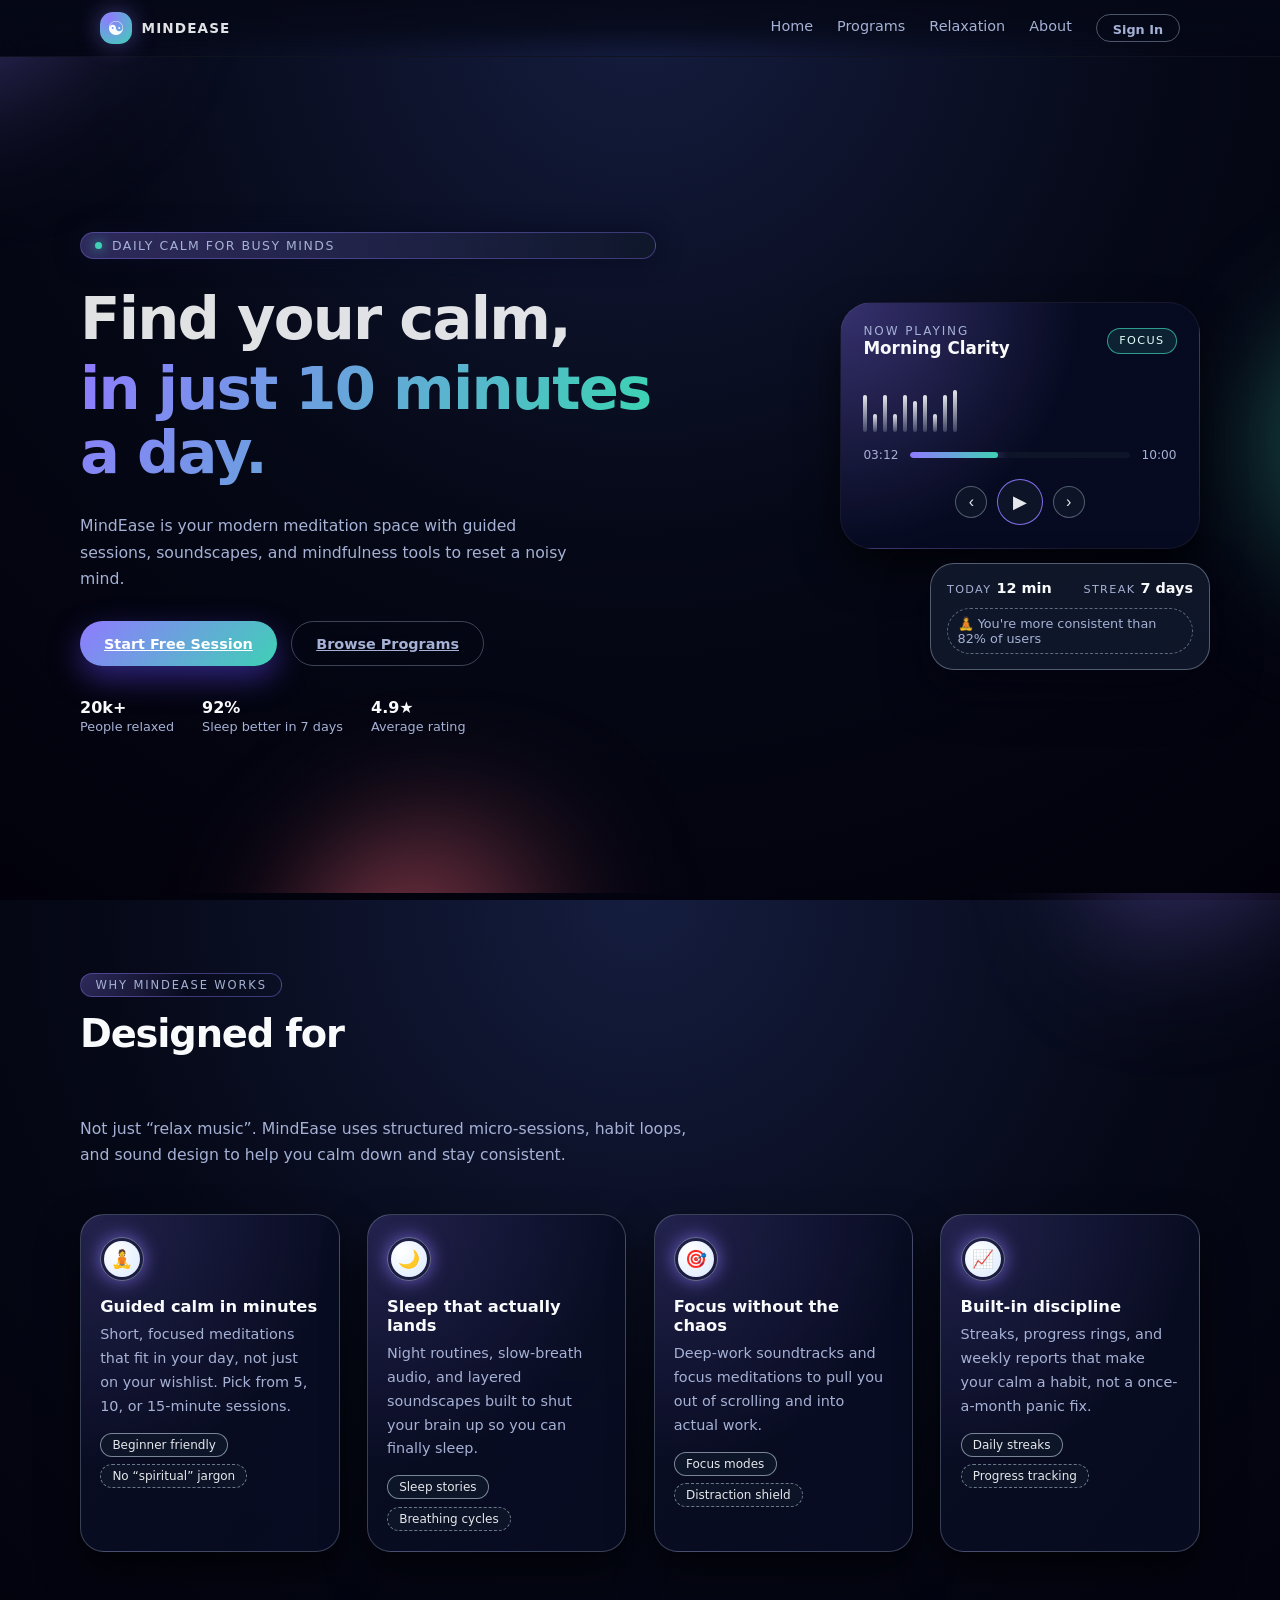
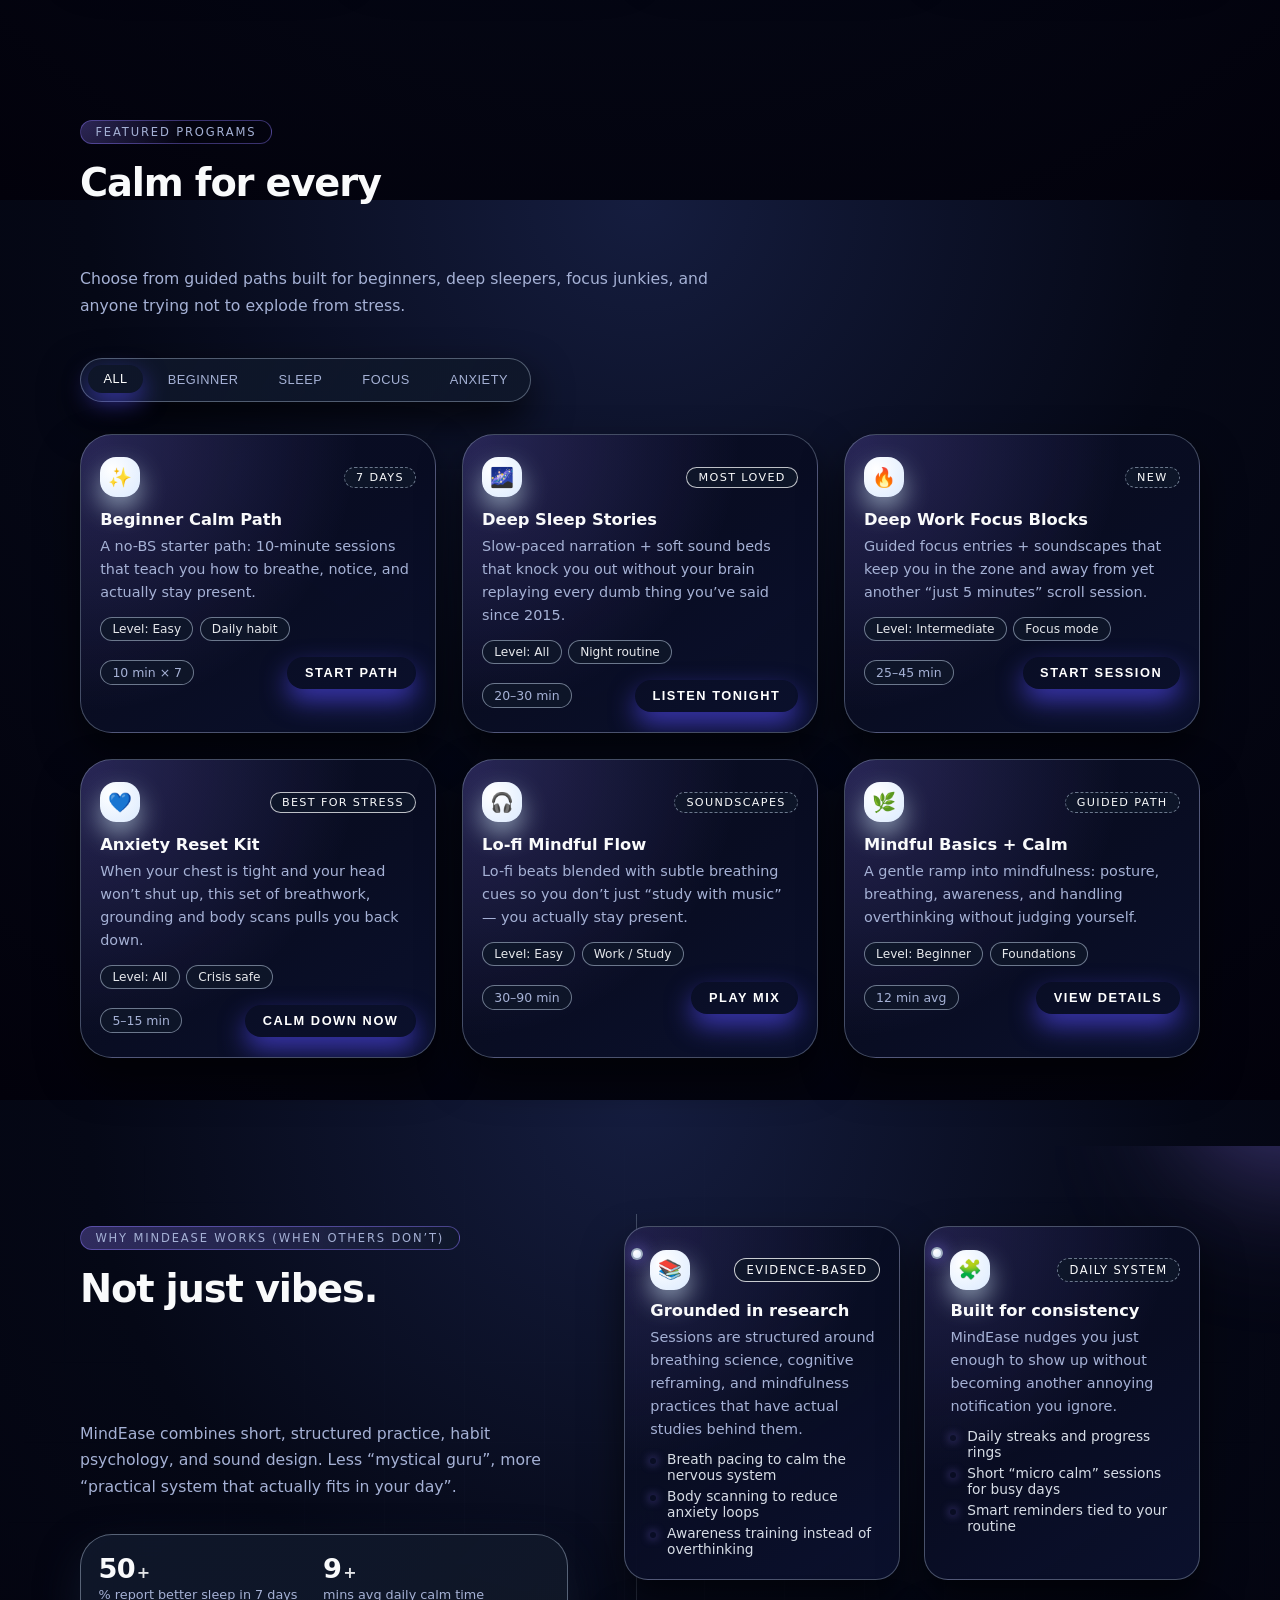
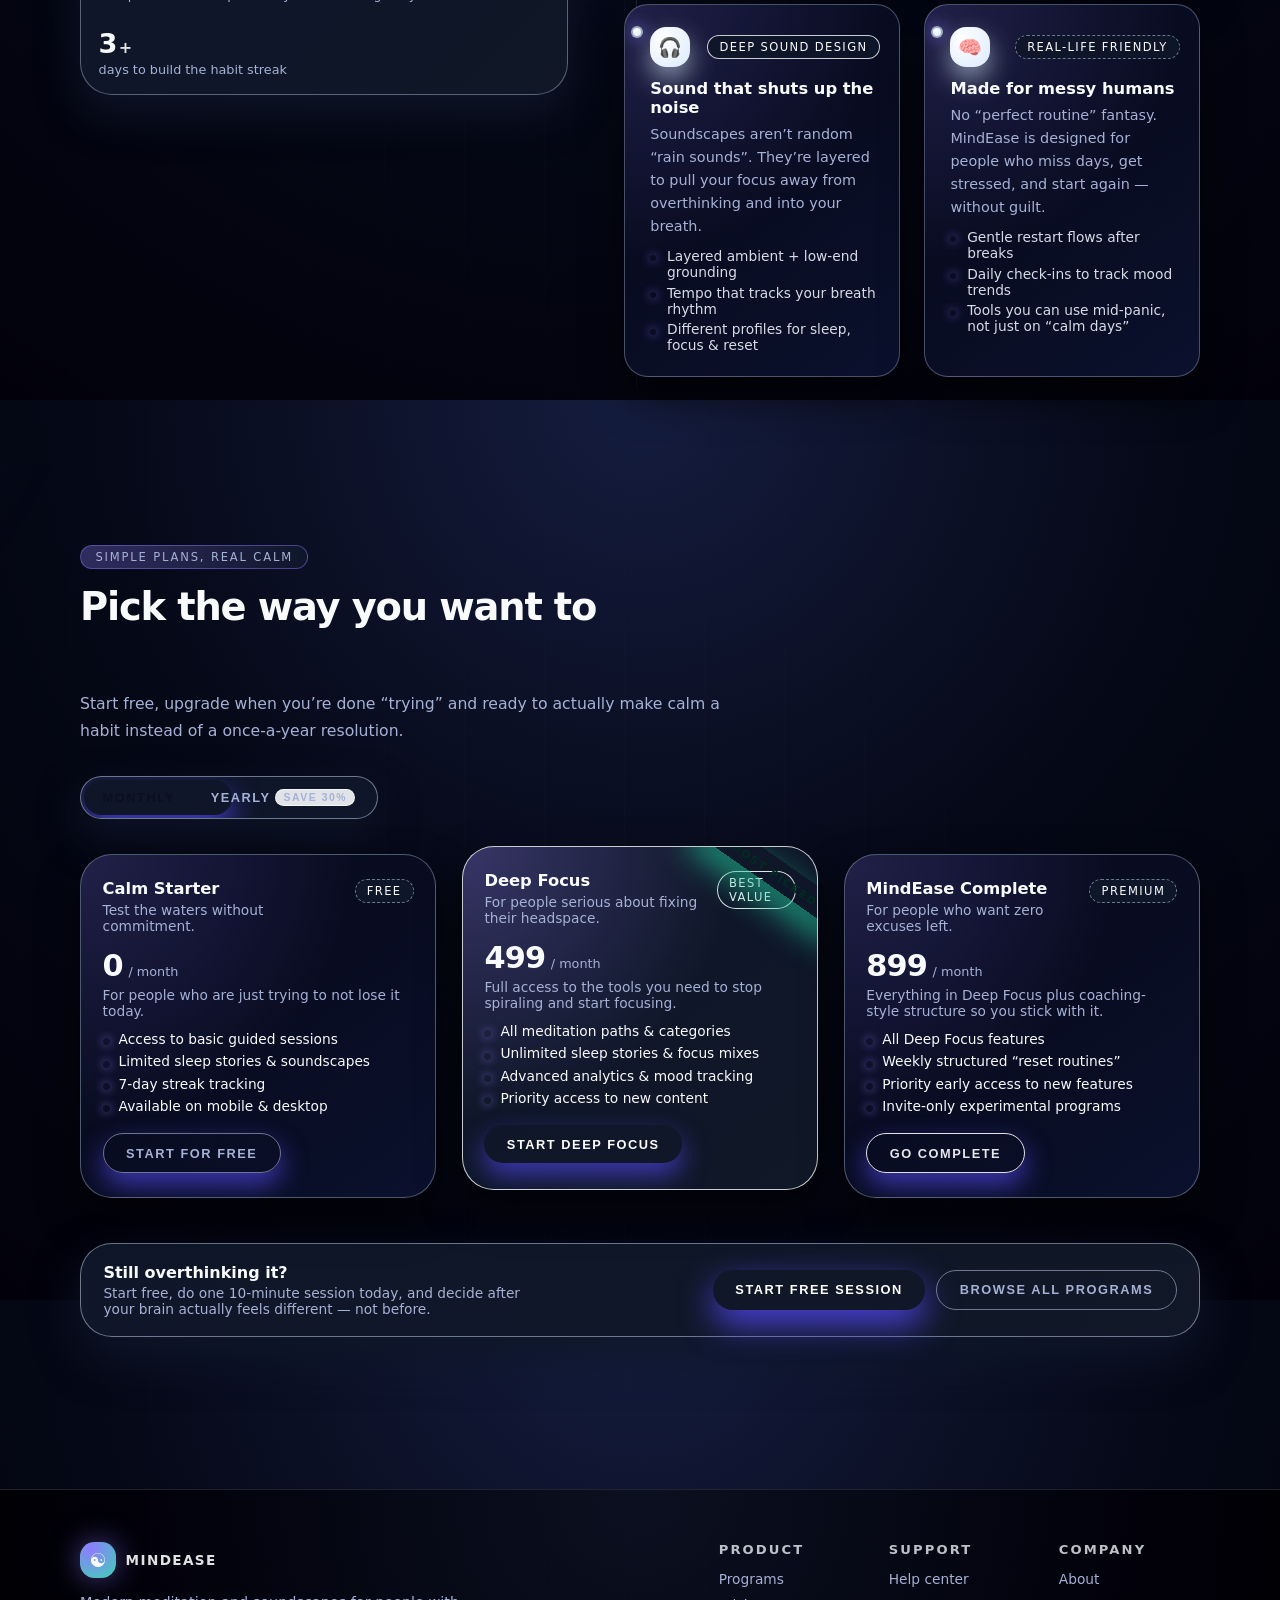
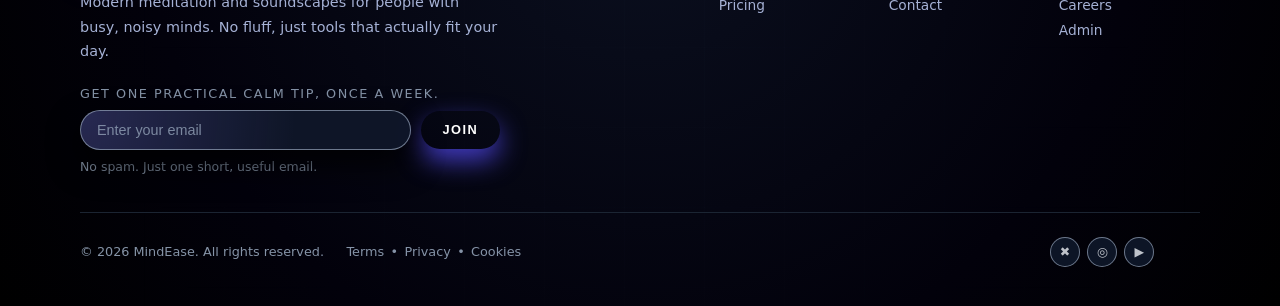
<file: Frontend/index.html>
<!DOCTYPE html>
<html lang="en">

<head>
    <meta charset="UTF-8" />
    <meta name="viewport" content="width=device-width, initial-scale=1.0" />
    <title>MINDEASE – Find Your Calm</title>
    <link rel="stylesheet" href="/Frontend/css/style.css" />
</head>

<body>
    <header class="me-header">
        <div class="me-header-inner">
            <a href="#" class="me-logo">
                <span class="me-logo-icon">☯</span>
                <span class="me-logo-text">MindEase</span>
            </a>

            <button class="me-nav-toggle" id="navToggle" aria-label="Toggle navigation">
                <span></span>
                <span></span>
            </button>

            <nav class="me-nav" id="mainNav">
                <a href="/Frontend/index.html">Home</a>
                <a href="/Frontend/html/programs.html">Programs</a>
                <a href="/Frontend/html/relax.html">Relaxation</a>
                <a href="/Frontend/html/about.html">About</a>
                <a href="/Frontend/Auth/login.html" class="me-btn me-btn-small me-btn-outline">
                    Sign In
                </a>

            </nav>
        </div>
    </header>

    <main>
        <section class="me-hero" id="home">
            <div class="me-hero-bg">
                <div class="me-blob me-blob-1"></div>
                <div class="me-blob me-blob-2"></div>
                <div class="me-blob me-blob-3"></div>
            </div>

            <div class="me-hero-inner">
                <!-- LEFT COLUMN -->
                <div class="me-hero-content">
                    <div class="me-eyebrow">
                        <span class="me-dot"></span>
                        <span>Daily calm for busy minds</span>
                    </div>

                    <h1 class="me-hero-title">
                        <span>Find your calm,</span>
                        <span class="me-gradient-text">in just 10 minutes a day.</span>
                    </h1>

                    <p class="me-hero-subtitle">
                        MindEase is your modern meditation space with guided sessions, soundscapes,
                        and mindfulness tools to reset a noisy mind.
                    </p>

                    <div class="me-hero-actions">
                        <a href="/Frontend/html/free-seccion.html" class="me-btn me-btn-primary">
                            Start Free Session
                        </a>

                        <a href="/Frontend/html/programs.html" class="me-btn me-btn-ghost">
                            Browse Programs
                        </a>

                    </div>

                    <div class="me-hero-meta">
                        <div class="me-meta-item">
                            <span class="me-meta-value">20k+</span>
                            <span class="me-meta-label">People relaxed</span>
                        </div>
                        <div class="me-meta-item">
                            <span class="me-meta-value">92%</span>
                            <span class="me-meta-label">Sleep better in 7 days</span>
                        </div>
                        <div class="me-meta-item">
                            <span class="me-meta-value">4.9★</span>
                            <span class="me-meta-label">Average rating</span>
                        </div>
                    </div>
                </div>

                <!-- RIGHT COLUMN -->
                <div class="me-hero-visual">
                    <div class="me-session-card">
                        <div class="me-session-header">
                            <div>
                                <p class="me-session-label">Now Playing</p>
                                <p class="me-session-title">Morning Clarity</p>
                            </div>
                            <span class="me-session-badge">Focus</span>
                        </div>

                        <div class="me-session-wave">
                            <span></span><span></span><span></span><span></span><span></span>
                            <span></span><span></span><span></span><span></span><span></span>
                        </div>

                        <div class="me-session-timeline">
                            <span class="me-session-time">03:12</span>
                            <div class="me-progress-bar">
                                <div class="me-progress-fill"></div>
                            </div>
                            <span class="me-session-time">10:00</span>
                        </div>

                        <div class="me-session-controls">
                            <button class="me-circle-btn me-circle-btn-sm" aria-label="Previous session">
                                ‹
                            </button>
                            <button class="me-circle-btn me-circle-btn-lg" aria-label="Play/Pause">
                                ▶
                            </button>
                            <button class="me-circle-btn me-circle-btn-sm" aria-label="Next session">
                                ›
                            </button>
                        </div>
                    </div>

                    <div class="me-stats-card">
                        <div class="me-stats-row">
                            <div class="me-stat">
                                <span class="me-stat-label">Today</span>
                                <span class="me-stat-value">12 min</span>
                            </div>
                            <div class="me-stat">
                                <span class="me-stat-label">Streak</span>
                                <span class="me-stat-value">7 days</span>
                            </div>
                        </div>
                        <div class="me-stats-pill">
                            🧘 You're more consistent than 82% of users
                        </div>
                    </div>
                </div>
            </div>
        </section>

        <section class="me-benefits" id="benefits">
            <div class="me-benefits-bg">
                <div class="me-benefit-blob me-benefit-blob-1"></div>
                <div class="me-benefit-blob me-benefit-blob-2"></div>
            </div>

            <div class="me-benefits-inner">
                <header class="me-benefits-header">
                    <p class="me-benefits-eyebrow">Why MindEase works</p>
                    <h2 class="me-benefits-title">
                        Designed for <span class="me-benefits-gradient">busy, noisy minds</span>
                    </h2>
                    <p class="me-benefits-subtitle">
                        Not just “relax music”. MindEase uses structured micro-sessions, habit loops,
                        and sound design to help you calm down and stay consistent.
                    </p>
                </header>

                <div class="me-benefits-grid">
                    <!-- CARD 1 -->
                    <article class="me-benefit-card" data-benefit>
                        <div class="me-benefit-icon-wrap">
                            <div class="me-benefit-icon-ring"></div>
                            <span class="me-benefit-icon">🧘</span>
                        </div>
                        <h3 class="me-benefit-card-title">Guided calm in minutes</h3>
                        <p class="me-benefit-card-text">
                            Short, focused meditations that fit in your day, not just on your wishlist.
                            Pick from 5, 10, or 15-minute sessions.
                        </p>
                        <div class="me-benefit-meta">
                            <span class="me-benefit-pill">Beginner friendly</span>
                            <span class="me-benefit-pill me-benefit-pill-soft">No “spiritual” jargon</span>
                        </div>
                    </article>

                    <!-- CARD 2 -->
                    <article class="me-benefit-card" data-benefit>
                        <div class="me-benefit-icon-wrap">
                            <div class="me-benefit-icon-ring"></div>
                            <span class="me-benefit-icon">🌙</span>
                        </div>
                        <h3 class="me-benefit-card-title">Sleep that actually lands</h3>
                        <p class="me-benefit-card-text">
                            Night routines, slow-breath audio, and layered soundscapes built to shut
                            your brain up so you can finally sleep.
                        </p>
                        <div class="me-benefit-meta">
                            <span class="me-benefit-pill">Sleep stories</span>
                            <span class="me-benefit-pill me-benefit-pill-soft">Breathing cycles</span>
                        </div>
                    </article>

                    <!-- CARD 3 -->
                    <article class="me-benefit-card" data-benefit>
                        <div class="me-benefit-icon-wrap">
                            <div class="me-benefit-icon-ring"></div>
                            <span class="me-benefit-icon">🎯</span>
                        </div>
                        <h3 class="me-benefit-card-title">Focus without the chaos</h3>
                        <p class="me-benefit-card-text">
                            Deep-work soundtracks and focus meditations to pull you out of scrolling
                            and into actual work.
                        </p>
                        <div class="me-benefit-meta">
                            <span class="me-benefit-pill">Focus modes</span>
                            <span class="me-benefit-pill me-benefit-pill-soft">Distraction shield</span>
                        </div>
                    </article>

                    <!-- CARD 4 -->
                    <article class="me-benefit-card" data-benefit>
                        <div class="me-benefit-icon-wrap">
                            <div class="me-benefit-icon-ring"></div>
                            <span class="me-benefit-icon">📈</span>
                        </div>
                        <h3 class="me-benefit-card-title">Built-in discipline</h3>
                        <p class="me-benefit-card-text">
                            Streaks, progress rings, and weekly reports that make your calm a habit,
                            not a once-a-month panic fix.
                        </p>
                        <div class="me-benefit-meta">
                            <span class="me-benefit-pill">Daily streaks</span>
                            <span class="me-benefit-pill me-benefit-pill-soft">Progress tracking</span>
                        </div>
                    </article>
                </div>
            </div>
        </section>

        <!-- Featured Programs / Categories Section -->
        <section class="me-programs" id="programs">
            <div class="me-programs-bg">
                <div class="me-program-blob me-program-blob-1"></div>
                <div class="me-program-blob me-program-blob-2"></div>
            </div>

            <div class="me-programs-inner">
                <!-- Header -->
                <header class="me-programs-header">
                    <p class="me-programs-eyebrow">Featured Programs</p>
                    <h2 class="me-programs-title">
                        Calm for every <span class="me-programs-gradient">phase of your day</span>
                    </h2>
                    <p class="me-programs-subtitle">
                        Choose from guided paths built for beginners, deep sleepers, focus junkies,
                        and anyone trying not to explode from stress.
                    </p>
                </header>

                <!-- Category Tabs -->
                <div class="me-programs-tabs" role="tablist">
                    <button class="me-program-tab is-active" data-filter="all" role="tab">
                        All
                    </button>
                    <button class="me-program-tab" data-filter="beginner" role="tab">
                        Beginner
                    </button>
                    <button class="me-program-tab" data-filter="sleep" role="tab">
                        Sleep
                    </button>
                    <button class="me-program-tab" data-filter="focus" role="tab">
                        Focus
                    </button>
                    <button class="me-program-tab" data-filter="anxiety" role="tab">
                        Anxiety
                    </button>
                </div>

                <!-- Programs Grid -->
                <div class="me-programs-grid">
                    <!-- Card 1 -->
                    <article class="me-program-card" data-program data-category="beginner">
                        <div class="me-program-top">
                            <div class="me-program-icon-wrap">
                                <span class="me-program-icon">✨</span>
                            </div>
                            <span class="me-program-tag me-program-tag-soft">7 days</span>
                        </div>

                        <h3 class="me-program-name">Beginner Calm Path</h3>
                        <p class="me-program-desc">
                            A no-BS starter path: 10-minute sessions that teach you how to breathe,
                            notice, and actually stay present.
                        </p>

                        <div class="me-program-meta">
                            <span class="me-program-pill">Level: Easy</span>
                            <span class="me-program-pill">Daily habit</span>
                        </div>

                        <div class="me-program-footer">
                            <span class="me-program-badge">10 min × 7</span>
                            <button class="me-program-cta" data-cta>
                                Start Path
                            </button>
                        </div>
                    </article>

                    <!-- Card 2 -->
                    <article class="me-program-card" data-program data-category="sleep">
                        <div class="me-program-top">
                            <div class="me-program-icon-wrap">
                                <span class="me-program-icon">🌌</span>
                            </div>
                            <span class="me-program-tag">Most loved</span>
                        </div>

                        <h3 class="me-program-name">Deep Sleep Stories</h3>
                        <p class="me-program-desc">
                            Slow-paced narration + soft sound beds that knock you out without your
                            brain replaying every dumb thing you’ve said since 2015.
                        </p>

                        <div class="me-program-meta">
                            <span class="me-program-pill">Level: All</span>
                            <span class="me-program-pill">Night routine</span>
                        </div>

                        <div class="me-program-footer">
                            <span class="me-program-badge">20–30 min</span>
                            <button class="me-program-cta" data-cta>
                                Listen Tonight
                            </button>
                        </div>
                    </article>

                    <!-- Card 3 -->
                    <article class="me-program-card" data-program data-category="focus">
                        <div class="me-program-top">
                            <div class="me-program-icon-wrap">
                                <span class="me-program-icon">🔥</span>
                            </div>
                            <span class="me-program-tag me-program-tag-soft">New</span>
                        </div>

                        <h3 class="me-program-name">Deep Work Focus Blocks</h3>
                        <p class="me-program-desc">
                            Guided focus entries + soundscapes that keep you in the zone and away from
                            yet another “just 5 minutes” scroll session.
                        </p>

                        <div class="me-program-meta">
                            <span class="me-program-pill">Level: Intermediate</span>
                            <span class="me-program-pill">Focus mode</span>
                        </div>

                        <div class="me-program-footer">
                            <span class="me-program-badge">25–45 min</span>
                            <button class="me-program-cta" data-cta>
                                Start Session
                            </button>
                        </div>
                    </article>

                    <!-- Card 4 -->
                    <article class="me-program-card" data-program data-category="anxiety">
                        <div class="me-program-top">
                            <div class="me-program-icon-wrap">
                                <span class="me-program-icon">💙</span>
                            </div>
                            <span class="me-program-tag">Best for stress</span>
                        </div>

                        <h3 class="me-program-name">Anxiety Reset Kit</h3>
                        <p class="me-program-desc">
                            When your chest is tight and your head won’t shut up, this set of
                            breathwork, grounding and body scans pulls you back down.
                        </p>

                        <div class="me-program-meta">
                            <span class="me-program-pill">Level: All</span>
                            <span class="me-program-pill">Crisis safe</span>
                        </div>

                        <div class="me-program-footer">
                            <span class="me-program-badge">5–15 min</span>
                            <button class="me-program-cta" data-cta>
                                Calm Down Now
                            </button>
                        </div>
                    </article>

                    <!-- Card 5 -->
                    <article class="me-program-card" data-program data-category="focus">
                        <div class="me-program-top">
                            <div class="me-program-icon-wrap">
                                <span class="me-program-icon">🎧</span>
                            </div>
                            <span class="me-program-tag me-program-tag-soft">Soundscapes</span>
                        </div>

                        <h3 class="me-program-name">Lo-fi Mindful Flow</h3>
                        <p class="me-program-desc">
                            Lo-fi beats blended with subtle breathing cues so you don’t just “study
                            with music” — you actually stay present.
                        </p>

                        <div class="me-program-meta">
                            <span class="me-program-pill">Level: Easy</span>
                            <span class="me-program-pill">Work / Study</span>
                        </div>

                        <div class="me-program-footer">
                            <span class="me-program-badge">30–90 min</span>
                            <button class="me-program-cta" data-cta>
                                Play Mix
                            </button>
                        </div>
                    </article>

                    <!-- Card 6 -->
                    <article class="me-program-card" data-program data-category="beginner anxiety">
                        <div class="me-program-top">
                            <div class="me-program-icon-wrap">
                                <span class="me-program-icon">🌿</span>
                            </div>
                            <span class="me-program-tag me-program-tag-soft">Guided path</span>
                        </div>

                        <h3 class="me-program-name">Mindful Basics + Calm</h3>
                        <p class="me-program-desc">
                            A gentle ramp into mindfulness: posture, breathing, awareness, and
                            handling overthinking without judging yourself.
                        </p>

                        <div class="me-program-meta">
                            <span class="me-program-pill">Level: Beginner</span>
                            <span class="me-program-pill">Foundations</span>
                        </div>

                        <div class="me-program-footer">
                            <span class="me-program-badge">12 min avg</span>
                            <button class="me-program-cta" data-cta>
                                View Details
                            </button>
                        </div>
                    </article>
                </div>
            </div>
        </section>

        <!-- WHY MINDEASE WORKS SECTION -->
        <section class="me-why" id="why">
            <div class="me-why-bg">
                <div class="me-why-blob me-why-blob-1"></div>
                <div class="me-why-blob me-why-blob-2"></div>
                <div class="me-why-grid-lines"></div>
            </div>

            <div class="me-why-inner">
                <!-- LEFT: TEXT + STATS -->
                <div class="me-why-main">
                    <header class="me-why-header">
                        <p class="me-why-eyebrow">Why MindEase works (when others don’t)</p>
                        <h2 class="me-why-title">
                            Not just vibes.
                            <span class="me-why-gradient">Built like a mental gym.</span>
                        </h2>
                        <p class="me-why-subtitle">
                            MindEase combines short, structured practice, habit psychology, and sound design.
                            Less “mystical guru”, more “practical system that actually fits in your day”.
                        </p>
                    </header>

                    <div class="me-why-stats">
                        <div class="me-why-stat">
                            <span class="me-why-stat-value" data-counter data-target="92">0</span>
                            <span class="me-why-stat-label">% report better sleep in 7 days</span>
                        </div>
                        <div class="me-why-stat">
                            <span class="me-why-stat-value" data-counter data-target="18">0</span>
                            <span class="me-why-stat-label">mins avg daily calm time</span>
                        </div>
                        <div class="me-why-stat">
                            <span class="me-why-stat-value" data-counter data-target="7">0</span>
                            <span class="me-why-stat-label">days to build the habit streak</span>
                        </div>
                    </div>
                </div>

                <!-- RIGHT: PILLAR CARDS -->
                <div class="me-why-grid">
                    <!-- Card 1 -->
                    <article class="me-why-card" data-why>
                        <div class="me-why-card-header">
                            <div class="me-why-icon-wrap">
                                <span class="me-why-icon">📚</span>
                            </div>
                            <span class="me-why-tag">Evidence-based</span>
                        </div>
                        <h3 class="me-why-card-title">Grounded in research</h3>
                        <p class="me-why-card-text">
                            Sessions are structured around breathing science, cognitive reframing,
                            and mindfulness practices that have actual studies behind them.
                        </p>
                        <ul class="me-why-list">
                            <li>Breath pacing to calm the nervous system</li>
                            <li>Body scanning to reduce anxiety loops</li>
                            <li>Awareness training instead of overthinking</li>
                        </ul>
                    </article>

                    <!-- Card 2 -->
                    <article class="me-why-card" data-why>
                        <div class="me-why-card-header">
                            <div class="me-why-icon-wrap">
                                <span class="me-why-icon">🧩</span>
                            </div>
                            <span class="me-why-tag me-why-tag-soft">Daily system</span>
                        </div>
                        <h3 class="me-why-card-title">Built for consistency</h3>
                        <p class="me-why-card-text">
                            MindEase nudges you just enough to show up without becoming another
                            annoying notification you ignore.
                        </p>
                        <ul class="me-why-list">
                            <li>Daily streaks and progress rings</li>
                            <li>Short “micro calm” sessions for busy days</li>
                            <li>Smart reminders tied to your routine</li>
                        </ul>
                    </article>

                    <!-- Card 3 -->
                    <article class="me-why-card" data-why>
                        <div class="me-why-card-header">
                            <div class="me-why-icon-wrap">
                                <span class="me-why-icon">🎧</span>
                            </div>
                            <span class="me-why-tag">Deep sound design</span>
                        </div>
                        <h3 class="me-why-card-title">Sound that shuts up the noise</h3>
                        <p class="me-why-card-text">
                            Soundscapes aren’t random “rain sounds”. They’re layered to pull your
                            focus away from overthinking and into your breath.
                        </p>
                        <ul class="me-why-list">
                            <li>Layered ambient + low-end grounding</li>
                            <li>Tempo that tracks your breath rhythm</li>
                            <li>Different profiles for sleep, focus & reset</li>
                        </ul>
                    </article>

                    <!-- Card 4 -->
                    <article class="me-why-card" data-why>
                        <div class="me-why-card-header">
                            <div class="me-why-icon-wrap">
                                <span class="me-why-icon">🧠</span>
                            </div>
                            <span class="me-why-tag me-why-tag-soft">Real-life friendly</span>
                        </div>
                        <h3 class="me-why-card-title">Made for messy humans</h3>
                        <p class="me-why-card-text">
                            No “perfect routine” fantasy. MindEase is designed for people who miss days,
                            get stressed, and start again — without guilt.
                        </p>
                        <ul class="me-why-list">
                            <li>Gentle restart flows after breaks</li>
                            <li>Daily check-ins to track mood trends</li>
                            <li>Tools you can use mid-panic, not just on “calm days”</li>
                        </ul>
                    </article>
                </div>
            </div>
        </section>

        <!-- PRICING / CTA SECTION -->
        <section class="me-pricing" id="pricing">
            <div class="me-pricing-bg">
                <div class="me-pricing-blob me-pricing-blob-1"></div>
                <div class="me-pricing-blob me-pricing-blob-2"></div>
                <div class="me-pricing-grid-lines"></div>
            </div>

            <div class="me-pricing-inner">
                <!-- Header -->
                <header class="me-pricing-header">
                    <p class="me-pricing-eyebrow">Simple plans, real calm</p>
                    <h2 class="me-pricing-title">
                        Pick the way you want to
                        <span class="me-pricing-gradient">reset your mind.</span>
                    </h2>
                    <p class="me-pricing-subtitle">
                        Start free, upgrade when you’re done “trying” and ready to actually
                        make calm a habit instead of a once-a-year resolution.
                    </p>
                </header>

                <!-- Billing Toggle -->
                <div class="me-billing-toggle" data-billing-toggle>
                    <button class="me-billing-btn is-active" data-billing="monthly" type="button">
                        Monthly
                    </button>
                    <button class="me-billing-btn" data-billing="yearly" type="button">
                        Yearly
                        <span class="me-billing-save">Save 30%</span>
                    </button>
                    <div class="me-billing-pill" aria-hidden="true"></div>
                </div>

                <!-- Pricing Grid -->
                <div class="me-pricing-grid">
                    <!-- Plan 1 -->
                    <article class="me-price-card" data-plan data-plan-type="starter">
                        <div class="me-price-card-header">
                            <div>
                                <h3 class="me-price-name">Calm Starter</h3>
                                <p class="me-price-label">Test the waters without commitment.</p>
                            </div>
                            <span class="me-price-tag me-price-tag-soft">Free</span>
                        </div>

                        <div class="me-price-value-wrap">
                            <span class="me-price-value" data-price data-monthly="0" data-yearly="0">0</span>
                            <span class="me-price-suffix">/ forever</span>
                        </div>

                        <p class="me-price-note">
                            For people who are just trying to not lose it today.
                        </p>

                        <ul class="me-price-features">
                            <li>Access to basic guided sessions</li>
                            <li>Limited sleep stories & soundscapes</li>
                            <li>7-day streak tracking</li>
                            <li>Available on mobile & desktop</li>
                        </ul>

                        <button class="me-price-cta me-price-cta-ghost" type="button">
                            Start for free
                        </button>
                    </article>

                    <!-- Plan 2 (Best Value) -->
                    <article class="me-price-card me-price-card-featured" data-plan data-plan-type="plus">
                        <div class="me-price-card-header">
                            <div>
                                <h3 class="me-price-name">Deep Focus</h3>
                                <p class="me-price-label">For people serious about fixing their headspace.</p>
                            </div>
                            <span class="me-price-tag">Best value</span>
                        </div>

                        <div class="me-price-value-wrap">
                            <span class="me-price-value" data-price data-monthly="499" data-yearly="349">499</span>
                            <span class="me-price-suffix">/ month</span>
                        </div>

                        <p class="me-price-note">
                            Full access to the tools you need to stop spiraling and start focusing.
                        </p>

                        <ul class="me-price-features">
                            <li>All meditation paths & categories</li>
                            <li>Unlimited sleep stories & focus mixes</li>
                            <li>Advanced analytics & mood tracking</li>
                            <li>Priority access to new content</li>
                        </ul>

                        <button class="me-price-cta" type="button">
                            Start Deep Focus
                        </button>

                        <div class="me-price-ribbon">
                            <span>Most picked</span>
                        </div>
                    </article>

                    <!-- Plan 3 -->
                    <article class="me-price-card" data-plan data-plan-type="pro">
                        <div class="me-price-card-header">
                            <div>
                                <h3 class="me-price-name">MindEase Complete</h3>
                                <p class="me-price-label">For people who want zero excuses left.</p>
                            </div>
                            <span class="me-price-tag me-price-tag-soft">Premium</span>
                        </div>

                        <div class="me-price-value-wrap">
                            <span class="me-price-value" data-price data-monthly="899" data-yearly="649">899</span>
                            <span class="me-price-suffix">/ month</span>
                        </div>

                        <p class="me-price-note">
                            Everything in Deep Focus plus coaching-style structure so you stick with it.
                        </p>

                        <ul class="me-price-features">
                            <li>All Deep Focus features</li>
                            <li>Weekly structured “reset routines”</li>
                            <li>Priority early access to new features</li>
                            <li>Invite-only experimental programs</li>
                        </ul>

                        <button class="me-price-cta me-price-cta-outline" type="button">
                            Go Complete
                        </button>
                    </article>
                </div>

                <!-- Final CTA Strip -->
                <div class="me-final-cta">
                    <div class="me-final-cta-text">
                        <h3>Still overthinking it?</h3>
                        <p>
                            Start free, do one 10-minute session today, and decide after your brain
                            actually feels different — not before.
                        </p>
                    </div>
                    <div class="me-final-cta-actions">
                        <button class="me-final-cta-btn me-final-cta-primary" type="button">
                            Start Free Session
                        </button>
                        <button class="me-final-cta-btn me-final-cta-ghost" type="button">
                            Browse all programs
                        </button>
                    </div>
                </div>
            </div>
        </section>

        <!-- FOOTER SECTION -->
        <footer class="me-footer" id="footer">
            <div class="me-footer-bg">
                <div class="me-footer-blob me-footer-blob-1"></div>
                <div class="me-footer-blob me-footer-blob-2"></div>
                <div class="me-footer-grid-lines"></div>
            </div>

            <div class="me-footer-inner">
                <!-- Top row -->
                <div class="me-footer-top">
                    <!-- Brand + newsletter -->
                    <div class="me-footer-brand">
                        <a href="#home" class="me-footer-logo">
                            <span class="me-footer-logo-icon">☯</span>
                            <span class="me-footer-logo-text">MindEase</span>
                        </a>
                        <p class="me-footer-tagline">
                            Modern meditation and soundscapes for people with busy, noisy minds.
                            No fluff, just tools that actually fit your day.
                        </p>

                        <form class="me-footer-form" id="meFooterForm" autocomplete="off">
                            <label class="me-footer-form-label" for="meFooterEmail">
                                Get one practical calm tip, once a week.
                            </label>
                            <div class="me-footer-form-row">
                                <div class="me-footer-input-wrap">
                                    <input type="email" id="meFooterEmail" name="email" placeholder="Enter your email"
                                        required />
                                    <span class="me-footer-input-glow"></span>
                                </div>
                                <button type="submit" class="me-footer-submit">
                                    Join
                                </button>
                            </div>
                            <p class="me-footer-form-note" id="meFooterMessage">
                                No spam. Just one short, useful email.
                            </p>
                        </form>
                    </div>

                    <!-- Link columns -->
                    <div class="me-footer-links">
                        <div class="me-footer-column">
                            <h4 class="me-footer-column-title">Product</h4>
                            <ul>
                                <li><a href="#programs">Programs</a></li>

                                <li><a href="#pricing">Pricing</a></li>

                            </ul>
                        </div>

                        <div class="me-footer-column">
                            <h4 class="me-footer-column-title">Support</h4>
                            <ul>
                                <li><a href="#help">Help center</a></li>
                                <li><a href="#contact">Contact</a></li>
                            </ul>
                        </div>

                        <div class="me-footer-column">
                            <h4 class="me-footer-column-title">Company</h4>
                            <ul>
                                <li><a href="#about">About</a></li>
                                <li><a href="#careers">Careers</a></li>
                                <li><a href="/Admin/admin.html">Admin</a></li>

                            </ul>
                        </div>
                    </div>
                </div>

                <!-- Divider -->
                <div class="me-footer-divider"></div>

                <!-- Bottom row -->
                <div class="me-footer-bottom">
                    <div class="me-footer-bottom-left">
                        <span class="me-footer-copy">
                            © <span id="meFooterYear"></span> MindEase. All rights reserved.
                        </span>
                        <div class="me-footer-legal">
                            <a href="#terms">Terms</a>
                            <span>•</span>
                            <a href="#privacy">Privacy</a>
                            <span>•</span>
                            <a href="#cookies">Cookies</a>
                        </div>
                    </div>

                    <div class="me-footer-bottom-right">
                        <div class="me-footer-social">
                            <a href="#" aria-label="MindEase on Twitter" class="me-footer-social-link">
                                ✖
                            </a>
                            <a href="#" aria-label="MindEase on Instagram" class="me-footer-social-link">
                                ◎
                            </a>
                            <a href="#" aria-label="MindEase on YouTube" class="me-footer-social-link">
                                ▶
                            </a>
                        </div>

                        <button class="me-footer-top-btn" type="button" id="meScrollTopBtn"
                            aria-label="Scroll back to top">
                            ↑
                        </button>
                    </div>
                </div>
            </div>
        </footer>


    </main>

    <script src="/Frontend/js/script.js" defer></script>
</body>

</html>
</file>
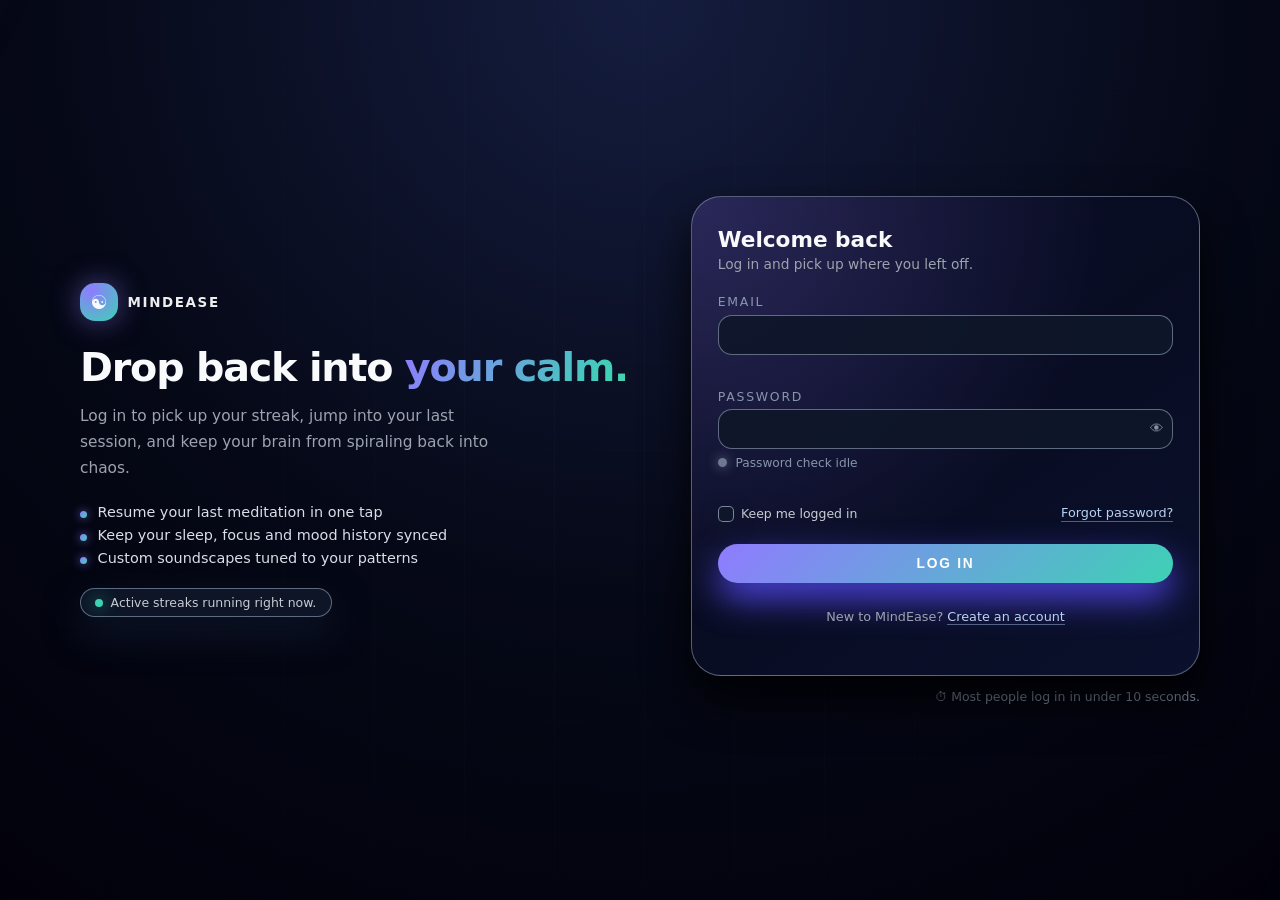
<file: Frontend/Auth/login.html>
<!DOCTYPE html>
<html lang="en">
<head>
  <meta charset="UTF-8" />
  <meta name="viewport" content="width=device-width, initial-scale=1.0" />
  <title>MindEase – Log In</title>
  <link rel="stylesheet" href="/Frontend/css/login.css" />
</head>
<body>
  <main class="me-auth">
    <div class="me-auth-bg">
      <div class="me-auth-blob me-auth-blob-1"></div>
      <div class="me-auth-blob me-auth-blob-2"></div>
      <div class="me-auth-grid-lines"></div>
    </div>

    <div class="me-auth-inner">
      <!-- LEFT SIDE: BRAND / COPY -->
      <section class="me-auth-info">
        <a href="index.html" class="me-auth-logo">
          <span class="me-auth-logo-icon">☯</span>
          <span class="me-auth-logo-text">MindEase</span>
        </a>

        <h1 class="me-auth-title">
          Drop back into <span class="me-auth-gradient">your calm.</span>
        </h1>
        <p class="me-auth-subtitle">
          Log in to pick up your streak, jump into your last session, and keep your
          brain from spiraling back into chaos.
        </p>

        <ul class="me-auth-points">
          <li>Resume your last meditation in one tap</li>
          <li>Keep your sleep, focus and mood history synced</li>
          <li>Custom soundscapes tuned to your patterns</li>
        </ul>

        <div class="me-auth-badge">
          <span class="me-auth-badge-dot"></span>
          <span>Active streaks running right now.</span>
        </div>
      </section>

      <!-- RIGHT SIDE: LOGIN CARD -->
      <section class="me-auth-panel">
        <div class="me-auth-card">
          <header class="me-auth-header">
            <h2>Welcome back</h2>
            <p>Log in and pick up where you left off.</p>
          </header>

          <form id="meLoginForm" class="me-auth-form" novalidate>
            <!-- Email -->
            <div class="me-field">
              <label for="email" class="me-label">Email</label>
              <input
                type="email"
                id="email"
                name="email"
                class="me-input"
                autocomplete="email"
                required
              />
              <span class="me-field-border"></span>
              <p class="me-field-error" data-error-for="email"></p>
            </div>

            <!-- Password -->
            <div class="me-field">
              <label for="password" class="me-label">Password</label>
              <div class="me-input-with-icon">
                <input
                  type="password"
                  id="password"
                  name="password"
                  class="me-input me-input-password"
                  autocomplete="current-password"
                  required
                />
                <button
                  type="button"
                  class="me-toggle-password"
                  data-toggle="password"
                  aria-label="Toggle password visibility"
                >
                  👁
                </button>
              </div>

              <div class="me-strength me-strength-compact">
                <span class="me-strength-dot" id="meStrengthDot"></span>
                <span class="me-strength-label" id="meStrengthLabel">Password check idle</span>
              </div>

              <span class="me-field-border"></span>
              <p class="me-field-error" data-error-for="password"></p>
            </div>

            <!-- Remember + Forgot -->
            <div class="me-login-row">
              <label class="me-checkbox me-checkbox-small">
                <input type="checkbox" id="remember" />
                <span class="me-checkbox-box"></span>
                <span class="me-checkbox-label">Keep me logged in</span>
              </label>

              <a href="forgot-password.html" class="me-login-forgot">
                Forgot password?
              </a>
            </div>

            <!-- CTA -->
            <button type="submit" class="me-auth-btn">
              Log in
            </button>

            <p class="me-auth-meta">
              New to MindEase?
              <a href="/Frontend/Auth/signup.html">Create an account</a>
            </p>

            <p class="me-auth-message" id="meFormMessage"></p>
          </form>
        </div>

        <!-- Small trust bar -->
        <div class="me-auth-footnote">
          <span>⏱ Most people log in in under 10 seconds.</span>
        </div>
      </section>
    </div>
  </main>

  <script src="/Frontend/js/login.js" defer></script>
</body>
</html>
</file>
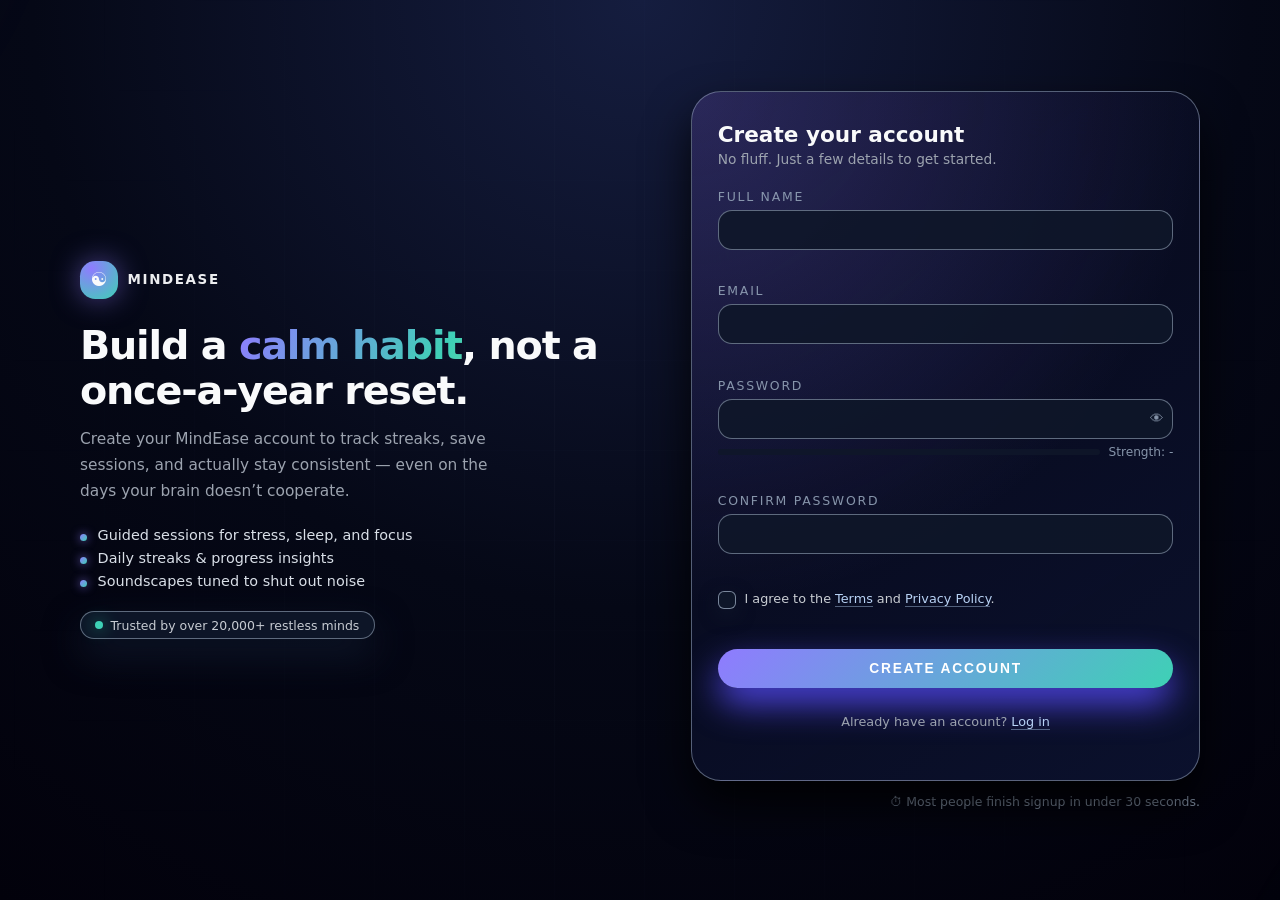
<file: Frontend/Auth/signup.html>
<!DOCTYPE html>
<html lang="en">
<head>
  <meta charset="UTF-8" />
  <meta name="viewport" content="width=device-width, initial-scale=1.0" />
  <title>MindEase – Create Account</title>
  <link rel="stylesheet" href="/Frontend/css/signup.css" />
</head>
<body>
  <main class="me-auth">
    <div class="me-auth-bg">
      <div class="me-auth-blob me-auth-blob-1"></div>
      <div class="me-auth-blob me-auth-blob-2"></div>
      <div class="me-auth-grid-lines"></div>
    </div>

    <div class="me-auth-inner">
      <!-- LEFT SIDE: BRAND / COPY -->
      <section class="me-auth-info">
        <a href="index.html" class="me-auth-logo">
          <span class="me-auth-logo-icon">☯</span>
          <span class="me-auth-logo-text">MindEase</span>
        </a>

        <h1 class="me-auth-title">
          Build a <span class="me-auth-gradient">calm habit</span>, not a once-a-year reset.
        </h1>
        <p class="me-auth-subtitle">
          Create your MindEase account to track streaks, save sessions, and actually
          stay consistent — even on the days your brain doesn’t cooperate.
        </p>

        <ul class="me-auth-points">
          <li>Guided sessions for stress, sleep, and focus</li>
          <li>Daily streaks & progress insights</li>
          <li>Soundscapes tuned to shut out noise</li>
        </ul>

        <div class="me-auth-badge">
          <span class="me-auth-badge-dot"></span>
          <span>Trusted by over 20,000+ restless minds</span>
        </div>
      </section>

      <!-- RIGHT SIDE: SIGNUP CARD -->
      <section class="me-auth-panel">
        <div class="me-auth-card">
          <header class="me-auth-header">
            <h2>Create your account</h2>
            <p>No fluff. Just a few details to get started.</p>
          </header>

          <form id="meSignupForm" class="me-auth-form" novalidate>
            <!-- Name -->
            <div class="me-field">
              <label for="name" class="me-label">Full name</label>
              <input
                type="text"
                id="name"
                name="name"
                class="me-input"
                autocomplete="name"
                required
              />
              <span class="me-field-border"></span>
              <p class="me-field-error" data-error-for="name"></p>
            </div>

            <!-- Email -->
            <div class="me-field">
              <label for="email" class="me-label">Email</label>
              <input
                type="email"
                id="email"
                name="email"
                class="me-input"
                autocomplete="email"
                required
              />
              <span class="me-field-border"></span>
              <p class="me-field-error" data-error-for="email"></p>
            </div>

            <!-- Password -->
            <div class="me-field">
              <label for="password" class="me-label">Password</label>
              <div class="me-input-with-icon">
                <input
                  type="password"
                  id="password"
                  name="password"
                  class="me-input me-input-password"
                  autocomplete="new-password"
                  required
                />
                <button
                  type="button"
                  class="me-toggle-password"
                  data-toggle="password"
                  aria-label="Toggle password visibility"
                >
                  👁
                </button>
              </div>

              <!-- Strength meter -->
              <div class="me-strength">
                <div class="me-strength-bar">
                  <div class="me-strength-fill" id="meStrengthFill"></div>
                </div>
                <span class="me-strength-label" id="meStrengthLabel">Strength: -</span>
              </div>

              <span class="me-field-border"></span>
              <p class="me-field-error" data-error-for="password"></p>
            </div>

            <!-- Confirm Password -->
            <div class="me-field">
              <label for="confirmPassword" class="me-label">Confirm password</label>
              <input
                type="password"
                id="confirmPassword"
                name="confirmPassword"
                class="me-input"
                autocomplete="new-password"
                required
              />
              <span class="me-field-border"></span>
              <p class="me-field-error" data-error-for="confirmPassword"></p>
            </div>

            <!-- Terms -->
            <div class="me-field me-field-inline">
              <label class="me-checkbox">
                <input type="checkbox" id="terms" required />
                <span class="me-checkbox-box"></span>
                <span class="me-checkbox-label">
                  I agree to the <a href="#terms">Terms</a> and <a href="#privacy">Privacy Policy</a>.
                </span>
              </label>
              <p class="me-field-error" data-error-for="terms"></p>
            </div>

            <!-- CTA -->
            <button type="submit" class="me-auth-btn">
              Create account
            </button>

            <p class="me-auth-meta">
              Already have an account?
              <a href="/Frontend/Auth/login.html">Log in</a>
            </p>

            <p class="me-auth-message" id="meFormMessage"></p>
          </form>
        </div>

        <!-- Small trust bar -->
        <div class="me-auth-footnote">
          <span>⏱ Most people finish signup in under 30 seconds.</span>
        </div>
      </section>
    </div>
  </main>

  <script src="/Frontend/js/signup.js" defer></script>
</body>
</html>
</file>
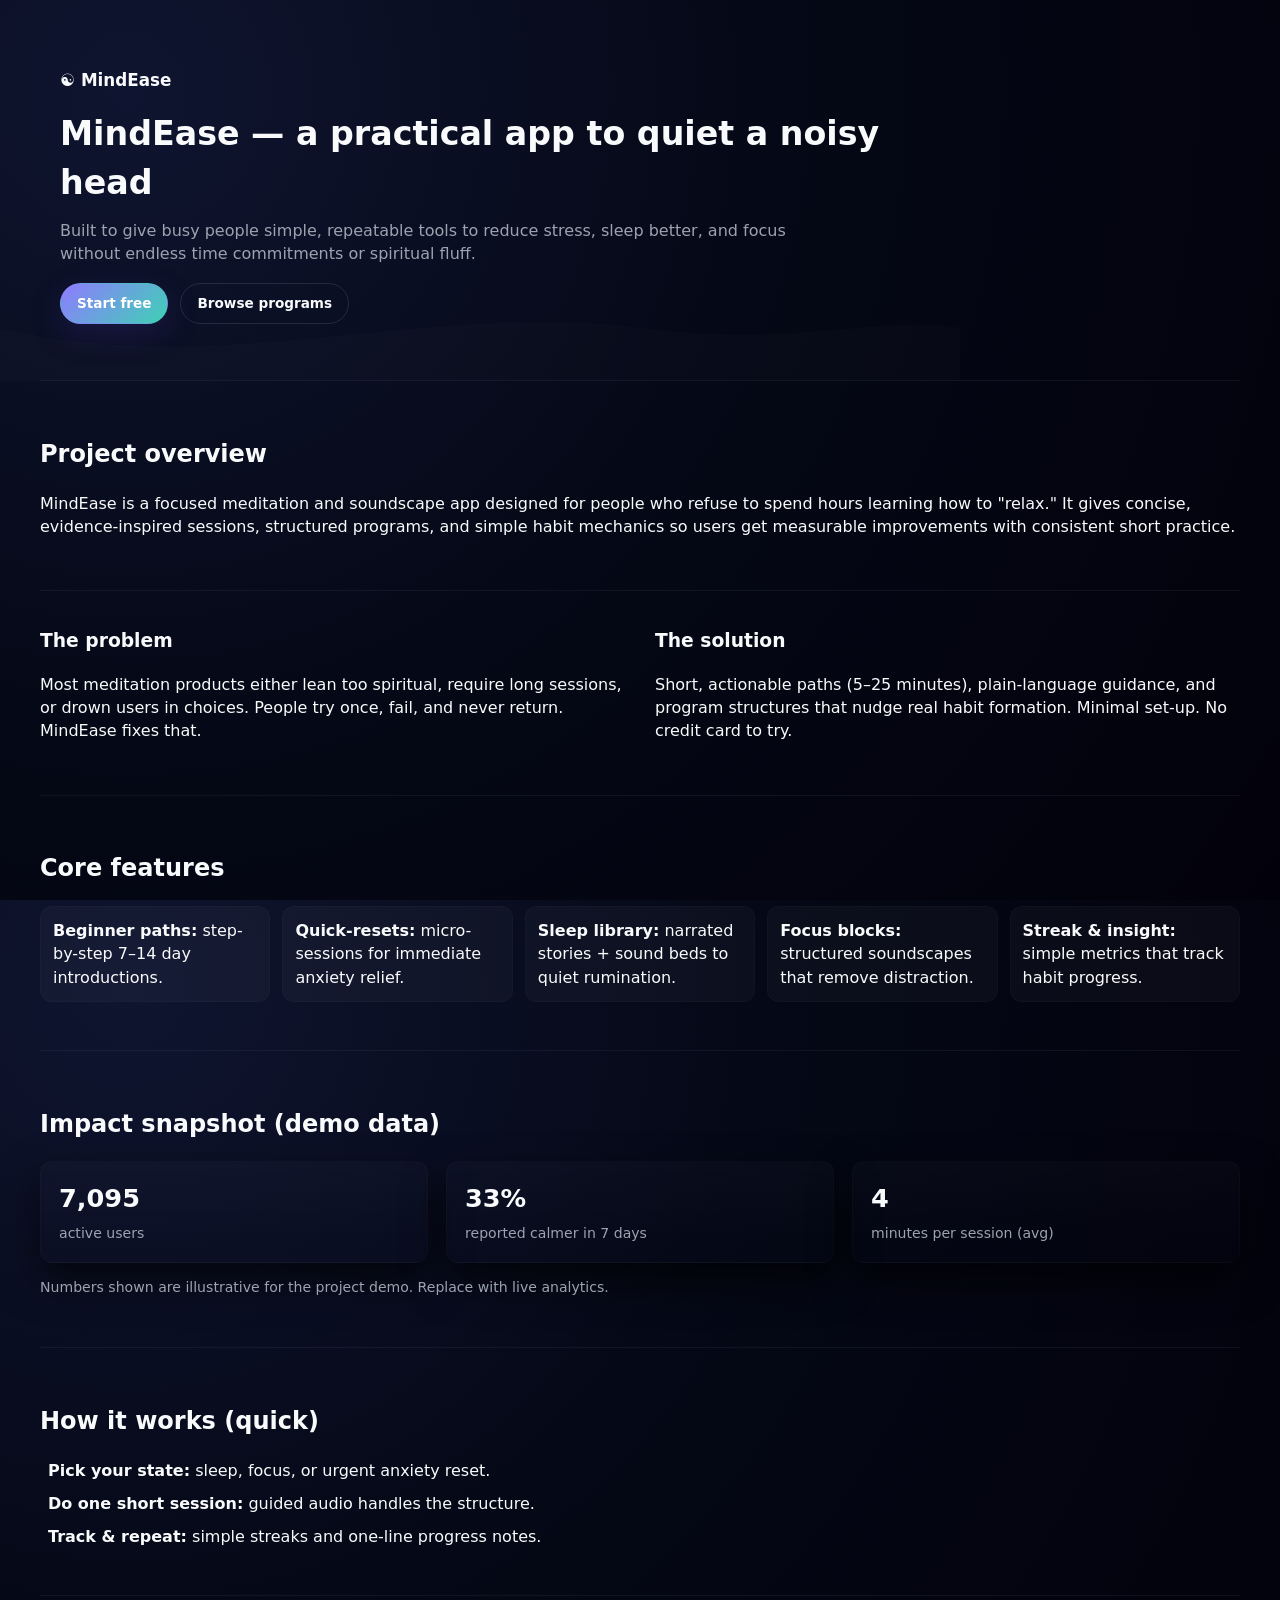
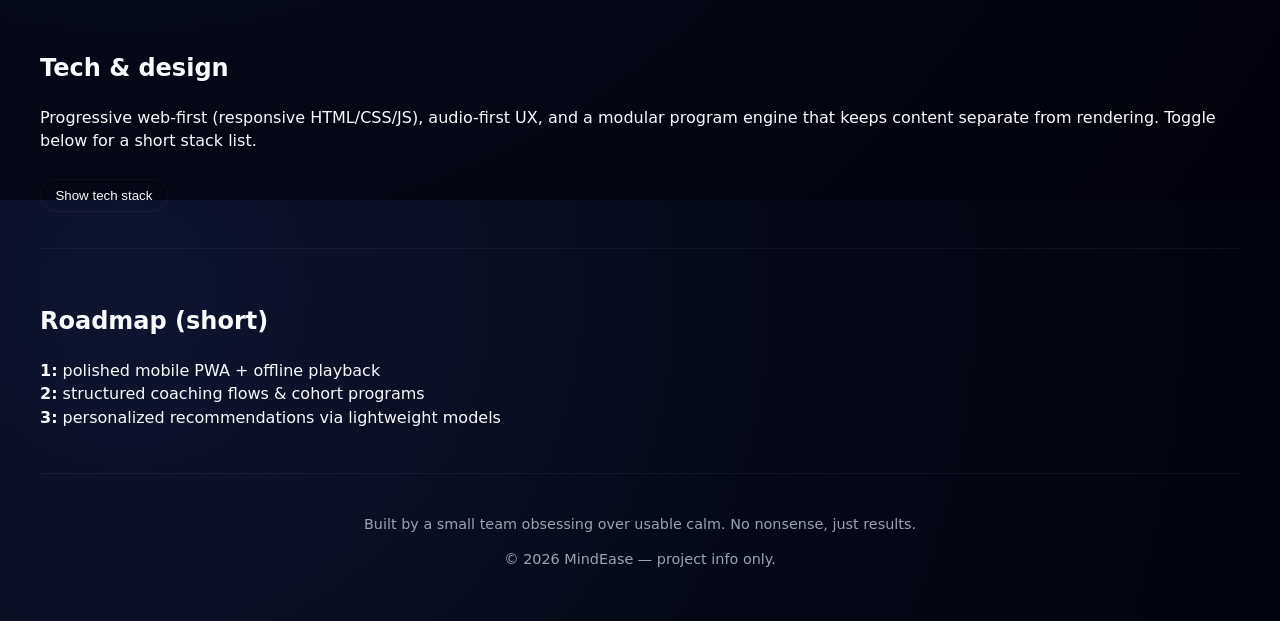
<file: Frontend/html/about.html>
<!DOCTYPE html>
<html lang="en">
<head>
  <meta charset="utf-8" />
  <meta name="viewport" content="width=device-width,initial-scale=1" />
  <title>MindEase — About the Project</title>
  <link rel="stylesheet" href="/Frontend/css/about.css" />
</head>
<body>
  <main class="me-about">
    <header class="me-about-hero" id="top">
      <div class="container">
        <a class="me-logo" href="/Frontend/index.html" aria-label="MindEase home">☯ MindEase</a>
        <div class="me-hero-copy">
          <h1>MindEase — a practical app to quiet a noisy head</h1>
          <p class="lead">
            Built to give busy people simple, repeatable tools to reduce stress, sleep better,
            and focus without endless time commitments or spiritual fluff.
          </p>
          <div class="me-hero-cta">
            <a class="me-btn me-btn-primary" href="start-free.html">Start free</a>
            <a class="me-btn me-btn-outline" href="programs.html">Browse programs</a>
          </div>
        </div>
      </div>
      <svg class="me-hero-wave" viewBox="0 0 1440 120" preserveAspectRatio="none" aria-hidden><path d="M0,40 C320,120 640,0 960,40 C1200,70 1320,20 1440,40 L1440 120 L0 120 Z"></path></svg>
    </header>

    <section class="container me-section" id="overview" data-reveal>
      <h2>Project overview</h2>
      <p>
        MindEase is a focused meditation and soundscape app designed for people who refuse
        to spend hours learning how to "relax." It gives concise, evidence-inspired sessions,
        structured programs, and simple habit mechanics so users get measurable improvements
        with consistent short practice.
      </p>
    </section>

    <section class="container me-section me-split" data-reveal>
      <div>
        <h3>The problem</h3>
        <p>
          Most meditation products either lean too spiritual, require long sessions, or
          drown users in choices. People try once, fail, and never return. MindEase fixes that.
        </p>
      </div>

      <div>
        <h3>The solution</h3>
        <p>
          Short, actionable paths (5–25 minutes), plain-language guidance, and program
          structures that nudge real habit formation. Minimal set-up. No credit card to try.
        </p>
      </div>
    </section>

    <section class="container me-section" data-reveal>
      <h2>Core features</h2>
      <ul class="me-features">
        <li><strong>Beginner paths:</strong> step-by-step 7–14 day introductions.</li>
        <li><strong>Quick-resets:</strong> micro-sessions for immediate anxiety relief.</li>
        <li><strong>Sleep library:</strong> narrated stories + sound beds to quiet rumination.</li>
        <li><strong>Focus blocks:</strong> structured soundscapes that remove distraction.</li>
        <li><strong>Streak & insight:</strong> simple metrics that track habit progress.</li>
      </ul>
    </section>

    <section class="container me-section stats" data-reveal>
      <h2>Impact snapshot (demo data)</h2>
      <div class="me-stats">
        <div class="stat" data-target="20000">
          <div class="stat-value" aria-hidden>0</div>
          <div class="stat-label">active users</div>
        </div>
        <div class="stat" data-target="92">
          <div class="stat-value">0%</div>
          <div class="stat-label">reported calmer in 7 days</div>
        </div>
        <div class="stat" data-target="10">
          <div class="stat-value">0</div>
          <div class="stat-label">minutes per session (avg)</div>
        </div>
      </div>
      <p class="small muted">
        Numbers shown are illustrative for the project demo. Replace with live analytics.
      </p>
    </section>

    <section class="container me-section" data-reveal>
      <h2>How it works (quick)</h2>
      <ol class="me-steps">
        <li><strong>Pick your state:</strong> sleep, focus, or urgent anxiety reset.</li>
        <li><strong>Do one short session:</strong> guided audio handles the structure.</li>
        <li><strong>Track & repeat:</strong> simple streaks and one-line progress notes.</li>
      </ol>
    </section>

    <section class="container me-section" data-reveal>
      <h2>Tech & design</h2>
      <p>
        Progressive web-first (responsive HTML/CSS/JS), audio-first UX, and a modular program
        engine that keeps content separate from rendering. Toggle below for a short stack list.
      </p>
      <button class="me-toggle-stack" id="toggleStack" aria-expanded="false">Show tech stack</button>
      <div class="me-stack" id="meStack" hidden>
        <ul>
          <li>Frontend: Vanilla JS + modular CSS (responsive, accessible)</li>
          <li>Audio engine: Web Audio API + adaptive fade</li>
          <li>Backend (demo): Static JSON + serverless functions (recommended)</li>
          <li>Analytics: simple event tracking and privacy-first design</li>
        </ul>
      </div>
    </section>

    <section class="container me-section" data-reveal>
      <h2>Roadmap (short)</h2>
      <ul class="me-roadmap">
        <li><strong>1:</strong> polished mobile PWA + offline playback</li>
        <li><strong>2:</strong> structured coaching flows & cohort programs</li>
        <li><strong>3:</strong> personalized recommendations via lightweight models</li>
      </ul>
    </section>

    <footer class="container me-section me-footer" data-reveal>
      <p class="muted">Built by a small team obsessing over usable calm. No nonsense, just results.</p>
      <p class="muted">© <span id="year"></span> MindEase — project info only.</p>
    </footer>
  </main>

  <script src="/Frontend/js/about.js" defer></script>
</body>
</html>
</file>
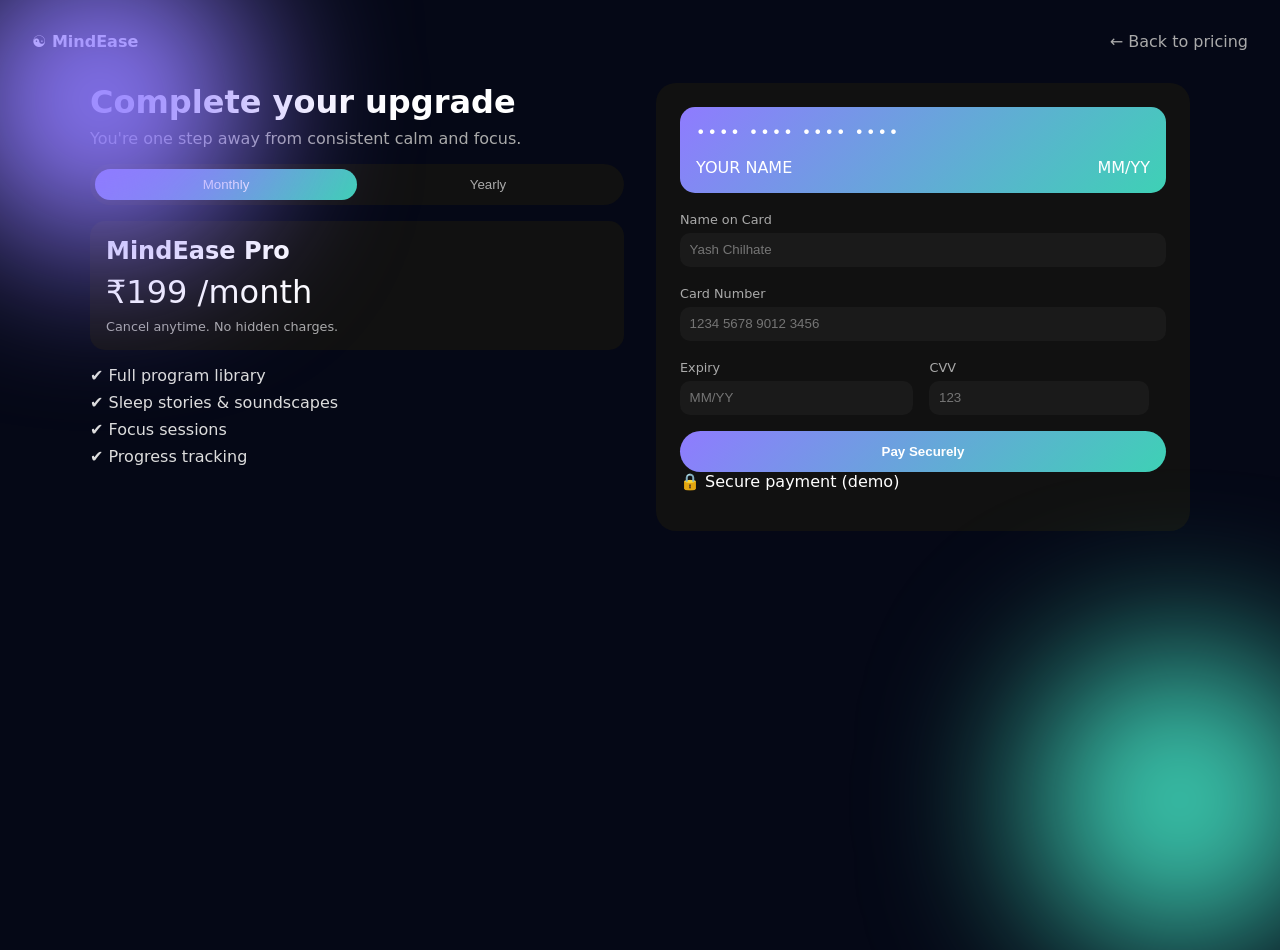
<file: Frontend/html/Payment.html>
<!DOCTYPE html>
<html lang="en">
<head>
  <meta charset="UTF-8" />
  <meta name="viewport" content="width=device-width, initial-scale=1.0"/>
  <title>MindEase – Secure Payment</title>
  <link rel="stylesheet" href="/Frontend/css/payment.css" />
</head>
<body>

<main class="me-payment">

  <!-- Background -->
  <div class="me-bg">
    <div class="blob blob-1"></div>
    <div class="blob blob-2"></div>
  </div>

  <!-- HEADER -->
  <header class="me-header">
    <a href="/Frontend/index.html" class="me-logo">☯ MindEase</a>
    <a href="/Frontend/index.html#pricing" class="me-back">← Back to pricing</a>
  </header>

  <!-- MAIN GRID -->
  <div class="me-payment-grid">

    <!-- LEFT: SUMMARY -->
    <section class="me-summary">
      <h1>Complete your upgrade</h1>
      <p class="me-sub">
        You're one step away from consistent calm and focus.
      </p>

      <!-- Plan toggle -->
      <div class="me-toggle">
        <button class="toggle-btn active" data-plan="monthly">Monthly</button>
        <button class="toggle-btn" data-plan="yearly">Yearly</button>
      </div>

      <!-- Price -->
      <div class="me-price-box">
        <h2 id="planName">MindEase Pro</h2>
        <div class="price">
          ₹<span id="price">199</span>
          <span class="per">/month</span>
        </div>
        <p class="me-note">Cancel anytime. No hidden charges.</p>
      </div>

      <!-- Features -->
      <ul class="me-features">
        <li>✔ Full program library</li>
        <li>✔ Sleep stories & soundscapes</li>
        <li>✔ Focus sessions</li>
        <li>✔ Progress tracking</li>
      </ul>
    </section>

    <!-- RIGHT: FORM -->
    <section class="me-form-section">
      <form id="paymentForm" class="me-form">

        <!-- Card preview -->
        <div class="card-preview" id="cardPreview">
          <div class="card-number" id="cardNumberPreview">•••• •••• •••• ••••</div>
          <div class="card-bottom">
            <span id="cardNamePreview">YOUR NAME</span>
            <span id="cardExpiryPreview">MM/YY</span>
          </div>
        </div>

        <!-- Inputs -->
        <div class="field">
          <label>Name on Card</label>
          <input type="text" id="name" placeholder="Yash Chilhate" required>
        </div>

        <div class="field">
          <label>Card Number</label>
          <input type="text" id="cardNumber" placeholder="1234 5678 9012 3456" maxlength="19" required>
        </div>

        <div class="row">
          <div class="field">
            <label>Expiry</label>
            <input type="text" id="expiry" placeholder="MM/YY" maxlength="5" required>
          </div>

          <div class="field">
            <label>CVV</label>
            <input type="password" id="cvv" placeholder="123" maxlength="3" required>
          </div>
        </div>

        <!-- Button -->
        <button type="submit" class="pay-btn">
          Pay Securely
        </button>

        <p class="secure-note">🔒 Secure payment (demo)</p>

        <p id="paymentMessage" class="message"></p>
      </form>
    </section>

  </div>

</main>

<script src="/Frontend/js/payment.js"></script>
</body>
</html>
</file>
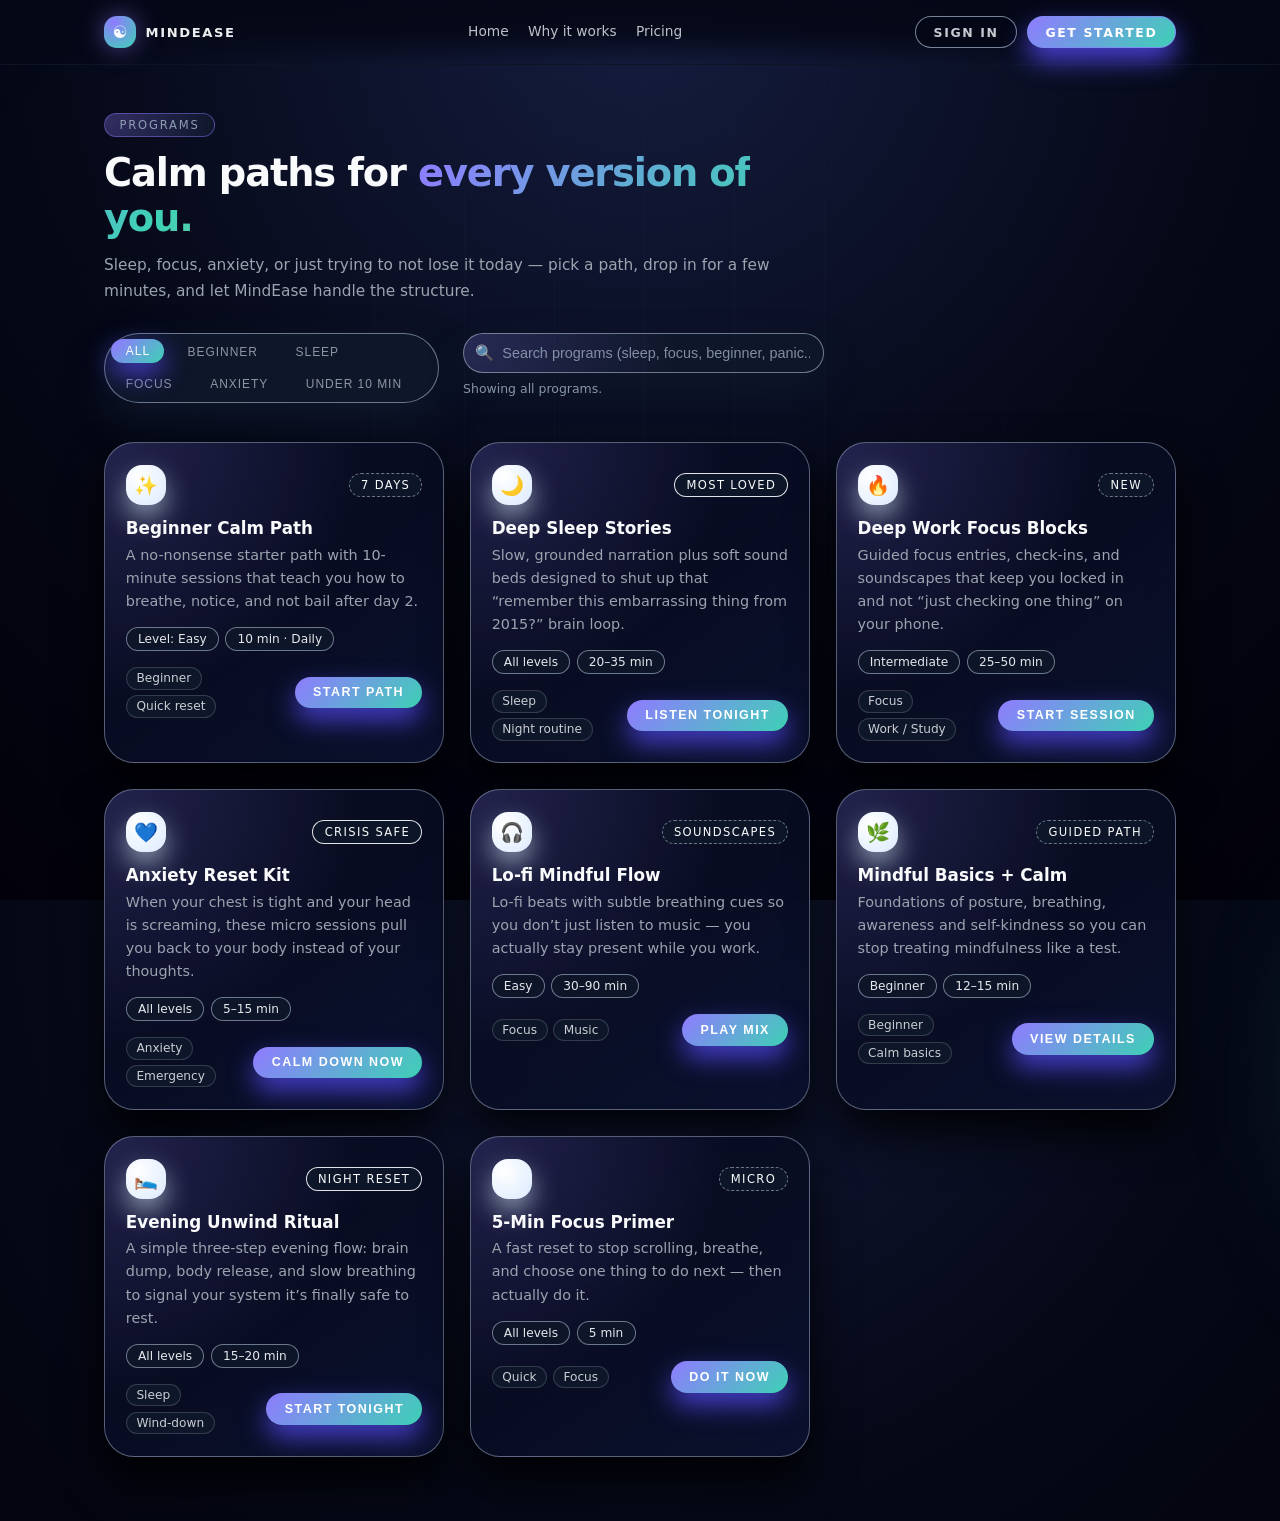
<file: Frontend/html/programs.html>
<!DOCTYPE html>
<html lang="en">
<head>
  <meta charset="UTF-8" />
  <meta name="viewport" content="width=device-width, initial-scale=1.0" />
  <title>MindEase – Programs</title>
  <link rel="stylesheet" href="/Frontend/css/program.css" />
</head>
<body>
  <div class="me-page">
    <!-- Background visuals -->
    <div class="me-page-bg">
      <div class="me-page-blob me-page-blob-1"></div>
      <div class="me-page-blob me-page-blob-2"></div>
      <div class="me-page-grid-lines"></div>
    </div>

    <!-- Simple top bar -->
    <header class="me-page-header">
      <div class="me-page-header-inner">
        <a href="/Frontend/index.html" class="me-logo">
          <span class="me-logo-icon">☯</span>
          <span class="me-logo-text">MindEase</span>
        </a>

        <nav class="me-nav">
          <a href="/Frontend/index.html#programs">Home</a>
          <a href="/Frontend/index.html#why">Why it works</a>
          <a href="/Frontend/index.html#pricing">Pricing</a>
        </nav>

        <div class="me-header-actions">
          <a href="/Frontend/Auth/login.html" class="me-btn me-btn-small me-btn-outline">Sign In</a>
          <a href="/Frontend/Auth/signup.html" class="me-btn me-btn-small me-btn-primary">Get Started</a>
        </div>
      </div>
    </header>

    <main class="me-page-main">
      <!-- HERO / FILTERS -->
      <section class="me-programs-hero">
        <div class="me-programs-hero-inner">
          <p class="me-eyebrow">Programs</p>
          <h1 class="me-page-title">
            Calm paths for
            <span class="me-page-gradient">every version of you.</span>
          </h1>
          <p class="me-page-subtitle">
            Sleep, focus, anxiety, or just trying to not lose it today — pick a path,
            drop in for a few minutes, and let MindEase handle the structure.
          </p>

          <!-- Filters + search -->
          <div class="me-programs-controls">
            <div class="me-filters" data-filter-group>
              <button class="me-filter-pill is-active" data-filter="all">All</button>
              <button class="me-filter-pill" data-filter="beginner">Beginner</button>
              <button class="me-filter-pill" data-filter="sleep">Sleep</button>
              <button class="me-filter-pill" data-filter="focus">Focus</button>
              <button class="me-filter-pill" data-filter="anxiety">Anxiety</button>
              <button class="me-filter-pill" data-filter="quick">Under 10 min</button>
            </div>

            <div class="me-search-wrap">
              <div class="me-search-inner">
                <span class="me-search-icon">🔍</span>
                <input
                  type="text"
                  id="meProgramSearch"
                  placeholder="Search programs (sleep, focus, beginner, panic...)"
                  autocomplete="off"
                />
              </div>
              <p class="me-search-hint" id="meSearchHint">
                Showing all programs.
              </p>
            </div>
          </div>
        </div>
      </section>

      <!-- PROGRAMS GRID -->
      <section class="me-programs-section">
        <div class="me-programs-grid" id="meProgramsGrid">
          <!-- Program card 1 -->
          <article
            class="me-program-card"
            data-program
            data-category="beginner quick"
          >
            <div class="me-program-card-top">
              <div class="me-program-icon-wrap">
                <span class="me-program-icon">✨</span>
              </div>
              <span class="me-program-chip me-program-chip-soft">7 days</span>
            </div>

            <h2 class="me-program-title">Beginner Calm Path</h2>
            <p class="me-program-desc">
              A no-nonsense starter path with 10-minute sessions that teach you how
              to breathe, notice, and not bail after day 2.
            </p>

            <div class="me-program-meta">
              <span class="me-program-pill">Level: Easy</span>
              <span class="me-program-pill">10 min · Daily</span>
            </div>

            <footer class="me-program-footer">
              <div class="me-program-tags">
                <span class="me-program-tag">Beginner</span>
                <span class="me-program-tag">Quick reset</span>
              </div>
              <button class="me-program-cta" type="button" data-cta>
                Start path
              </button>
            </footer>
          </article>

          <!-- Program card 2 -->
          <article
            class="me-program-card"
            data-program
            data-category="sleep"
          >
            <div class="me-program-card-top">
              <div class="me-program-icon-wrap">
                <span class="me-program-icon">🌙</span>
              </div>
              <span class="me-program-chip">Most loved</span>
            </div>

            <h2 class="me-program-title">Deep Sleep Stories</h2>
            <p class="me-program-desc">
              Slow, grounded narration plus soft sound beds designed to shut up that
              “remember this embarrassing thing from 2015?” brain loop.
            </p>

            <div class="me-program-meta">
              <span class="me-program-pill">All levels</span>
              <span class="me-program-pill">20–35 min</span>
            </div>

            <footer class="me-program-footer">
              <div class="me-program-tags">
                <span class="me-program-tag">Sleep</span>
                <span class="me-program-tag">Night routine</span>
              </div>
              <button class="me-program-cta" type="button" data-cta>
                Listen tonight
              </button>
            </footer>
          </article>

          <!-- Program card 3 -->
          <article
            class="me-program-card"
            data-program
            data-category="focus"
          >
            <div class="me-program-card-top">
              <div class="me-program-icon-wrap">
                <span class="me-program-icon">🔥</span>
              </div>
              <span class="me-program-chip me-program-chip-soft">New</span>
            </div>

            <h2 class="me-program-title">Deep Work Focus Blocks</h2>
            <p class="me-program-desc">
              Guided focus entries, check-ins, and soundscapes that keep you locked
              in and not “just checking one thing” on your phone.
            </p>

            <div class="me-program-meta">
              <span class="me-program-pill">Intermediate</span>
              <span class="me-program-pill">25–50 min</span>
            </div>

            <footer class="me-program-footer">
              <div class="me-program-tags">
                <span class="me-program-tag">Focus</span>
                <span class="me-program-tag">Work / Study</span>
              </div>
              <button class="me-program-cta" type="button" data-cta>
                Start session
              </button>
            </footer>
          </article>

          <!-- Program card 4 -->
          <article
            class="me-program-card"
            data-program
            data-category="anxiety quick"
          >
            <div class="me-program-card-top">
              <div class="me-program-icon-wrap">
                <span class="me-program-icon">💙</span>
              </div>
              <span class="me-program-chip">Crisis safe</span>
            </div>

            <h2 class="me-program-title">Anxiety Reset Kit</h2>
            <p class="me-program-desc">
              When your chest is tight and your head is screaming, these micro
              sessions pull you back to your body instead of your thoughts.
            </p>

            <div class="me-program-meta">
              <span class="me-program-pill">All levels</span>
              <span class="me-program-pill">5–15 min</span>
            </div>

            <footer class="me-program-footer">
              <div class="me-program-tags">
                <span class="me-program-tag">Anxiety</span>
                <span class="me-program-tag">Emergency</span>
              </div>
              <button class="me-program-cta" type="button" data-cta>
                Calm down now
              </button>
            </footer>
          </article>

          <!-- Program card 5 -->
          <article
            class="me-program-card"
            data-program
            data-category="focus"
          >
            <div class="me-program-card-top">
              <div class="me-program-icon-wrap">
                <span class="me-program-icon">🎧</span>
              </div>
              <span class="me-program-chip me-program-chip-soft">Soundscapes</span>
            </div>

            <h2 class="me-program-title">Lo-fi Mindful Flow</h2>
            <p class="me-program-desc">
              Lo-fi beats with subtle breathing cues so you don’t just listen to
              music — you actually stay present while you work.
            </p>

            <div class="me-program-meta">
              <span class="me-program-pill">Easy</span>
              <span class="me-program-pill">30–90 min</span>
            </div>

            <footer class="me-program-footer">
              <div class="me-program-tags">
                <span class="me-program-tag">Focus</span>
                <span class="me-program-tag">Music</span>
              </div>
              <button class="me-program-cta" type="button" data-cta>
                Play mix
              </button>
            </footer>
          </article>

          <!-- Program card 6 -->
          <article
            class="me-program-card"
            data-program
            data-category="beginner anxiety"
          >
            <div class="me-program-card-top">
              <div class="me-program-icon-wrap">
                <span class="me-program-icon">🌿</span>
              </div>
              <span class="me-program-chip me-program-chip-soft">Guided path</span>
            </div>

            <h2 class="me-program-title">Mindful Basics + Calm</h2>
            <p class="me-program-desc">
              Foundations of posture, breathing, awareness and self-kindness so you
              can stop treating mindfulness like a test.
            </p>

            <div class="me-program-meta">
              <span class="me-program-pill">Beginner</span>
              <span class="me-program-pill">12–15 min</span>
            </div>

            <footer class="me-program-footer">
              <div class="me-program-tags">
                <span class="me-program-tag">Beginner</span>
                <span class="me-program-tag">Calm basics</span>
              </div>
              <button class="me-program-cta" type="button" data-cta>
                View details
              </button>
            </footer>
          </article>

          <!-- Program card 7 -->
          <article
            class="me-program-card"
            data-program
            data-category="sleep"
          >
            <div class="me-program-card-top">
              <div class="me-program-icon-wrap">
                <span class="me-program-icon">🛌</span>
              </div>
              <span class="me-program-chip">Night reset</span>
            </div>

            <h2 class="me-program-title">Evening Unwind Ritual</h2>
            <p class="me-program-desc">
              A simple three-step evening flow: brain dump, body release, and slow
              breathing to signal your system it’s finally safe to rest.
            </p>

            <div class="me-program-meta">
              <span class="me-program-pill">All levels</span>
              <span class="me-program-pill">15–20 min</span>
            </div>

            <footer class="me-program-footer">
              <div class="me-program-tags">
                <span class="me-program-tag">Sleep</span>
                <span class="me-program-tag">Wind-down</span>
              </div>
              <button class="me-program-cta" type="button" data-cta>
                Start tonight
              </button>
            </footer>
          </article>

          <!-- Program card 8 -->
          <article
            class="me-program-card"
            data-program
            data-category="quick focus"
          >
            <div class="me-program-card-top">
              <div class="me-program-icon-wrap">
                <span class="me-program-icon">⚡</span>
              </div>
              <span class="me-program-chip me-program-chip-soft">Micro</span>
            </div>

            <h2 class="me-program-title">5-Min Focus Primer</h2>
            <p class="me-program-desc">
              A fast reset to stop scrolling, breathe, and choose one thing to do
              next — then actually do it.
            </p>

            <div class="me-program-meta">
              <span class="me-program-pill">All levels</span>
              <span class="me-program-pill">5 min</span>
            </div>

            <footer class="me-program-footer">
              <div class="me-program-tags">
                <span class="me-program-tag">Quick</span>
                <span class="me-program-tag">Focus</span>
              </div>
              <button class="me-program-cta" type="button" data-cta>
                Do it now
              </button>
            </footer>
          </article>
        </div>

        <p class="me-programs-empty" id="meProgramsEmpty" hidden>
          No programs match that. Try a simpler search or clear filters.
        </p>
      </section>
    </main>
  </div>

  <script src="/Frontend/js/program.js" defer></script>
</body>
</html>
</file>
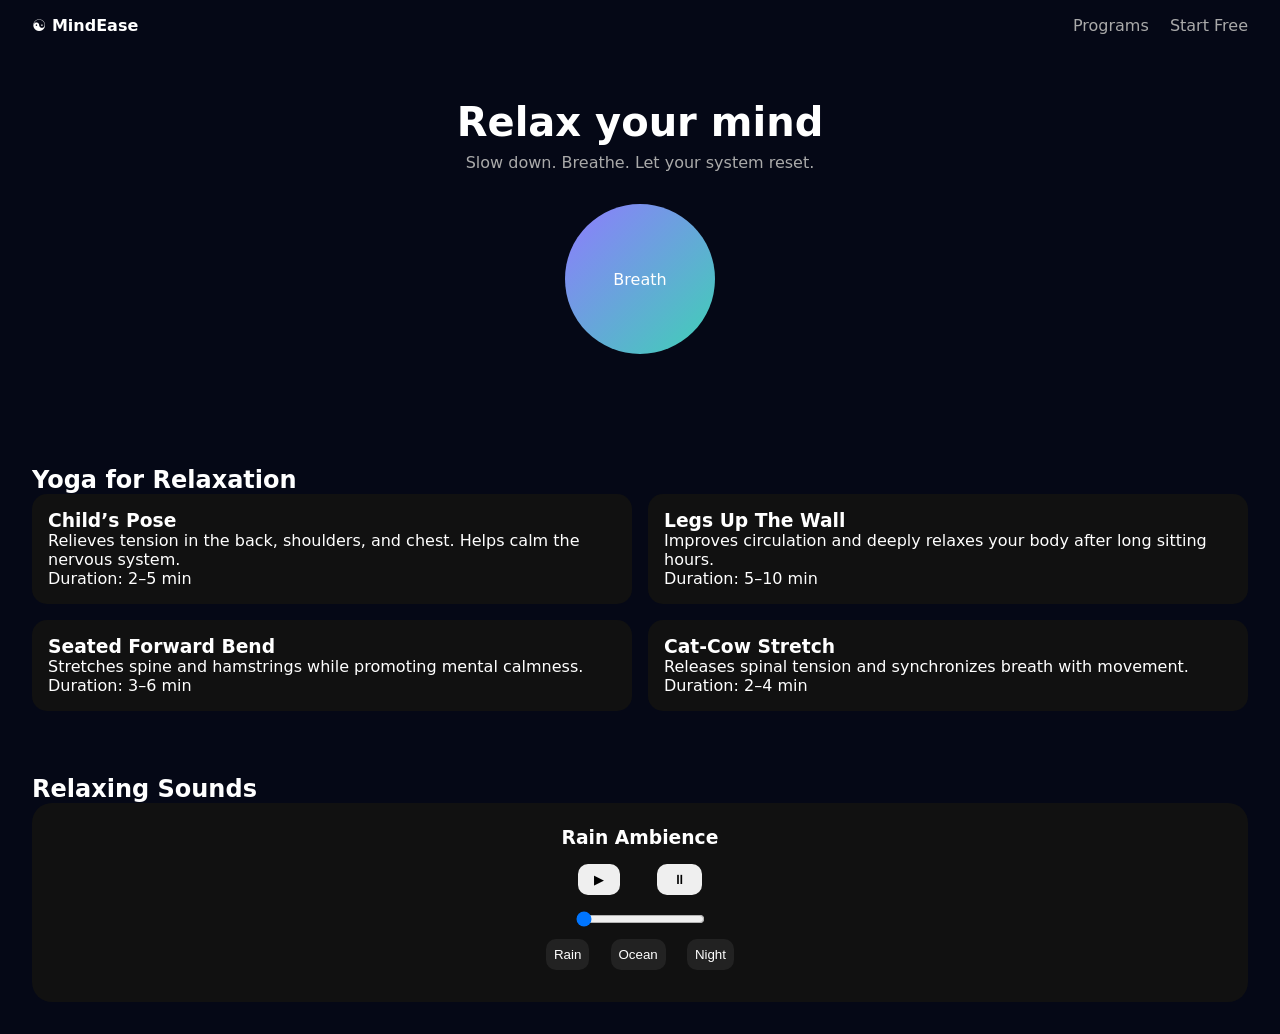
<file: Frontend/html/relax.html>
<!DOCTYPE html>
<html lang="en">
<head>
  <meta charset="UTF-8">
  <meta name="viewport" content="width=device-width, initial-scale=1.0">
  <title>MindEase – Relax</title>
  <link rel="stylesheet" href="/Frontend/css/relax.css">
</head>
<body>

<main class="me-relax">

  <!-- HEADER -->
  <header class="me-header">
    <a href="/Frontend/index.html" class="logo">☯ MindEase</a>
    <nav>
      <a href="/Frontend/html/programs.html">Programs</a>
      <a href="/Frontend/html/free-seccion.html">Start Free</a>
    </nav>
  </header>

  <!-- HERO -->
  <section class="hero">
    <h1>Relax your mind</h1>
    <p>Slow down. Breathe. Let your system reset.</p>

    <div class="breathing-circle" id="breathingCircle">
      <span>Breath</span>
    </div>
  </section>

  <!-- YOGA MODULE -->
  <section class="yoga-section">
    <h2>Yoga for Relaxation</h2>

    <div class="yoga-grid">

      <div class="yoga-card">
        <h3>Child’s Pose</h3>
        <p>Relieves tension in the back, shoulders, and chest. Helps calm the nervous system.</p>
        <span>Duration: 2–5 min</span>
      </div>

      <div class="yoga-card">
        <h3>Legs Up The Wall</h3>
        <p>Improves circulation and deeply relaxes your body after long sitting hours.</p>
        <span>Duration: 5–10 min</span>
      </div>

      <div class="yoga-card">
        <h3>Seated Forward Bend</h3>
        <p>Stretches spine and hamstrings while promoting mental calmness.</p>
        <span>Duration: 3–6 min</span>
      </div>

      <div class="yoga-card">
        <h3>Cat-Cow Stretch</h3>
        <p>Releases spinal tension and synchronizes breath with movement.</p>
        <span>Duration: 2–4 min</span>
      </div>

    </div>
  </section>

  <!-- MUSIC SECTION -->
  <section class="music-section">
    <h2>Relaxing Sounds</h2>

    <div class="music-player">

      <h3 id="trackName">Rain Ambience</h3>

      <audio id="audio" src="https://www.soundhelix.com/examples/mp3/SoundHelix-Song-1.mp3"></audio>

      <div class="controls">
        <button id="playBtn">▶</button>
        <button id="pauseBtn">⏸</button>
      </div>

      <input type="range" id="progress" value="0">

      <div class="tracks">
        <button data-src="https://www.soundhelix.com/examples/mp3/SoundHelix-Song-1.mp3">Rain</button>
        <button data-src="https://www.soundhelix.com/examples/mp3/SoundHelix-Song-2.mp3">Ocean</button>
        <button data-src="https://www.soundhelix.com/examples/mp3/SoundHelix-Song-3.mp3">Night</button>
      </div>

    </div>
  </section>

</main>

<script src="/Frontend/js/relax.js"></script>
</body>
</html>
</file>
<file: Frontend/css/style.css>
/* ========== RESET & BASE ========== */
*,
*::before,
*::after {
  box-sizing: border-box;
  margin: 0;
  padding: 0;
}

:root {
  --me-bg: #050816;
  --me-bg-soft: #0b1020;
  --me-surface: rgba(16, 23, 48, 0.85);
  --me-border: rgba(255, 255, 255, 0.06);
  --me-primary: #8f7bff;
  --me-primary-soft: rgba(143, 123, 255, 0.2);
  --me-accent: #3ed1b5;
  --me-text: #f9fafb;
  --me-text-muted: #a5b1d5;
  --me-danger: #ff6b81;
  --me-radius-lg: 24px;
  --me-radius-xl: 32px;
  --me-radius-pill: 999px;
  --me-shadow-soft: 0 22px 45px rgba(3, 4, 17, 0.85);
  --me-shadow-card: 0 20px 40px rgba(0, 0, 0, 0.6);

  --me-font-main: system-ui, -apple-system, BlinkMacSystemFont, "SF Pro Text",
    "Segoe UI", sans-serif;
}

html,
body {
  height: 100%;
}

body {
  font-family: var(--me-font-main);
  background: radial-gradient(circle at top, #151d3f 0, #050816 50%, #02010b 100%);
  color: var(--me-text);
  -webkit-font-smoothing: antialiased;
}

/* Helps when JS adds animation state */
html.is-loaded .me-hero,
html.is-loaded .me-header {
  opacity: 1;
  transform: translateY(0);
}

/* ========== HEADER ========== */
.me-header {
  position: sticky;
  top: 0;
  z-index: 20;
  backdrop-filter: blur(16px);
  background: linear-gradient(
    to bottom,
    rgba(5, 8, 22, 0.9),
    rgba(5, 8, 22, 0.75),
    transparent
  );
  border-bottom: 1px solid rgba(255, 255, 255, 0.04);
  opacity: 0;
  transform: translateY(-10px);
  transition: opacity 0.6s ease, transform 0.6s ease;
}

.me-header-inner {
  max-width: 1120px;
  margin: 0 auto;
  padding: 0.75rem 1.25rem;
  display: flex;
  align-items: center;
  justify-content: space-between;
}

/* LOGO */
.me-logo {
  display: inline-flex;
  align-items: center;
  gap: 0.6rem;
  text-decoration: none;
  color: var(--me-text);
}

.me-logo-icon {
  width: 32px;
  height: 32px;
  border-radius: 40%;
  display: inline-flex;
  align-items: center;
  justify-content: center;
  background: radial-gradient(circle at 30% 20%, #8f7bff, #3ed1b5);
  box-shadow: 0 0 25px rgba(143, 123, 255, 0.45);
  font-size: 1.2rem;
}

.me-logo-text {
  font-weight: 700;
  letter-spacing: 0.08em;
  text-transform: uppercase;
  font-size: 0.85rem;
  opacity: 0.9;
}

/* NAV */
.me-nav {
  display: flex;
  align-items: center;
  gap: 1.5rem;
  font-size: 0.9rem;
}

.me-nav a {
  text-decoration: none;
  color: var(--me-text-muted);
  position: relative;
  padding-bottom: 4px;
  transition: color 0.2s ease;
}

.me-nav a::after {
  content: "";
  position: absolute;
  left: 0;
  bottom: 0;
  height: 2px;
  width: 0;
  background: linear-gradient(to right, var(--me-primary), var(--me-accent));
  border-radius: 999px;
  transition: width 0.22s ease;
}

.me-nav a:hover {
  color: var(--me-text);
}

.me-nav a:hover::after {
  width: 100%;
}

/* NAV TOGGLE (MOBILE) */
.me-nav-toggle {
  display: none;
  width: 36px;
  height: 36px;
  border-radius: 999px;
  border: 1px solid rgba(255, 255, 255, 0.2);
  background: transparent;
  align-items: center;
  justify-content: center;
  flex-direction: column;
  gap: 5px;
  cursor: pointer;
}

.me-nav-toggle span {
  display: block;
  width: 18px;
  height: 2px;
  border-radius: 999px;
  background: #fff;
  transition: transform 0.3s ease, opacity 0.3s ease;
}

.me-nav-toggle.is-active span:nth-child(1) {
  transform: translateY(3.5px) rotate(45deg);
}

.me-nav-toggle.is-active span:nth-child(2) {
  transform: translateY(-3.5px) rotate(-45deg);
}

/* ========== HERO ========== */
.me-hero {
  position: relative;
  min-height: calc(100vh - 64px);
  display: flex;
  align-items: center;
  justify-content: center;
  padding: 5rem 1.25rem 4rem;
  overflow: hidden;
  opacity: 0;
  transform: translateY(12px);
  transition: opacity 0.7s ease, transform 0.7s ease;
}

.me-hero-inner {
  position: relative;
  z-index: 1;
  max-width: 1120px;
  margin: 0 auto;
  display: grid;
  grid-template-columns: minmax(0, 1.3fr) minmax(0, 1.1fr);
  gap: 3.5rem;
  align-items: center;
}

/* Background blobs */
.me-hero-bg {
  position: absolute;
  inset: -20%;
  pointer-events: none;
  z-index: 0;
}

.me-blob {
  position: absolute;
  width: 360px;
  height: 360px;
  border-radius: 50%;
  filter: blur(60px);
  opacity: 0.6;
  mix-blend-mode: screen;
  animation: me-blob-float 17s ease-in-out infinite alternate;
}

.me-blob-1 {
  top: -5%;
  left: 5%;
  background: radial-gradient(circle at 30% 30%, #8f7bff, transparent 60%);
}

.me-blob-2 {
  top: 35%;
  right: -5%;
  background: radial-gradient(circle at 30% 30%, #3ed1b5, transparent 60%);
  animation-delay: 2s;
}

.me-blob-3 {
  bottom: -10%;
  left: 30%;
  background: radial-gradient(circle at 30% 30%, #ff6b81, transparent 60%);
  animation-delay: 4s;
}

@keyframes me-blob-float {
  0% {
    transform: translate3d(0, 0, 0) scale(1);
  }
  50% {
    transform: translate3d(20px, -30px, 0) scale(1.05);
  }
  100% {
    transform: translate3d(-20px, 10px, 0) scale(1.02);
  }
}

/* LEFT: Content */
.me-hero-content {
  position: relative;
  display: flex;
  flex-direction: column;
  gap: 1.75rem;
}

/* Eyebrow */
.me-eyebrow {
  display: inline-flex;
  align-items: center;
  gap: 0.6rem;
  padding: 0.3rem 0.9rem;
  border-radius: 999px;
  background: radial-gradient(
    circle at 0 0,
    rgba(143, 123, 255, 0.3),
    rgba(15, 23, 42, 0.9)
  );
  border: 1px solid rgba(143, 123, 255, 0.35);
  box-shadow: 0 0 25px rgba(8, 11, 33, 0.9);
  font-size: 0.78rem;
  text-transform: uppercase;
  letter-spacing: 0.12em;
  color: var(--me-text-muted);
}

.me-dot {
  width: 7px;
  height: 7px;
  border-radius: 999px;
  background: var(--me-accent);
  box-shadow: 0 0 12px var(--me-accent);
}

/* Title */
.me-hero-title {
  font-size: clamp(2.3rem, 3.5vw + 1rem, 3.7rem);
  line-height: 1.08;
  letter-spacing: -0.03em;
  display: flex;
  flex-direction: column;
  gap: 0.4rem;
}

.me-hero-title span:first-child {
  opacity: 0.9;
}

.me-gradient-text {
  background: linear-gradient(120deg, #8f7bff, #3ed1b5, #ffd3a3);
  background-size: 180% 180%;
  -webkit-background-clip: text;
  background-clip: text;
  color: transparent;
  animation: me-gradient-shift 10s ease-in-out infinite;
}

@keyframes me-gradient-shift {
  0% {
    background-position: 0% 50%;
  }
  50% {
    background-position: 100% 50%;
  }
  100% {
    background-position: 0% 50%;
  }
}

/* Subtitle */
.me-hero-subtitle {
  max-width: 32rem;
  color: var(--me-text-muted);
  font-size: 0.98rem;
  line-height: 1.7;
}

/* Buttons */
.me-btn {
  border-radius: var(--me-radius-pill);
  padding: 0.85rem 1.5rem;
  border: none;
  display: inline-flex;
  align-items: center;
  justify-content: center;
  gap: 0.4rem;
  font-size: 0.9rem;
  font-weight: 600;
  cursor: pointer;
  transition: transform 0.15s ease, box-shadow 0.15s ease,
    background 0.15s ease, color 0.15s ease, border-color 0.15s ease;
  white-space: nowrap;
}

.me-btn-primary {
  background: linear-gradient(135deg, var(--me-primary), var(--me-accent));
  box-shadow: 0 12px 30px rgba(77, 57, 196, 0.6);
  color: #fff;
}

.me-btn-primary:hover {
  transform: translateY(-1px) scale(1.01);
  box-shadow: 0 18px 40px rgba(77, 57, 196, 0.9);
}

.me-btn-ghost {
  background: transparent;
  border: 1px solid rgba(148, 163, 184, 0.4);
  color: var(--me-text-muted);
  backdrop-filter: blur(14px);
}

.me-btn-ghost:hover {
  border-color: rgba(148, 163, 184, 0.9);
  color: var(--me-text);
  transform: translateY(-1px);
}

.me-btn-outline {
  background: transparent;
  border: 1px solid rgba(148, 163, 184, 0.5);
  color: var(--me-text-muted);
  padding-inline: 1.2rem;
}

.me-btn-outline:hover {
  border-color: #fff;
  color: #fff;
}

.me-btn-small {
  padding: 0.45rem 1rem;
  font-size: 0.8rem;
}

.me-hero-actions {
  display: flex;
  flex-wrap: wrap;
  gap: 0.9rem;
}

/* Meta stats under CTAs */
.me-hero-meta {
  display: flex;
  flex-wrap: wrap;
  gap: 1.75rem;
  margin-top: 0.25rem;
}

.me-meta-item {
  display: flex;
  flex-direction: column;
  gap: 0.1rem;
}

.me-meta-value {
  font-weight: 700;
  font-size: 1rem;
}

.me-meta-label {
  font-size: 0.8rem;
  color: var(--me-text-muted);
}

/* RIGHT: Visual / card */
.me-hero-visual {
  position: relative;
  display: flex;
  flex-direction: column;
  gap: 1.25rem;
  align-items: flex-end;
}

/* MAIN CARD */
.me-session-card {
  position: relative;
  width: 100%;
  max-width: 360px;
  padding: 1.3rem 1.4rem 1.4rem;
  border-radius: var(--me-radius-xl);
  background: radial-gradient(circle at 0 0, rgba(143, 123, 255, 0.35), transparent 55%),
    linear-gradient(to bottom right, rgba(7, 11, 34, 0.9), rgba(7, 11, 34, 0.98));
  box-shadow: var(--me-shadow-card);
  border: 1px solid rgba(255, 255, 255, 0.06);
  backdrop-filter: blur(18px);
  transform: translateY(6px);
  animation: me-card-float 7s ease-in-out infinite alternate;
}

@keyframes me-card-float {
  0% {
    transform: translateY(6px) translateX(0);
  }
  50% {
    transform: translateY(-4px) translateX(3px);
  }
  100% {
    transform: translateY(3px) translateX(-3px);
  }
}

.me-session-header {
  display: flex;
  align-items: center;
  justify-content: space-between;
  margin-bottom: 1.1rem;
}

.me-session-label {
  font-size: 0.75rem;
  letter-spacing: 0.16em;
  text-transform: uppercase;
  color: var(--me-text-muted);
}

.me-session-title {
  font-size: 1.05rem;
  font-weight: 600;
}

.me-session-badge {
  padding: 0.32rem 0.7rem;
  border-radius: 999px;
  font-size: 0.7rem;
  letter-spacing: 0.12em;
  text-transform: uppercase;
  background: rgba(62, 209, 181, 0.12);
  border: 1px solid rgba(62, 209, 181, 0.7);
  color: #e0fff8;
}

/* wave bars */
.me-session-wave {
  display: flex;
  align-items: flex-end;
  gap: 6px;
  margin-bottom: 1rem;
  height: 56px;
}

.me-session-wave span {
  width: 4px;
  border-radius: 999px;
  background: linear-gradient(to top, rgba(148, 163, 184, 0.3), #e5e7eb);
  animation: me-wave 1.3s ease-in-out infinite;
}

.me-session-wave span:nth-child(2n) {
  height: 32%;
  animation-delay: 0.12s;
}

.me-session-wave span:nth-child(3n) {
  height: 55%;
  animation-delay: 0.22s;
}

.me-session-wave span:nth-child(5n) {
  height: 75%;
  animation-delay: 0.32s;
}

.me-session-wave span:nth-child(7n) {
  height: 90%;
  animation-delay: 0.42s;
}

.me-session-wave span:nth-child(odd) {
  height: 65%;
}

@keyframes me-wave {
  0%,
  100% {
    transform: scaleY(0.6);
    opacity: 0.7;
  }
  50% {
    transform: scaleY(1);
    opacity: 1;
  }
}

/* timeline */
.me-session-timeline {
  display: flex;
  align-items: center;
  gap: 0.75rem;
  margin-bottom: 1.1rem;
}

.me-session-time {
  font-size: 0.76rem;
  color: var(--me-text-muted);
}

.me-progress-bar {
  flex: 1;
  height: 6px;
  border-radius: 999px;
  background: rgba(15, 23, 42, 0.9);
  overflow: hidden;
}

.me-progress-fill {
  width: 40%;
  height: 100%;
  border-radius: inherit;
  background: linear-gradient(to right, var(--me-primary), var(--me-accent));
  box-shadow: 0 0 12px rgba(143, 123, 255, 0.8);
  animation: me-progress 18s linear infinite;
}

@keyframes me-progress {
  0% {
    width: 0%;
  }
  100% {
    width: 100%;
  }
}

/* controls */
.me-session-controls {
  display: flex;
  align-items: center;
  justify-content: center;
  gap: 0.6rem;
}

.me-circle-btn {
  border-radius: 999px;
  border: 1px solid rgba(148, 163, 184, 0.5);
  background: rgba(15, 23, 42, 0.8);
  color: #e5e7eb;
  cursor: pointer;
  display: inline-flex;
  align-items: center;
  justify-content: center;
  transition: transform 0.15s ease, box-shadow 0.15s ease, border-color 0.15s ease,
    background 0.15s ease;
}

.me-circle-btn-sm {
  width: 32px;
  height: 32px;
  font-size: 1rem;
}

.me-circle-btn-lg {
  width: 46px;
  height: 46px;
  font-size: 1.1rem;
  border-color: rgba(143, 123, 255, 0.9);
}

.me-circle-btn:hover {
  transform: translateY(-1px) scale(1.02);
  border-color: #e5e7eb;
  box-shadow: 0 12px 26px rgba(15, 23, 42, 0.8);
}

/* STATS card */
.me-stats-card {
  width: 100%;
  max-width: 280px;
  padding: 0.9rem 1rem;
  border-radius: var(--me-radius-lg);
  background: linear-gradient(
    to bottom right,
    rgba(15, 23, 42, 0.98),
    rgba(15, 23, 42, 0.92)
  );
  border: 1px solid rgba(148, 163, 184, 0.5);
  box-shadow: var(--me-shadow-soft);
  backdrop-filter: blur(18px);
  transform: translateX(10px);
}

.me-stats-row {
  display: flex;
  justify-content: space-between;
  margin-bottom: 0.7rem;
  gap: 1rem;
}

.me-stat-label {
  font-size: 0.7rem;
  text-transform: uppercase;
  letter-spacing: 0.12em;
  color: var(--me-text-muted);
}

.me-stat-value {
  font-size: 0.9rem;
  font-weight: 600;
}

.me-stats-pill {
  font-size: 0.8rem;
  color: var(--me-text-muted);
  padding: 0.45rem 0.6rem;
  border-radius: var(--me-radius-pill);
  background: rgba(15, 23, 42, 0.8);
  border: 1px dashed rgba(148, 163, 184, 0.6);
}

/* ========== RESPONSIVE ========== */

/* <= 900px */
@media (max-width: 900px) {
  .me-hero-inner {
    grid-template-columns: minmax(0, 1fr);
    gap: 3rem;
  }

  .me-hero-visual {
    align-items: flex-start;
  }

  .me-session-card {
    max-width: 100%;
  }

  .me-stats-card {
    max-width: 240px;
  }
}

/* <= 768px */
@media (max-width: 768px) {
  .me-header-inner {
    padding-inline: 1rem;
  }

  .me-nav-toggle {
    display: inline-flex;
  }

  .me-nav {
    position: absolute;
    inset-inline: 1rem;
    top: 100%;
    margin-top: 0.6rem;
    border-radius: 18px;
    padding: 0.75rem 0.9rem;
    background: rgba(5, 8, 22, 0.98);
    border: 1px solid rgba(148, 163, 184, 0.4);
    box-shadow: 0 18px 40px rgba(5, 8, 22, 0.9);
    display: none;
    flex-direction: column;
    gap: 0.4rem;
  }

  .me-nav.is-open {
    display: flex;
  }

  .me-nav a {
    padding: 0.5rem 0.3rem;
  }

  .me-btn-outline {
    align-self: flex-start;
    margin-top: 0.4rem;
  }

  .me-hero {
    padding-top: 4rem;
  }

  .me-hero-content {
    align-items: flex-start;
  }

  .me-hero-title {
    font-size: clamp(2.1rem, 7vw, 2.7rem);
  }

  .me-hero-meta {
    gap: 1.1rem;
  }

  .me-hero-bg {
    inset: -30%;
  }
}

/* <= 480px */
@media (max-width: 480px) {
  .me-hero {
    padding-inline: 1rem;
  }

  .me-session-card {
    padding: 1.1rem 1.1rem 1.2rem;
  }

  .me-stats-card {
    transform: translateX(0);
  }

  .me-hero-meta {
    gap: 1rem;
  }

  .me-meta-item {
    min-width: 90px;
  }
}


/* ====== BENEFITS SECTION ====== */
.me-benefits {
  position: relative;
  padding: 5rem 1.5rem 5.5rem;
  overflow: hidden;
}

.me-benefits-inner {
  position: relative;
  max-width: 1120px;
  margin: 0 auto;
  z-index: 1;
}

/* Background blobs */
.me-benefits-bg {
  position: absolute;
  inset: -20%;
  pointer-events: none;
  z-index: 0;
}

.me-benefit-blob {
  position: absolute;
  width: 360px;
  height: 360px;
  border-radius: 50%;
  filter: blur(55px);
  mix-blend-mode: screen;
  opacity: 0.6;
  animation: me-benefit-blob-float 18s ease-in-out infinite alternate;
}

.me-benefit-blob-1 {
  top: -5%;
  right: 5%;
  background: radial-gradient(circle at 20% 20%, var(--me-primary), transparent 55%);
}

.me-benefit-blob-2 {
  bottom: -10%;
  left: -5%;
  background: radial-gradient(circle at 30% 30%, var(--me-secondary), transparent 55%);
  animation-delay: 4s;
}

@keyframes me-benefit-blob-float {
  0% {
    transform: translate3d(0, 0, 0) scale(1);
  }
  50% {
    transform: translate3d(18px, -22px, 0) scale(1.04);
  }
  100% {
    transform: translate3d(-14px, 16px, 0) scale(1.02);
  }
}

/* Header */
.me-benefits-header {
  max-width: 640px;
  text-align: left;
  margin-bottom: 2.8rem;
}

.me-benefits-eyebrow {
  display: inline-flex;
  align-items: center;
  padding: 0.25rem 0.9rem;
  border-radius: var(--me-radius-pill);
  border: 1px solid rgba(143, 123, 255, 0.4);
  background: radial-gradient(circle at 0 0, rgba(143, 123, 255, 0.3), transparent 55%);
  font-size: 0.72rem;
  text-transform: uppercase;
  letter-spacing: 0.16em;
  color: var(--me-text-muted);
}

.me-benefits-title {
  margin-top: 0.9rem;
  font-size: clamp(1.9rem, 3vw, 2.4rem);
  line-height: 1.2;
  letter-spacing: -0.03em;
}

.me-benefits-gradient {
  background: linear-gradient(120deg, var(--me-primary), var(--me-secondary), var(--me-accent));
  background-size: 180% 180%;
  -webkit-background-clip: text;
  background-clip: text;
  color: transparent;
  animation: me-benefits-gradient 9s ease-in-out infinite;
}

@keyframes me-benefits-gradient {
  0% {
    background-position: 0% 60%;
  }
  50% {
    background-position: 100% 40%;
  }
  100% {
    background-position: 0% 60%;
  }
}

.me-benefits-subtitle {
  margin-top: 0.75rem;
  font-size: 0.98rem;
  color: var(--me-text-muted);
  line-height: 1.7;
}

/* Grid */
.me-benefits-grid {
  display: grid;
  grid-template-columns: repeat(4, minmax(0, 1fr));
  gap: 1.7rem;
}

/* Card */
.me-benefit-card {
  position: relative;
  padding: 1.4rem 1.2rem 1.3rem;
  border-radius: var(--me-radius-lg);
  background: radial-gradient(circle at 0 0, rgba(143, 123, 255, 0.2), transparent 60%),
    linear-gradient(to bottom right, rgba(9, 13, 35, 0.96), rgba(9, 13, 35, 0.88));
  border: 1px solid rgba(148, 163, 184, 0.35);
  box-shadow: var(--me-shadow-card);
  backdrop-filter: blur(18px);
  overflow: hidden;
  transform-origin: center top;
  transform: translateY(20px) scale(0.98);
  opacity: 0;
  transition: transform 0.4s ease, opacity 0.4s ease, box-shadow 0.25s ease,
    border-color 0.25s ease, background 0.25s ease;
}

/* Visible state (added via JS) */
.me-benefit-card.is-visible {
  opacity: 1;
  transform: translateY(0) scale(1);
}

/* Hover */
.me-benefit-card::before {
  content: "";
  position: absolute;
  inset: -40%;
  opacity: 0;
  background: radial-gradient(
    circle at top,
    rgba(143, 123, 255, 0.32),
    transparent 60%
  );
  transition: opacity 0.25s ease, transform 0.25s ease;
  z-index: -1;
}

.me-benefit-card:hover {
  box-shadow: 0 26px 52px rgba(0, 0, 0, 0.9);
  border-color: rgba(209, 213, 219, 0.75);
  transform: translateY(-6px) scale(1.02);
}

.me-benefit-card:hover::before {
  opacity: 1;
  transform: translateY(-6px);
}

/* Icon wrapper */
.me-benefit-icon-wrap {
  position: relative;
  width: 44px;
  height: 44px;
  margin-bottom: 1rem;
}

.me-benefit-icon-ring {
  position: absolute;
  inset: 0;
  border-radius: 50%;
  border: 1px solid rgba(148, 163, 184, 0.6);
  box-shadow: 0 0 18px rgba(143, 123, 255, 0.7);
  animation: me-icon-pulse 3.4s ease-in-out infinite;
}

.me-benefit-icon {
  position: absolute;
  inset: 4px;
  border-radius: 50%;
  display: flex;
  align-items: center;
  justify-content: center;
  background: radial-gradient(circle at 30% 30%, #ffffff, #dbeafe);
  font-size: 1.1rem;
}

@keyframes me-icon-pulse {
  0%,
  100% {
    transform: scale(1);
    opacity: 0.9;
  }
  50% {
    transform: scale(1.08);
    opacity: 1;
  }
}

/* Text */
.me-benefit-card-title {
  font-size: 1.02rem;
  font-weight: 600;
  margin-bottom: 0.45rem;
}

.me-benefit-card-text {
  font-size: 0.9rem;
  line-height: 1.65;
  color: var(--me-text-muted);
}

/* Meta pills */
.me-benefit-meta {
  display: flex;
  flex-wrap: wrap;
  gap: 0.45rem;
  margin-top: 0.9rem;
}

.me-benefit-pill {
  font-size: 0.75rem;
  padding: 0.25rem 0.7rem;
  border-radius: var(--me-radius-pill);
  border: 1px solid rgba(148, 163, 184, 0.8);
  background: rgba(15, 23, 42, 0.9);
  color: #e5e7eb;
}

.me-benefit-pill-soft {
  border-style: dashed;
  border-color: rgba(148, 163, 184, 0.7);
  background: rgba(15, 23, 42, 0.75);
}

/* ====== RESPONSIVE ====== */

/* <= 1024px */
@media (max-width: 1024px) {
  .me-benefits {
    padding-inline: 1.25rem;
  }

  .me-benefits-grid {
    grid-template-columns: repeat(2, minmax(0, 1fr));
  }
}

/* <= 768px */
@media (max-width: 768px) {
  .me-benefits {
    padding: 4rem 1.25rem 4.5rem;
  }

  .me-benefits-header {
    text-align: left;
  }

  .me-benefits-subtitle {
    max-width: 480px;
  }

  .me-benefits-grid {
    gap: 1.4rem;
  }

  .me-benefit-card {
    padding: 1.3rem 1.15rem 1.2rem;
  }

  .me-benefit-blob-1,
  .me-benefit-blob-2 {
    width: 280px;
    height: 280px;
    filter: blur(50px);
  }
}

/* <= 640px */
@media (max-width: 640px) {
  .me-benefits-header {
    margin-bottom: 2.2rem;
  }

  .me-benefits-grid {
    grid-template-columns: minmax(0, 1fr);
  }

  .me-benefits {
    padding-inline: 1rem;
  }

  .me-benefit-card {
    transform: translateY(18px) scale(0.99);
  }
}

/* ====== FEATURED PROGRAMS SECTION ====== */
.me-programs {
  position: relative;
  padding: 5rem 1.5rem 5.5rem;
  overflow: hidden;
}

.me-programs-inner {
  position: relative;
  max-width: 1120px;
  margin: 0 auto;
  z-index: 1;
}

/* Background visuals */
.me-programs-bg {
  position: absolute;
  inset: -25%;
  pointer-events: none;
  z-index: 0;
}

.me-program-blob {
  position: absolute;
  width: 360px;
  height: 360px;
  border-radius: 50%;
  filter: blur(60px);
  mix-blend-mode: screen;
  opacity: 0.7;
  animation: me-program-blob-float 18s ease-in-out infinite alternate;
}

.me-program-blob-1 {
  top: -6%;
  left: -4%;
  background: radial-gradient(circle at 30% 30%, var(--me-primary), transparent 60%);
}

.me-program-blob-2 {
  right: -8%;
  bottom: -10%;
  background: radial-gradient(circle at 30% 30%, var(--me-secondary), transparent 60%);
  animation-delay: 3s;
}

@keyframes me-program-blob-float {
  0% {
    transform: translate3d(0, 0, 0) scale(1);
  }
  50% {
    transform: translate3d(18px, -24px, 0) scale(1.04);
  }
  100% {
    transform: translate3d(-18px, 16px, 0) scale(1.02);
  }
}

/* Header */
.me-programs-header {
  max-width: 640px;
  margin-bottom: 2.4rem;
}

.me-programs-eyebrow {
  display: inline-flex;
  align-items: center;
  padding: 0.25rem 0.9rem;
  border-radius: var(--me-radius-pill);
  border: 1px solid rgba(143, 123, 255, 0.4);
  background: radial-gradient(circle at 0 0, rgba(143, 123, 255, 0.3), transparent 55%);
  font-size: 0.72rem;
  text-transform: uppercase;
  letter-spacing: 0.16em;
  color: var(--me-text-muted);
}

.me-programs-title {
  margin-top: 0.9rem;
  font-size: clamp(1.9rem, 3vw, 2.4rem);
  line-height: 1.25;
  letter-spacing: -0.03em;
}

.me-programs-gradient {
  background: linear-gradient(120deg, var(--me-primary), var(--me-secondary), var(--me-accent));
  background-size: 180% 180%;
  -webkit-background-clip: text;
  background-clip: text;
  color: transparent;
  animation: me-programs-gradient 9s ease-in-out infinite;
}

@keyframes me-programs-gradient {
  0% {
    background-position: 0% 60%;
  }
  50% {
    background-position: 100% 40%;
  }
  100% {
    background-position: 0% 60%;
  }
}

.me-programs-subtitle {
  margin-top: 0.7rem;
  font-size: 0.98rem;
  color: var(--me-text-muted);
  line-height: 1.7;
}

/* Tabs */
.me-programs-tabs {
  display: inline-flex;
  flex-wrap: wrap;
  align-items: center;
  gap: 0.6rem;
  padding: 0.45rem;
  margin-bottom: 2rem;
  border-radius: var(--me-radius-pill);
  border: 1px solid rgba(148, 163, 184, 0.5);
  background: linear-gradient(
    120deg,
    rgba(15, 23, 42, 0.96),
    rgba(15, 23, 42, 0.9),
    rgba(15, 23, 42, 0.98)
  );
  box-shadow: 0 18px 40px rgba(0, 0, 0, 0.8);
}

.me-program-tab {
  border-radius: var(--me-radius-pill);
  border: none;
  padding: 0.4rem 0.95rem;
  font-size: 0.8rem;
  font-weight: 500;
  letter-spacing: 0.04em;
  text-transform: uppercase;
  background: transparent;
  color: var(--me-text-muted);
  cursor: pointer;
  transition: background 0.2s ease, color 0.2s ease, transform 0.15s ease,
    box-shadow 0.15s ease;
}

.me-program-tab.is-active {
  background: radial-gradient(circle at 0 0, rgba(143, 123, 255, 0.6), transparent 60%),
    linear-gradient(135deg, var(--me-primary), var(--me-secondary));
  color: #fff;
  box-shadow: 0 10px 24px rgba(79, 70, 229, 0.6);
  transform: translateY(-1px);
}

/* Grid */
.me-programs-grid {
  display: grid;
  grid-template-columns: repeat(3, minmax(0, 1fr));
  gap: 1.6rem;
}

/* Card */
.me-program-card {
  position: relative;
  padding: 1.4rem 1.2rem 1.25rem;
  border-radius: var(--me-radius-xl);
  background:
    radial-gradient(circle at 0 0, rgba(143, 123, 255, 0.24), transparent 60%),
    linear-gradient(
      145deg,
      rgba(9, 13, 35, 0.96),
      rgba(9, 13, 35, 0.96),
      rgba(11, 17, 46, 0.98)
    );
  border: 1px solid rgba(148, 163, 184, 0.42);
  box-shadow: var(--me-shadow-card);
  backdrop-filter: blur(18px);
  overflow: hidden;
  transform-origin: center top;
  transform: translateY(20px) scale(0.97);
  opacity: 0;
  transition: transform 0.35s ease, opacity 0.35s ease, box-shadow 0.25s ease,
    border-color 0.25s ease, background 0.25s ease, filter 0.25s ease;
}

/* Visible via JS */
.me-program-card.is-visible {
  opacity: 1;
  transform: translateY(0) scale(1);
}

/* Hide when filtered */
.me-program-card.is-hidden {
  pointer-events: none;
  opacity: 0;
  transform: translateY(12px) scale(0.96);
  filter: blur(2px);
}

/* Hover effect */
.me-program-card::before {
  content: "";
  position: absolute;
  inset: -40%;
  background: radial-gradient(
    circle at top,
    rgba(143, 123, 255, 0.38),
    transparent 60%
  );
  opacity: 0;
  transform: translateY(10px);
  transition: opacity 0.25s ease, transform 0.25s ease;
  z-index: -1;
}

.me-program-card:hover {
  box-shadow: 0 26px 54px rgba(0, 0, 0, 0.95);
  border-color: rgba(209, 213, 219, 0.9);
  transform: translateY(-8px) scale(1.02);
}

.me-program-card:hover::before {
  opacity: 1;
  transform: translateY(0);
}

/* Top row */
.me-program-top {
  display: flex;
  align-items: center;
  justify-content: space-between;
  margin-bottom: 0.8rem;
}

.me-program-icon-wrap {
  width: 40px;
  height: 40px;
  border-radius: 16px;
  display: flex;
  align-items: center;
  justify-content: center;
  background: radial-gradient(circle at 30% 30%, #ffffff, #dbeafe);
  box-shadow: 0 12px 26px rgba(148, 163, 184, 0.9);
}

.me-program-icon {
  font-size: 1.2rem;
}

.me-program-tag {
  font-size: 0.7rem;
  padding: 0.2rem 0.7rem;
  border-radius: var(--me-radius-pill);
  border: 1px solid rgba(248, 250, 252, 0.75);
  background: rgba(15, 23, 42, 0.9);
  text-transform: uppercase;
  letter-spacing: 0.12em;
}

.me-program-tag-soft {
  border-style: dashed;
  border-color: rgba(148, 163, 184, 0.7);
}

/* Content */
.me-program-name {
  font-size: 1.02rem;
  font-weight: 600;
  margin-bottom: 0.35rem;
}

.me-program-desc {
  font-size: 0.9rem;
  color: var(--me-text-muted);
  line-height: 1.6;
}

/* Meta pills */
.me-program-meta {
  display: flex;
  flex-wrap: wrap;
  gap: 0.4rem;
  margin-top: 0.8rem;
}

.me-program-pill {
  font-size: 0.76rem;
  padding: 0.25rem 0.7rem;
  border-radius: var(--me-radius-pill);
  border: 1px solid rgba(148, 163, 184, 0.7);
  background: rgba(15, 23, 42, 0.9);
  color: #e5e7eb;
}

/* Footer */
.me-program-footer {
  display: flex;
  align-items: center;
  justify-content: space-between;
  margin-top: 1rem;
  gap: 0.8rem;
}

.me-program-badge {
  font-size: 0.78rem;
  padding: 0.25rem 0.7rem;
  border-radius: var(--me-radius-pill);
  background: rgba(15, 23, 42, 0.9);
  border: 1px solid rgba(148, 163, 184, 0.7);
  color: var(--me-text-muted);
}

.me-program-cta {
  padding: 0.55rem 1.1rem;
  border-radius: var(--me-radius-pill);
  border: none;
  font-size: 0.8rem;
  font-weight: 600;
  text-transform: uppercase;
  letter-spacing: 0.12em;
  cursor: pointer;
  background: linear-gradient(135deg, var(--me-primary), var(--me-secondary));
  color: #fff;
  box-shadow: 0 12px 26px rgba(79, 70, 229, 0.7);
  transition: transform 0.15s ease, box-shadow 0.15s ease, filter 0.15s ease;
}

.me-program-cta:hover {
  transform: translateY(-1px) scale(1.02);
  box-shadow: 0 18px 38px rgba(79, 70, 229, 0.95);
}

/* ====== RESPONSIVE ====== */

/* <= 1024px */
@media (max-width: 1024px) {
  .me-programs {
    padding-inline: 1.25rem;
  }

  .me-programs-grid {
    grid-template-columns: repeat(2, minmax(0, 1fr));
  }
}

/* <= 768px */
@media (max-width: 768px) {
  .me-programs {
    padding: 4rem 1.25rem 4.5rem;
  }

  .me-programs-header {
    margin-bottom: 2rem;
  }

  .me-programs-tabs {
    width: 100%;
    justify-content: flex-start;
    padding: 0.4rem;
    overflow-x: auto;
  }

  .me-program-tab {
    white-space: nowrap;
  }

  .me-programs-grid {
    gap: 1.4rem;
  }

  .me-program-card {
    padding: 1.3rem 1.15rem 1.2rem;
  }

  .me-program-blob {
    width: 280px;
    height: 280px;
    filter: blur(48px);
  }
}

/* <= 640px */
@media (max-width: 640px) {
  .me-programs {
    padding-inline: 1rem;
  }

  .me-programs-grid {
    grid-template-columns: minmax(0, 1fr);
  }

  .me-programs-tabs {
    margin-bottom: 1.7rem;
  }
}

/* ====== WHY SECTION ====== */
.me-why {
  position: relative;
  padding: 5rem 1.5rem 5.5rem;
  overflow: hidden;
}

.me-why-inner {
  position: relative;
  max-width: 1120px;
  margin: 0 auto;
  display: grid;
  grid-template-columns: minmax(0, 1.1fr) minmax(0, 1.3fr);
  gap: 3.5rem;
  align-items: flex-start;
  z-index: 1;
}

/* Background visuals */
.me-why-bg {
  position: absolute;
  inset: -20%;
  pointer-events: none;
  z-index: 0;
}

.me-why-blob {
  position: absolute;
  width: 360px;
  height: 360px;
  border-radius: 50%;
  filter: blur(60px);
  mix-blend-mode: screen;
  opacity: 0.7;
  animation: me-why-blob-float 18s ease-in-out infinite alternate;
}

.me-why-blob-1 {
  top: -4%;
  right: 0;
  background: radial-gradient(circle at 30% 30%, var(--me-primary), transparent 60%);
}

.me-why-blob-2 {
  bottom: -10%;
  left: -6%;
  background: radial-gradient(circle at 30% 30%, var(--me-secondary), transparent 60%);
  animation-delay: 3s;
}

.me-why-grid-lines {
  position: absolute;
  inset: 0;
  background-image: linear-gradient(
      to right,
      rgba(148, 163, 184, 0.12) 1px,
      transparent 1px
    ),
    linear-gradient(to bottom, rgba(148, 163, 184, 0.08) 1px, transparent 1px);
  background-size: 80px 80px;
  opacity: 0.25;
  mask-image: radial-gradient(circle at center, black, transparent 70%);
}

@keyframes me-why-blob-float {
  0% {
    transform: translate3d(0, 0, 0) scale(1);
  }
  50% {
    transform: translate3d(16px, -20px, 0) scale(1.04);
  }
  100% {
    transform: translate3d(-18px, 16px, 0) scale(1.02);
  }
}

/* LEFT SIDE */
.me-why-main {
  position: relative;
}

/* Header */
.me-why-header {
  max-width: 540px;
  margin-bottom: 2.1rem;
}

.me-why-eyebrow {
  display: inline-flex;
  align-items: center;
  padding: 0.25rem 0.9rem;
  border-radius: var(--me-radius-pill);
  border: 1px solid rgba(143, 123, 255, 0.45);
  background: radial-gradient(
    circle at 0 0,
    rgba(143, 123, 255, 0.32),
    rgba(15, 23, 42, 0.96)
  );
  font-size: 0.72rem;
  text-transform: uppercase;
  letter-spacing: 0.16em;
  color: var(--me-text-muted);
}

.me-why-title {
  margin-top: 0.9rem;
  font-size: clamp(1.9rem, 3vw, 2.4rem);
  line-height: 1.25;
  letter-spacing: -0.03em;
}

.me-why-gradient {
  display: block;
  background: linear-gradient(120deg, var(--me-primary), var(--me-secondary), var(--me-accent));
  background-size: 180% 180%;
  -webkit-background-clip: text;
  background-clip: text;
  color: transparent;
  animation: me-why-gradient 9s ease-in-out infinite;
}

@keyframes me-why-gradient {
  0% {
    background-position: 0% 60%;
  }
  50% {
    background-position: 100% 40%;
  }
  100% {
    background-position: 0% 60%;
  }
}

.me-why-subtitle {
  margin-top: 0.75rem;
  font-size: 0.98rem;
  color: var(--me-text-muted);
  line-height: 1.7;
}

/* Stats row */
.me-why-stats {
  display: flex;
  flex-wrap: wrap;
  gap: 1.6rem;
  padding: 1.1rem 1.1rem;
  border-radius: var(--me-radius-xl);
  background: linear-gradient(
    135deg,
    rgba(15, 23, 42, 0.95),
    rgba(15, 23, 42, 0.97),
    rgba(17, 24, 39, 0.96)
  );
  border: 1px solid rgba(148, 163, 184, 0.55);
  box-shadow: 0 18px 40px rgba(15, 23, 42, 0.9);
  backdrop-filter: blur(18px);
}

.me-why-stat {
  min-width: 140px;
}

.me-why-stat-value {
  display: block;
  font-size: 1.7rem;
  font-weight: 700;
  letter-spacing: -0.03em;
}

.me-why-stat-value::after {
  content: "+";
  font-size: 1rem;
  margin-left: 2px;
  opacity: 0.9;
}

.me-why-stat-label {
  display: block;
  font-size: 0.8rem;
  margin-top: 0.2rem;
  color: var(--me-text-muted);
}

/* RIGHT SIDE: CARDS GRID */
.me-why-grid {
  position: relative;
  display: grid;
  grid-template-columns: repeat(2, minmax(0, 1fr));
  gap: 1.5rem;
}

/* connector line */
.me-why-grid::before {
  content: "";
  position: absolute;
  left: 12px;
  top: -12px;
  bottom: -12px;
  width: 1px;
  background: linear-gradient(
    to bottom,
    rgba(148, 163, 184, 0.6),
    rgba(148, 163, 184, 0.1)
  );
  opacity: 0.65;
}

/* Card */
.me-why-card {
  position: relative;
  padding: 1.4rem 1.2rem 1.4rem 1.6rem;
  border-radius: var(--me-radius-lg);
  background:
    radial-gradient(circle at 0 0, rgba(143, 123, 255, 0.18), transparent 55%),
    linear-gradient(
      145deg,
      rgba(9, 13, 35, 0.96),
      rgba(9, 13, 35, 0.92),
      rgba(11, 17, 46, 0.98)
    );
  border: 1px solid rgba(148, 163, 184, 0.45);
  box-shadow: var(--me-shadow-card);
  backdrop-filter: blur(22px);
  overflow: hidden;
  transform-origin: center top;
  transform: translateY(20px) scale(0.97);
  opacity: 0;
  transition: transform 0.35s ease, opacity 0.35s ease, box-shadow 0.25s ease,
    border-color 0.25s ease, background 0.25s ease;
}

/* vertical node */
.me-why-card::before {
  content: "";
  position: absolute;
  left: 6px;
  top: 1.3rem;
  width: 12px;
  height: 12px;
  border-radius: 999px;
  border: 2px solid rgba(148, 163, 184, 0.9);
  background: radial-gradient(circle at 30% 30%, #ffffff, #dbeafe);
  box-shadow: 0 0 16px rgba(143, 123, 255, 0.9);
}

/* Shine overlay */
.me-why-card::after {
  content: "";
  position: absolute;
  inset: -40%;
  background: radial-gradient(
    circle at top,
    rgba(143, 123, 255, 0.45),
    transparent 60%
  );
  opacity: 0;
  transform: translateY(10px);
  transition: opacity 0.25s ease, transform 0.25s ease;
  z-index: -1;
}

/* Visible via JS */
.me-why-card.is-visible {
  opacity: 1;
  transform: translateY(0) scale(1);
}

/* Hover */
.me-why-card:hover {
  box-shadow: 0 26px 54px rgba(0, 0, 0, 0.95);
  border-color: rgba(209, 213, 219, 0.92);
  transform: translateY(-6px) scale(1.02);
}

.me-why-card:hover::after {
  opacity: 1;
  transform: translateY(0);
}

/* Card header */
.me-why-card-header {
  display: flex;
  align-items: center;
  justify-content: space-between;
  margin-bottom: 0.7rem;
}

.me-why-icon-wrap {
  width: 40px;
  height: 40px;
  border-radius: 16px;
  display: flex;
  align-items: center;
  justify-content: center;
  background: radial-gradient(circle at 30% 30%, #ffffff, #dbeafe);
  box-shadow: 0 12px 26px rgba(148, 163, 184, 0.9);
}

.me-why-icon {
  font-size: 1.2rem;
}

.me-why-tag {
  font-size: 0.72rem;
  padding: 0.25rem 0.7rem;
  border-radius: var(--me-radius-pill);
  border: 1px solid rgba(248, 250, 252, 0.8);
  background: rgba(15, 23, 42, 0.9);
  text-transform: uppercase;
  letter-spacing: 0.12em;
}

.me-why-tag-soft {
  border-style: dashed;
  border-color: rgba(148, 163, 184, 0.7);
}

/* Card text */
.me-why-card-title {
  font-size: 1.02rem;
  font-weight: 600;
  margin-bottom: 0.4rem;
}

.me-why-card-text {
  font-size: 0.9rem;
  color: var(--me-text-muted);
  line-height: 1.6;
  margin-bottom: 0.6rem;
}

/* Bullet list */
.me-why-list {
  list-style: none;
  display: grid;
  gap: 0.3rem;
  margin-top: 0.4rem;
}

.me-why-list li {
  position: relative;
  padding-left: 1.05rem;
  font-size: 0.86rem;
  color: rgba(226, 232, 240, 0.95);
}

.me-why-list li::before {
  content: "";
  position: absolute;
  left: 0;
  top: 0.45rem;
  width: 6px;
  height: 6px;
  border-radius: 999px;
  background: linear-gradient(135deg, var(--me-primary), var(--me-secondary));
  box-shadow: 0 0 10px rgba(143, 123, 255, 0.8);
}

/* ====== RESPONSIVE ====== */

/* <= 1024px */
@media (max-width: 1024px) {
  .me-why {
    padding-inline: 1.25rem;
  }

  .me-why-inner {
    grid-template-columns: minmax(0, 1fr);
    gap: 3rem;
  }

  .me-why-grid::before {
    left: 10px;
  }
}

/* <= 768px */
@media (max-width: 768px) {
  .me-why {
    padding: 4rem 1.25rem 4.5rem;
  }

  .me-why-stats {
    padding: 0.95rem 0.95rem;
    gap: 1.3rem;
  }

  .me-why-stat {
    min-width: 120px;
  }

  .me-why-blob {
    width: 280px;
    height: 280px;
    filter: blur(48px);
  }
}

/* <= 640px */
@media (max-width: 640px) {
  .me-why {
    padding-inline: 1rem;
  }

  .me-why-grid {
    grid-template-columns: minmax(0, 1fr);
  }

  .me-why-grid::before {
    left: 8px;
  }

  .me-why-card {
    padding-left: 1.6rem;
  }
}

/* ========= PRICING SECTION ========= */
.me-pricing {
  position: relative;
  padding: 5rem 1.5rem 5.5rem;
  overflow: hidden;
}

.me-pricing-inner {
  position: relative;
  max-width: 1120px;
  margin: 0 auto;
  z-index: 1;
}

/* Background visuals */
.me-pricing-bg {
  position: absolute;
  inset: -20%;
  pointer-events: none;
  z-index: 0;
}

.me-pricing-blob {
  position: absolute;
  width: 380px;
  height: 380px;
  border-radius: 50%;
  filter: blur(60px);
  mix-blend-mode: screen;
  opacity: 0.7;
  animation: me-pricing-blob-float 18s ease-in-out infinite alternate;
}

.me-pricing-blob-1 {
  top: -4%;
  left: -6%;
  background: radial-gradient(circle at 30% 30%, var(--me-primary), transparent 60%);
}

.me-pricing-blob-2 {
  right: -8%;
  bottom: -10%;
  background: radial-gradient(circle at 30% 30%, var(--me-secondary), transparent 60%);
  animation-delay: 3s;
}

.me-pricing-grid-lines {
  position: absolute;
  inset: 0;
  background-image: linear-gradient(
      to right,
      rgba(148, 163, 184, 0.12) 1px,
      transparent 1px
    ),
    linear-gradient(to bottom, rgba(148, 163, 184, 0.08) 1px, transparent 1px);
  background-size: 80px 80px;
  opacity: 0.25;
  mask-image: radial-gradient(circle at center, black, transparent 70%);
}

@keyframes me-pricing-blob-float {
  0% {
    transform: translate3d(0, 0, 0) scale(1);
  }
  50% {
    transform: translate3d(18px, -24px, 0) scale(1.04);
  }
  100% {
    transform: translate3d(-18px, 16px, 0) scale(1.02);
  }
}

/* Header */
.me-pricing-header {
  max-width: 640px;
  margin-bottom: 2rem;
}

.me-pricing-eyebrow {
  display: inline-flex;
  align-items: center;
  padding: 0.25rem 0.9rem;
  border-radius: var(--me-radius-pill);
  border: 1px solid rgba(143, 123, 255, 0.45);
  background: radial-gradient(
    circle at 0 0,
    rgba(143, 123, 255, 0.32),
    rgba(15, 23, 42, 0.96)
  );
  font-size: 0.72rem;
  text-transform: uppercase;
  letter-spacing: 0.16em;
  color: var(--me-text-muted);
}

.me-pricing-title {
  margin-top: 0.9rem;
  font-size: clamp(1.9rem, 3vw, 2.4rem);
  line-height: 1.25;
  letter-spacing: -0.03em;
}

.me-pricing-gradient {
  display: inline-block;
  background: linear-gradient(120deg, var(--me-primary), var(--me-secondary), var(--me-accent));
  background-size: 180% 180%;
  -webkit-background-clip: text;
  background-clip: text;
  color: transparent;
  animation: me-pricing-gradient 9s ease-in-out infinite;
}

@keyframes me-pricing-gradient {
  0% {
    background-position: 0% 60%;
  }
  50% {
    background-position: 100% 40%;
  }
  100% {
    background-position: 0% 60%;
  }
}

.me-pricing-subtitle {
  margin-top: 0.75rem;
  font-size: 0.98rem;
  color: var(--me-text-muted);
  line-height: 1.7;
}

/* Billing toggle */
.me-billing-toggle {
  position: relative;
  display: inline-flex;
  align-items: center;
  padding: 0.25rem;
  border-radius: var(--me-radius-pill);
  border: 1px solid rgba(148, 163, 184, 0.7);
  background: linear-gradient(
    135deg,
    rgba(15, 23, 42, 0.96),
    rgba(15, 23, 42, 0.95)
  );
  box-shadow: 0 18px 40px rgba(15, 23, 42, 0.92);
  margin-bottom: 2.2rem;
  overflow: hidden;
}

.me-billing-btn {
  position: relative;
  z-index: 1;
  border-radius: var(--me-radius-pill);
  border: none;
  padding: 0.5rem 1.1rem;
  font-size: 0.8rem;
  font-weight: 600;
  letter-spacing: 0.12em;
  text-transform: uppercase;
  background: transparent;
  color: var(--me-text-muted);
  cursor: pointer;
  display: inline-flex;
  align-items: center;
  gap: 0.3rem;
  transition: color 0.18s ease;
}

.me-billing-btn.is-active {
  color: #0b1020;
}

.me-billing-save {
  font-size: 0.65rem;
  padding: 0.12rem 0.45rem;
  border-radius: var(--me-radius-pill);
  border: 1px solid rgba(250, 250, 250, 0.8);
  background: rgba(248, 250, 252, 0.9);
}

.me-billing-pill {
  position: absolute;
  top: 3px;
  bottom: 3px;
  left: 3px;
  width: 50%;
  border-radius: var(--me-radius-pill);
  background: linear-gradient(135deg, var(--me-primary), var(--me-secondary));
  box-shadow: 0 14px 30px rgba(79, 70, 229, 0.85);
  transition: transform 0.22s ease;
}

/* Pricing grid */
.me-pricing-grid {
  display: grid;
  grid-template-columns: repeat(3, minmax(0, 1fr));
  gap: 1.6rem;
  margin-bottom: 2.8rem;
}

/* Cards */
.me-price-card {
  position: relative;
  padding: 1.5rem 1.35rem 1.5rem;
  border-radius: var(--me-radius-xl);
  background:
    radial-gradient(circle at 0 0, rgba(143, 123, 255, 0.18), transparent 55%),
    linear-gradient(
      145deg,
      rgba(9, 13, 35, 0.96),
      rgba(9, 13, 35, 0.93),
      rgba(11, 17, 46, 0.98)
    );
  border: 1px solid rgba(148, 163, 184, 0.5);
  box-shadow: var(--me-shadow-card);
  backdrop-filter: blur(22px);
  transform-origin: center top;
  transform: translateY(20px) scale(0.97);
  opacity: 0;
  overflow: hidden;
  transition: transform 0.35s ease, opacity 0.35s ease, box-shadow 0.25s ease,
    border-color 0.25s ease, background 0.25s ease;
}

/* Visible via JS */
.me-price-card.is-visible {
  opacity: 1;
  transform: translateY(0) scale(1);
}

/* Hover */
.me-price-card::after {
  content: "";
  position: absolute;
  inset: -40%;
  background: radial-gradient(
    circle at top,
    rgba(143, 123, 255, 0.45),
    transparent 60%
  );
  opacity: 0;
  transform: translateY(10px);
  transition: opacity 0.25s ease, transform 0.25s ease;
  z-index: -1;
}

.me-price-card:hover {
  box-shadow: 0 26px 54px rgba(0, 0, 0, 0.95);
  border-color: rgba(209, 213, 219, 0.9);
  transform: translateY(-6px) scale(1.02);
}

.me-price-card:hover::after {
  opacity: 1;
  transform: translateY(0);
}

/* Featured middle card */
.me-price-card-featured {
  margin-top: -0.5rem;
  margin-bottom: 0.5rem;
  background:
    radial-gradient(circle at 0 0, rgba(143, 123, 255, 0.3), transparent 55%),
    linear-gradient(
      145deg,
      rgba(17, 24, 39, 0.98),
      rgba(15, 23, 42, 0.98),
      rgba(17, 24, 39, 0.99)
    );
  border-color: rgba(248, 250, 252, 0.8);
}

/* Ribbon */
.me-price-ribbon {
  position: absolute;
  top: 12px;
  right: -48px;
  transform: rotate(35deg);
  background: linear-gradient(135deg, var(--me-secondary), var(--me-accent));
  padding: 0.25rem 2.4rem;
  box-shadow: 0 14px 32px rgba(34, 197, 154, 0.8);
}

.me-price-ribbon span {
  font-size: 0.68rem;
  font-weight: 700;
  text-transform: uppercase;
  letter-spacing: 0.16em;
  color: #022c22;
}

/* Card header */
.me-price-card-header {
  display: flex;
  align-items: flex-start;
  justify-content: space-between;
  gap: 1rem;
  margin-bottom: 0.9rem;
}

.me-price-name {
  font-size: 1.02rem;
  font-weight: 600;
}

.me-price-label {
  font-size: 0.86rem;
  color: var(--me-text-muted);
  margin-top: 0.2rem;
}

.me-price-tag {
  font-size: 0.72rem;
  padding: 0.25rem 0.7rem;
  border-radius: var(--me-radius-pill);
  border: 1px solid rgba(248, 250, 252, 0.9);
  background: rgba(15, 23, 42, 0.96);
  text-transform: uppercase;
  letter-spacing: 0.12em;
}

.me-price-tag-soft {
  border-style: dashed;
  border-color: rgba(148, 163, 184, 0.7);
}

/* Price row */
.me-price-value-wrap {
  display: flex;
  align-items: baseline;
  gap: 0.35rem;
  margin-bottom: 0.25rem;
}

.me-price-value {
  font-size: 1.9rem;
  font-weight: 700;
  letter-spacing: -0.03em;
}

.me-price-suffix {
  font-size: 0.8rem;
  color: var(--me-text-muted);
}

/* Note */
.me-price-note {
  font-size: 0.86rem;
  color: var(--me-text-muted);
  margin-bottom: 0.75rem;
}

/* Features list */
.me-price-features {
  list-style: none;
  display: grid;
  gap: 0.4rem;
  margin-bottom: 1.2rem;
}

.me-price-features li {
  position: relative;
  padding-left: 1rem;
  font-size: 0.86rem;
}

.me-price-features li::before {
  content: "";
  position: absolute;
  left: 0;
  top: 0.45rem;
  width: 7px;
  height: 7px;
  border-radius: 999px;
  background: linear-gradient(135deg, var(--me-primary), var(--me-secondary));
  box-shadow: 0 0 10px rgba(143, 123, 255, 0.8);
}

/* Buttons */
.me-price-cta,
.me-final-cta-btn {
  border-radius: var(--me-radius-pill);
  border: none;
  font-size: 0.8rem;
  font-weight: 600;
  letter-spacing: 0.12em;
  text-transform: uppercase;
  padding: 0.7rem 1.4rem;
  cursor: pointer;
  display: inline-flex;
  align-items: center;
  justify-content: center;
  white-space: nowrap;
  transition: transform 0.15s ease, box-shadow 0.15s ease, background 0.15s ease,
    color 0.15s ease, border-color 0.15s ease;
}

/* Primary */
.me-price-cta {
  background: linear-gradient(135deg, var(--me-primary), var(--me-secondary));
  color: #fff;
  box-shadow: 0 12px 26px rgba(79, 70, 229, 0.7);
}

.me-price-cta:hover {
  transform: translateY(-1px) scale(1.02);
  box-shadow: 0 18px 36px rgba(79, 70, 229, 0.95);
}

/* Outline / ghost */
.me-price-cta-ghost {
  background: transparent;
  border: 1px solid rgba(148, 163, 184, 0.7);
  color: var(--me-text-muted);
}

.me-price-cta-ghost:hover {
  border-color: rgba(248, 250, 252, 0.95);
  color: #fff;
  transform: translateY(-1px);
}

.me-price-cta-outline {
  background: transparent;
  border: 1px solid rgba(248, 250, 252, 0.9);
  color: #e5e7eb;
}

.me-price-cta-outline:hover {
  background: rgba(15, 23, 42, 0.96);
  transform: translateY(-1px);
}

/* Final CTA strip */
.me-final-cta {
  display: flex;
  align-items: center;
  justify-content: space-between;
  gap: 1.6rem;
  padding: 1.2rem 1.4rem;
  border-radius: var(--me-radius-xl);
  background: linear-gradient(
    110deg,
    rgba(15, 23, 42, 0.98),
    rgba(17, 24, 39, 0.98)
  );
  border: 1px solid rgba(148, 163, 184, 0.7);
  box-shadow: 0 20px 45px rgba(15, 23, 42, 0.95);
}

.me-final-cta-text h3 {
  font-size: 1rem;
  margin-bottom: 0.2rem;
}

.me-final-cta-text p {
  font-size: 0.86rem;
  color: var(--me-text-muted);
  max-width: 420px;
}

.me-final-cta-actions {
  display: flex;
  flex-wrap: wrap;
  gap: 0.7rem;
}

.me-final-cta-primary {
  background: linear-gradient(135deg, var(--me-primary), var(--me-secondary));
  color: #fff;
  box-shadow: 0 14px 34px rgba(79, 70, 229, 0.95);
}

.me-final-cta-primary:hover {
  transform: translateY(-1px) scale(1.02);
}

.me-final-cta-ghost {
  background: transparent;
  border: 1px solid rgba(148, 163, 184, 0.7);
  color: var(--me-text-muted);
}

.me-final-cta-ghost:hover {
  border-color: rgba(248, 250, 252, 0.95);
  color: #fff;
}

/* ========= RESPONSIVE ========= */

/* <= 1024px */
@media (max-width: 1024px) {
  .me-pricing {
    padding-inline: 1.25rem;
  }

  .me-pricing-grid {
    grid-template-columns: repeat(2, minmax(0, 1fr));
  }

  .me-price-card-featured {
    margin-top: 0;
    margin-bottom: 0;
  }

  .me-price-ribbon {
    right: -40px;
  }
}

/* <= 768px */
@media (max-width: 768px) {
  .me-pricing {
    padding: 4rem 1.25rem 4.5rem;
  }

  .me-billing-toggle {
    width: 100%;
    justify-content: space-between;
  }

  .me-billing-pill {
    width: calc(50% - 3px);
  }

  .me-pricing-grid {
    grid-template-columns: minmax(0, 1fr);
  }

  .me-price-card {
    transform: translateY(18px) scale(0.99);
  }

  .me-pricing-blob {
    width: 280px;
    height: 280px;
    filter: blur(48px);
  }

  .me-final-cta {
    flex-direction: column;
    align-items: flex-start;
  }
}

/* <= 640px */
@media (max-width: 640px) {
  .me-pricing {
    padding-inline: 1rem;
  }

  .me-billing-btn {
    padding-inline: 0.9rem;
  }

  .me-final-cta-actions {
    width: 100%;
  }

  .me-final-cta-btn {
    flex: 1;
    justify-content: center;
  }
}

/* ========= FOOTER ========= */
.me-footer {
  position: relative;
  margin-top: 4rem;
  padding: 3.25rem 1.5rem 2.4rem;
  overflow: hidden;
  border-top: 1px solid rgba(148, 163, 184, 0.2);
  background: radial-gradient(circle at top, #0b1020 0, #02010b 65%, #000 100%);
}

.me-footer-inner {
  position: relative;
  max-width: 1120px;
  margin: 0 auto;
  z-index: 1;
}

/* Background visuals */
.me-footer-bg {
  position: absolute;
  inset: -20%;
  pointer-events: none;
  z-index: 0;
}

.me-footer-blob {
  position: absolute;
  width: 360px;
  height: 360px;
  border-radius: 50%;
  filter: blur(60px);
  mix-blend-mode: screen;
  opacity: 0.7;
  animation: me-footer-blob-float 22s ease-in-out infinite alternate;
}

.me-footer-blob-1 {
  top: -5%;
  left: -10%;
  background: radial-gradient(circle at 30% 30%, var(--me-primary), transparent 60%);
}

.me-footer-blob-2 {
  right: -15%;
  bottom: -20%;
  background: radial-gradient(circle at 30% 30%, var(--me-secondary), transparent 60%);
  animation-delay: 3s;
}

.me-footer-grid-lines {
  position: absolute;
  inset: 0;
  background-image: linear-gradient(
      to right,
      rgba(148, 163, 184, 0.12) 1px,
      transparent 1px
    ),
    linear-gradient(to bottom, rgba(148, 163, 184, 0.08) 1px, transparent 1px);
  background-size: 80px 80px;
  opacity: 0.18;
  mask-image: radial-gradient(circle at center, black, transparent 72%);
}

@keyframes me-footer-blob-float {
  0% {
    transform: translate3d(0, 0, 0) scale(1);
  }
  50% {
    transform: translate3d(20px, -18px, 0) scale(1.03);
  }
  100% {
    transform: translate3d(-18px, 18px, 0) scale(1.02);
  }
}

/* Top row */
.me-footer-top {
  display: grid;
  grid-template-columns: minmax(0, 1.35fr) minmax(0, 1.1fr);
  gap: 3rem;
  align-items: flex-start;
}

/* Brand */
.me-footer-brand {
  max-width: 420px;
}

.me-footer-logo {
  display: inline-flex;
  align-items: center;
  gap: 0.6rem;
  text-decoration: none;
  color: var(--me-text);
  margin-bottom: 0.75rem;
}

.me-footer-logo-icon {
  width: 36px;
  height: 36px;
  border-radius: 40%;
  display: inline-flex;
  align-items: center;
  justify-content: center;
  background: radial-gradient(circle at 30% 20%, #8f7bff, #3ed1b5);
  box-shadow: 0 0 28px rgba(143, 123, 255, 0.5);
  font-size: 1.2rem;
}

.me-footer-logo-text {
  font-weight: 700;
  letter-spacing: 0.1em;
  text-transform: uppercase;
  font-size: 0.85rem;
  opacity: 0.9;
}

.me-footer-tagline {
  font-size: 0.9rem;
  color: var(--me-text-muted);
  line-height: 1.7;
  margin-bottom: 1.4rem;
}

/* Newsletter form */
.me-footer-form {
  position: relative;
  display: flex;
  flex-direction: column;
  gap: 0.55rem;
}

.me-footer-form-label {
  font-size: 0.8rem;
  text-transform: uppercase;
  letter-spacing: 0.12em;
  color: rgba(148, 163, 184, 0.9);
}

.me-footer-form-row {
  display: flex;
  flex-wrap: wrap;
  gap: 0.6rem;
  align-items: center;
}

.me-footer-input-wrap {
  position: relative;
  flex: 1 1 220px;
  border-radius: var(--me-radius-pill);
  background: radial-gradient(circle at 0 0, rgba(143, 123, 255, 0.2), transparent 65%),
    rgba(15, 23, 42, 0.95);
  border: 1px solid rgba(148, 163, 184, 0.7);
  box-shadow: 0 14px 32px rgba(0, 0, 0, 0.85);
  overflow: hidden;
}

.me-footer-input-wrap input {
  width: 100%;
  border: none;
  outline: none;
  background: transparent;
  color: var(--me-text);
  padding: 0.7rem 1rem;
  font-size: 0.9rem;
}

.me-footer-input-wrap input::placeholder {
  color: rgba(148, 163, 184, 0.8);
}

.me-footer-input-glow {
  position: absolute;
  inset: -40%;
  background: radial-gradient(
    circle at 10% 0,
    rgba(143, 123, 255, 0.6),
    transparent 60%
  );
  opacity: 0;
  transform: translateX(-12px);
  transition: opacity 0.25s ease, transform 0.25s ease;
}

/* Submit button */
.me-footer-submit {
  border-radius: var(--me-radius-pill);
  border: none;
  padding: 0.7rem 1.35rem;
  font-size: 0.8rem;
  font-weight: 600;
  text-transform: uppercase;
  letter-spacing: 0.12em;
  cursor: pointer;
  background: linear-gradient(135deg, var(--me-primary), var(--me-secondary));
  color: #fff;
  box-shadow: 0 12px 26px rgba(79, 70, 229, 0.8);
  white-space: nowrap;
  transition: transform 0.14s ease, box-shadow 0.14s ease, filter 0.14s ease;
}

.me-footer-submit:hover {
  transform: translateY(-1px) scale(1.02);
  box-shadow: 0 18px 38px rgba(79, 70, 229, 0.95);
}

.me-footer-form-note {
  font-size: 0.78rem;
  color: rgba(148, 163, 184, 0.9);
}

/* Links area */
.me-footer-links {
  display: grid;
  grid-template-columns: repeat(3, minmax(0, 1fr));
  gap: 1.8rem;
}

.me-footer-column-title {
  font-size: 0.82rem;
  text-transform: uppercase;
  letter-spacing: 0.16em;
  color: rgba(209, 213, 219, 0.9);
  margin-bottom: 0.75rem;
}

.me-footer-column ul {
  list-style: none;
  display: grid;
  gap: 0.4rem;
}

.me-footer-column a {
  text-decoration: none;
  font-size: 0.86rem;
  color: var(--me-text-muted);
  position: relative;
  padding-bottom: 2px;
  transition: color 0.18s ease;
}

.me-footer-column a::after {
  content: "";
  position: absolute;
  left: 0;
  bottom: 0;
  height: 1px;
  width: 0;
  background: linear-gradient(90deg, var(--me-primary), var(--me-secondary));
  border-radius: 999px;
  transition: width 0.18s ease;
}

.me-footer-column a:hover {
  color: var(--me-text);
}

.me-footer-column a:hover::after {
  width: 100%;
}

/* Divider */
.me-footer-divider {
  margin: 2.4rem 0 1.4rem;
  border-bottom: 1px solid rgba(31, 41, 55, 0.9);
}

/* Bottom row */
.me-footer-bottom {
  display: flex;
  align-items: center;
  justify-content: space-between;
  gap: 1.5rem;
  font-size: 0.8rem;
  color: rgba(148, 163, 184, 0.9);
}

.me-footer-bottom-left {
  display: flex;
  flex-wrap: wrap;
  align-items: center;
  gap: 0.6rem 1.4rem;
}

.me-footer-legal {
  display: inline-flex;
  flex-wrap: wrap;
  align-items: center;
  gap: 0.4rem;
}

.me-footer-legal a {
  text-decoration: none;
  color: rgba(148, 163, 184, 0.9);
  transition: color 0.18s ease;
}

.me-footer-legal a:hover {
  color: var(--me-text);
}

/* Social + top button */
.me-footer-bottom-right {
  display: flex;
  align-items: center;
  gap: 0.85rem;
}

.me-footer-social {
  display: inline-flex;
  align-items: center;
  gap: 0.45rem;
}

.me-footer-social-link {
  width: 30px;
  height: 30px;
  border-radius: 999px;
  border: 1px solid rgba(148, 163, 184, 0.7);
  display: inline-flex;
  align-items: center;
  justify-content: center;
  font-size: 0.78rem;
  text-decoration: none;
  color: rgba(209, 213, 219, 0.9);
  background: rgba(15, 23, 42, 0.92);
  transition: transform 0.16s ease, box-shadow 0.16s ease, border-color 0.16s ease,
    color 0.16s ease, background 0.16s ease;
}

.me-footer-social-link:hover {
  transform: translateY(-1px) scale(1.05);
  border-color: rgba(248, 250, 252, 0.98);
  background: radial-gradient(circle at 30% 30%, #111827, #020617);
  color: #f9fafb;
  box-shadow: 0 10px 26px rgba(15, 23, 42, 0.95);
}

/* Scroll to top button */
.me-footer-top-btn {
  width: 32px;
  height: 32px;
  border-radius: 999px;
  border: 1px solid rgba(148, 163, 184, 0.7);
  background: radial-gradient(circle at 20% 0, rgba(143, 123, 255, 0.4), #020617);
  color: #e5e7eb;
  display: inline-flex;
  align-items: center;
  justify-content: center;
  font-size: 0.9rem;
  cursor: pointer;
  box-shadow: 0 12px 28px rgba(15, 23, 42, 0.95);
  transition: transform 0.16s ease, box-shadow 0.16s ease, border-color 0.16s ease,
    background 0.16s ease;
  opacity: 0;
  transform: translateY(8px);
  pointer-events: none;
}

.me-footer-top-btn.is-visible {
  opacity: 1;
  transform: translateY(0);
  pointer-events: auto;
}

.me-footer-top-btn:hover {
  transform: translateY(-1px);
  border-color: rgba(248, 250, 252, 0.98);
  background: radial-gradient(circle at 20% 0, rgba(143, 123, 255, 0.8), #020617);
}

/* Focus styles */
.me-footer-input-wrap input:focus + .me-footer-input-glow,
.me-footer-input-wrap input:focus-visible + .me-footer-input-glow {
  opacity: 1;
  transform: translateX(0);
}

/* ========= RESPONSIVE ========= */

/* <= 1024px */
@media (max-width: 1024px) {
  .me-footer {
    padding-inline: 1.25rem;
  }

  .me-footer-top {
    grid-template-columns: minmax(0, 1.3fr) minmax(0, 1fr);
    gap: 2.4rem;
  }

  .me-footer-links {
    gap: 1.5rem;
  }
}

/* <= 768px */
@media (max-width: 768px) {
  .me-footer {
    padding: 3rem 1.25rem 2.4rem;
  }

  .me-footer-top {
    grid-template-columns: minmax(0, 1fr);
    gap: 2.2rem;
  }

  .me-footer-brand {
    max-width: 100%;
  }

  .me-footer-links {
    grid-template-columns: repeat(3, minmax(0, 1fr));
  }

  .me-footer-bottom {
    flex-direction: column-reverse;
    align-items: flex-start;
  }

  .me-footer-bottom-left {
    gap: 0.5rem 1rem;
  }

  .me-footer-blob {
    width: 280px;
    height: 280px;
    filter: blur(48px);
  }
}

/* <= 640px */
@media (max-width: 640px) {
  .me-footer {
    padding-inline: 1rem;
  }

  .me-footer-form-row {
    flex-direction: column;
    align-items: stretch;
  }

  .me-footer-input-wrap {
    width: 100%;
  }

  .me-footer-submit {
    width: 100%;
    justify-content: center;
  }

  .me-footer-links {
    grid-template-columns: minmax(0, 1fr) minmax(0, 1fr);
  }

  .me-footer-column:last-child {
    margin-top: 0.4rem;
  }

  .me-footer-bottom-right {
    width: 100%;
    justify-content: space-between;
  }
}

/* <= 480px */
@media (max-width: 480px) {
  .me-footer-links {
    grid-template-columns: minmax(0, 1fr);
  }

  .me-footer-column-title {
    margin-bottom: 0.4rem;
  }
}
</file>
<file: Frontend/css/login.css>
/* ========= RESET / BASE ========= */
*,
*::before,
*::after {
  margin: 0;
  padding: 0;
  box-sizing: border-box;
}

:root {
  --me-bg: #050816;
  --me-bg-soft: #0b1020;
  --me-surface: rgba(9, 13, 35, 0.96);
  --me-surface-soft: rgba(15, 23, 42, 0.9);
  --me-border: rgba(148, 163, 184, 0.5);
  --me-primary: #8f7bff;
  --me-secondary: #3ed1b5;
  --me-accent: #ffb86b;
  --me-danger: #fb7185;
  --me-success: #4ade80;
  --me-text: #f9fafb;
  --me-text-muted: #9ca3af;
  --me-radius-lg: 22px;
  --me-radius-xl: 30px;
  --me-radius-pill: 999px;
  --me-shadow-soft: 0 22px 50px rgba(3, 4, 17, 0.9);
  --me-shadow-card: 0 24px 46px rgba(0, 0, 0, 0.85);

  --me-font-main: system-ui, -apple-system, BlinkMacSystemFont, "SF Pro Text",
    "Segoe UI", sans-serif;
}

html,
body {
  height: 100%;
}

body {
  font-family: var(--me-font-main);
  background: radial-gradient(circle at top, #151d3f 0, #050816 55%, #02010b 100%);
  color: var(--me-text);
  -webkit-font-smoothing: antialiased;
}

/* ========= LAYOUT ========= */
.me-auth {
  position: relative;
  min-height: 100vh;
  padding: 3rem 1.5rem;
  display: flex;
  align-items: center;
  justify-content: center;
  overflow: hidden;
}

.me-auth-inner {
  position: relative;
  max-width: 1120px;
  width: 100%;
  display: grid;
  grid-template-columns: minmax(0, 1.2fr) minmax(0, 1.1fr);
  gap: 3.5rem;
  align-items: center;
  z-index: 1;
}

/* Background visuals */
.me-auth-bg {
  position: absolute;
  inset: -20%;
  pointer-events: none;
  z-index: 0;
}

.me-auth-blob {
  position: absolute;
  width: 420px;
  height: 420px;
  border-radius: 50%;
  filter: blur(70px);
  mix-blend-mode: screen;
  opacity: 0.75;
  animation: me-auth-blob-float 22s ease-in-out infinite alternate;
}

.me-auth-blob-1 {
  top: -8%;
  left: -10%;
  background: radial-gradient(circle at 30% 30%, var(--me-primary), transparent 60%);
}

.me-auth-blob-2 {
  right: -14%;
  bottom: -18%;
  background: radial-gradient(circle at 30% 30%, var(--me-secondary), transparent 60%);
  animation-delay: 4s;
}

.me-auth-grid-lines {
  position: absolute;
  inset: 0;
  background-image: linear-gradient(
      to right,
      rgba(148, 163, 184, 0.16) 1px,
      transparent 1px
    ),
    linear-gradient(to bottom, rgba(148, 163, 184, 0.08) 1px, transparent 1px);
  background-size: 90px 90px;
  opacity: 0.25;
  mask-image: radial-gradient(circle at center, black, transparent 70%);
}

@keyframes me-auth-blob-float {
  0% {
    transform: translate3d(0, 0, 0) scale(1);
  }
  50% {
    transform: translate3d(22px, -24px, 0) scale(1.03);
  }
  100% {
    transform: translate3d(-18px, 20px, 0) scale(1.02);
  }
}

/* ========= LEFT: INFO ========= */
.me-auth-info {
  position: relative;
}

.me-auth-logo {
  display: inline-flex;
  align-items: center;
  gap: 0.6rem;
  text-decoration: none;
  color: var(--me-text);
  margin-bottom: 1.5rem;
}

.me-auth-logo-icon {
  width: 38px;
  height: 38px;
  border-radius: 40%;
  display: inline-flex;
  align-items: center;
  justify-content: center;
  background: radial-gradient(circle at 30% 20%, #8f7bff, #3ed1b5);
  box-shadow: 0 0 28px rgba(143, 123, 255, 0.5);
  font-size: 1.2rem;
}

.me-auth-logo-text {
  font-weight: 700;
  letter-spacing: 0.12em;
  text-transform: uppercase;
  font-size: 0.84rem;
  opacity: 0.95;
}

.me-auth-title {
  font-size: clamp(2rem, 3.1vw, 2.6rem);
  line-height: 1.15;
  letter-spacing: -0.03em;
  margin-bottom: 0.75rem;
}

.me-auth-gradient {
  background: linear-gradient(120deg, var(--me-primary), var(--me-secondary), var(--me-accent));
  background-size: 180% 180%;
  -webkit-background-clip: text;
  background-clip: text;
  color: transparent;
  animation: me-auth-gradient 9s ease-in-out infinite;
}

@keyframes me-auth-gradient {
  0% {
    background-position: 0% 60%;
  }
  50% {
    background-position: 100% 40%;
  }
  100% {
    background-position: 0% 60%;
  }
}

.me-auth-subtitle {
  max-width: 420px;
  font-size: 0.96rem;
  color: var(--me-text-muted);
  line-height: 1.7;
  margin-bottom: 1.4rem;
}

.me-auth-points {
  list-style: none;
  display: grid;
  gap: 0.45rem;
  margin-bottom: 1.4rem;
}

.me-auth-points li {
  position: relative;
  padding-left: 1.1rem;
  font-size: 0.9rem;
  color: rgba(226, 232, 240, 0.96);
}

.me-auth-points li::before {
  content: "";
  position: absolute;
  left: 0;
  top: 0.45rem;
  width: 7px;
  height: 7px;
  border-radius: 999px;
  background: linear-gradient(135deg, var(--me-primary), var(--me-secondary));
  box-shadow: 0 0 10px rgba(143, 123, 255, 0.8);
}

.me-auth-badge {
  display: inline-flex;
  align-items: center;
  gap: 0.45rem;
  padding: 0.35rem 0.9rem;
  border-radius: var(--me-radius-pill);
  background: rgba(15, 23, 42, 0.92);
  border: 1px solid rgba(148, 163, 184, 0.6);
  box-shadow: 0 16px 36px rgba(15, 23, 42, 0.95);
  font-size: 0.78rem;
  color: rgba(209, 213, 219, 0.95);
}

.me-auth-badge-dot {
  width: 8px;
  height: 8px;
  border-radius: 999px;
  background: var(--me-secondary);
  box-shadow: 0 0 16px rgba(34, 197, 154, 0.9);
}

/* ========= RIGHT: PANEL ========= */
.me-auth-panel {
  position: relative;
}

.me-auth-card {
  position: relative;
  padding: 1.9rem 1.6rem 1.6rem;
  border-radius: var(--me-radius-xl);
  background:
    radial-gradient(circle at 0 0, rgba(143, 123, 255, 0.25), transparent 60%),
    linear-gradient(
      145deg,
      rgba(9, 13, 35, 0.96),
      rgba(9, 13, 35, 0.92),
      rgba(11, 17, 46, 0.98)
    );
  border: 1px solid rgba(148, 163, 184, 0.55);
  box-shadow: var(--me-shadow-card);
  backdrop-filter: blur(24px);
  overflow: hidden;
  transform: translateY(18px) scale(0.98);
  opacity: 0;
  animation: me-auth-card-in 0.7s ease forwards 0.1s;
}

.me-auth-card::after {
  content: "";
  position: absolute;
  inset: -40%;
  background: radial-gradient(
    circle at top,
    rgba(143, 123, 255, 0.4),
    transparent 60%
  );
  opacity: 0;
  transform: translateY(10px);
  transition: opacity 0.25s ease, transform 0.25s ease;
  z-index: -1;
}

.me-auth-card:hover::after {
  opacity: 1;
  transform: translateY(0);
}

@keyframes me-auth-card-in {
  to {
    opacity: 1;
    transform: translateY(0) scale(1);
  }
}

/* Header */
.me-auth-header h2 {
  font-size: 1.35rem;
  margin-bottom: 0.2rem;
}

.me-auth-header p {
  font-size: 0.86rem;
  color: var(--me-text-muted);
}

/* Form */
.me-auth-form {
  margin-top: 1.4rem;
  display: grid;
  gap: 1rem;
}

/* Field */
.me-field {
  position: relative;
}

.me-label {
  display: block;
  font-size: 0.78rem;
  text-transform: uppercase;
  letter-spacing: 0.14em;
  color: rgba(148, 163, 184, 0.9);
  margin-bottom: 0.35rem;
}

.me-input,
.me-input-password {
  width: 100%;
  border-radius: 14px;
  border: 1px solid rgba(148, 163, 184, 0.6);
  background: rgba(15, 23, 42, 0.9);
  color: var(--me-text);
  padding: 0.7rem 0.75rem;
  font-size: 0.9rem;
  outline: none;
  transition: border-color 0.18s ease, box-shadow 0.18s ease, background 0.18s ease,
    transform 0.18s ease;
}

.me-input::placeholder {
  color: rgba(148, 163, 184, 0.75);
}

/* Input with icon */
.me-input-with-icon {
  position: relative;
}

.me-input-with-icon .me-input-password {
  padding-right: 2.4rem;
}

.me-toggle-password {
  position: absolute;
  right: 0.4rem;
  top: 50%;
  transform: translateY(-50%);
  border: none;
  background: transparent;
  color: rgba(148, 163, 184, 0.9);
  cursor: pointer;
  font-size: 0.85rem;
  padding: 0.2rem;
  border-radius: 999px;
  transition: color 0.18s ease, transform 0.18s ease, background 0.18s ease;
}

.me-toggle-password:hover {
  color: #e5e7eb;
  background: rgba(15, 23, 42, 0.9);
  transform: translateY(-50%) scale(1.05);
}

/* Focus ring */
.me-field-border {
  position: absolute;
  left: 0;
  right: 0;
  bottom: -1px;
  height: 1px;
  border-radius: var(--me-radius-pill);
  background: radial-gradient(circle at 0 0, var(--me-primary), var(--me-secondary));
  opacity: 0;
  transform: scaleX(0.4);
  transform-origin: center;
  transition: opacity 0.18s ease, transform 0.18s ease;
}

.me-input:focus,
.me-input-password:focus {
  border-color: rgba(191, 219, 254, 0.95);
  box-shadow: 0 0 0 1px rgba(129, 140, 248, 0.9);
  transform: translateY(-1px);
}

.me-input:focus + .me-field-border,
.me-input-password:focus + .me-field-border,
.me-input:focus ~ .me-field-border,
.me-input-password:focus ~ .me-field-border {
  opacity: 1;
  transform: scaleX(1);
}

/* Strength mini indicator */
.me-strength {
  display: flex;
  align-items: center;
  gap: 0.55rem;
  margin-top: 0.4rem;
}

.me-strength-compact {
  justify-content: flex-start;
}

.me-strength-dot {
  width: 9px;
  height: 9px;
  border-radius: 999px;
  background: rgba(148, 163, 184, 0.7);
  box-shadow: 0 0 12px rgba(148, 163, 184, 0.7);
  transition: background 0.2s ease, box-shadow 0.2s ease, transform 0.2s ease;
}

.me-strength-label {
  font-size: 0.76rem;
  color: rgba(148, 163, 184, 0.9);
}

/* Error text */
.me-field-error {
  min-height: 0.9rem;
  font-size: 0.76rem;
  color: var(--me-danger);
  margin-top: 0.2rem;
}

/* Login row */
.me-login-row {
  display: flex;
  align-items: center;
  justify-content: space-between;
  font-size: 0.8rem;
  margin-top: 0.1rem;
}

.me-checkbox-small {
  font-size: 0.78rem;
}

.me-checkbox {
  display: inline-flex;
  align-items: center;
  gap: 0.45rem;
  cursor: pointer;
  color: rgba(209, 213, 219, 0.96);
}

.me-checkbox input {
  display: none;
}

.me-checkbox-box {
  width: 16px;
  height: 16px;
  border-radius: 5px;
  border: 1px solid rgba(148, 163, 184, 0.8);
  background: rgba(15, 23, 42, 0.96);
  box-shadow: 0 6px 18px rgba(15, 23, 42, 0.9);
  position: relative;
  flex-shrink: 0;
}

.me-checkbox-box::after {
  content: "✓";
  position: absolute;
  inset: 0;
  display: flex;
  align-items: center;
  justify-content: center;
  font-size: 0.7rem;
  color: #e5e7eb;
  opacity: 0;
  transform: scale(0.4);
  transition: opacity 0.18s ease, transform 0.18s ease;
}

.me-checkbox input:checked + .me-checkbox-box {
  border-color: rgba(129, 140, 248, 0.98);
  background: linear-gradient(135deg, var(--me-primary), var(--me-secondary));
}

.me-checkbox input:checked + .me-checkbox-box::after {
  opacity: 1;
  transform: scale(1);
}

.me-checkbox-label a {
  color: rgba(191, 219, 254, 0.96);
  text-decoration: none;
  border-bottom: 1px solid rgba(191, 219, 254, 0.4);
}

.me-login-forgot {
  text-decoration: none;
  color: rgba(191, 219, 254, 0.96);
  border-bottom: 1px solid rgba(191, 219, 254, 0.4);
  padding-bottom: 1px;
  transition: border-color 0.18s ease, color 0.18s ease;
}

.me-login-forgot:hover {
  border-bottom-color: rgba(191, 219, 254, 0.9);
  color: #e5e7eb;
}

/* Button */
.me-auth-btn {
  margin-top: 0.4rem;
  border-radius: var(--me-radius-pill);
  border: none;
  padding: 0.75rem 1.5rem;
  font-size: 0.86rem;
  font-weight: 600;
  letter-spacing: 0.13em;
  text-transform: uppercase;
  cursor: pointer;
  background: linear-gradient(135deg, var(--me-primary), var(--me-secondary));
  color: #fff;
  box-shadow: 0 16px 34px rgba(79, 70, 229, 0.95);
  width: 100%;
  transition: transform 0.14s ease, box-shadow 0.14s ease, filter 0.14s ease,
    opacity 0.14s ease;
}

.me-auth-btn:hover {
  transform: translateY(-1px) scale(1.01);
  box-shadow: 0 20px 42px rgba(79, 70, 229, 1);
}

.me-auth-btn:disabled {
  opacity: 0.6;
  cursor: default;
}

/* Meta text */
.me-auth-meta {
  margin-top: 0.6rem;
  font-size: 0.8rem;
  color: var(--me-text-muted);
  text-align: center;
}

.me-auth-meta a {
  color: rgba(191, 219, 254, 0.96);
  text-decoration: none;
  border-bottom: 1px solid rgba(191, 219, 254, 0.4);
}

.me-auth-meta a:hover {
  border-bottom-color: rgba(191, 219, 254, 0.9);
}

/* Form message */
.me-auth-message {
  margin-top: 0.6rem;
  font-size: 0.8rem;
  text-align: center;
}

/* Footnote */
.me-auth-footnote {
  margin-top: 0.8rem;
  font-size: 0.78rem;
  color: rgba(148, 163, 184, 0.9);
  text-align: right;
}

/* ========= RESPONSIVE ========= */

/* <= 1024px */
@media (max-width: 1024px) {
  .me-auth {
    padding-inline: 1.25rem;
  }

  .me-auth-inner {
    gap: 2.8rem;
  }
}

/* <= 880px */
@media (max-width: 880px) {
  .me-auth {
    padding-top: 2.5rem;
  }

  .me-auth-inner {
    grid-template-columns: minmax(0, 1fr);
    gap: 2.5rem;
  }

  .me-auth-card {
    max-width: 480px;
    margin-inline: auto;
  }

  .me-auth-info {
    text-align: left;
  }
}

/* <= 640px */
@media (max-width: 640px) {
  .me-auth {
    padding: 2.5rem 1rem 2.5rem;
  }

  .me-auth-card {
    padding: 1.7rem 1.3rem 1.5rem;
  }

  .me-auth-subtitle {
    max-width: 100%;
  }

  .me-auth-footnote {
    text-align: left;
  }

  .me-auth-blob {
    width: 280px;
    height: 280px;
    filter: blur(50px);
  }

  .me-login-row {
    flex-direction: column;
    align-items: flex-start;
    gap: 0.4rem;
  }
}

/* <= 420px */
@media (max-width: 420px) {
  .me-auth-card {
    padding: 1.5rem 1.1rem 1.4rem;
  }
}
</file>
<file: Frontend/css/signup.css>
/* ========= RESET / BASE ========= */
*,
*::before,
*::after {
  margin: 0;
  padding: 0;
  box-sizing: border-box;
}

:root {
  --me-bg: #050816;
  --me-bg-soft: #0b1020;
  --me-surface: rgba(9, 13, 35, 0.96);
  --me-surface-soft: rgba(15, 23, 42, 0.9);
  --me-border: rgba(148, 163, 184, 0.5);
  --me-primary: #8f7bff;
  --me-secondary: #3ed1b5;
  --me-accent: #ffb86b;
  --me-danger: #fb7185;
  --me-success: #4ade80;
  --me-text: #f9fafb;
  --me-text-muted: #9ca3af;
  --me-radius-lg: 22px;
  --me-radius-xl: 30px;
  --me-radius-pill: 999px;
  --me-shadow-soft: 0 22px 50px rgba(3, 4, 17, 0.9);
  --me-shadow-card: 0 24px 46px rgba(0, 0, 0, 0.85);

  --me-font-main: system-ui, -apple-system, BlinkMacSystemFont, "SF Pro Text",
    "Segoe UI", sans-serif;
}

html,
body {
  height: 100%;
}

body {
  font-family: var(--me-font-main);
  background: radial-gradient(circle at top, #151d3f 0, #050816 55%, #02010b 100%);
  color: var(--me-text);
  -webkit-font-smoothing: antialiased;
}

/* ========= LAYOUT ========= */
.me-auth {
  position: relative;
  min-height: 100vh;
  padding: 3rem 1.5rem;
  display: flex;
  align-items: center;
  justify-content: center;
  overflow: hidden;
}

.me-auth-inner {
  position: relative;
  max-width: 1120px;
  width: 100%;
  display: grid;
  grid-template-columns: minmax(0, 1.2fr) minmax(0, 1.1fr);
  gap: 3.5rem;
  align-items: center;
  z-index: 1;
}

/* Background visuals */
.me-auth-bg {
  position: absolute;
  inset: -20%;
  pointer-events: none;
  z-index: 0;
}

.me-auth-blob {
  position: absolute;
  width: 420px;
  height: 420px;
  border-radius: 50%;
  filter: blur(70px);
  mix-blend-mode: screen;
  opacity: 0.75;
  animation: me-auth-blob-float 22s ease-in-out infinite alternate;
}

.me-auth-blob-1 {
  top: -8%;
  left: -10%;
  background: radial-gradient(circle at 30% 30%, var(--me-primary), transparent 60%);
}

.me-auth-blob-2 {
  right: -14%;
  bottom: -18%;
  background: radial-gradient(circle at 30% 30%, var(--me-secondary), transparent 60%);
  animation-delay: 4s;
}

.me-auth-grid-lines {
  position: absolute;
  inset: 0;
  background-image: linear-gradient(
      to right,
      rgba(148, 163, 184, 0.16) 1px,
      transparent 1px
    ),
    linear-gradient(to bottom, rgba(148, 163, 184, 0.08) 1px, transparent 1px);
  background-size: 90px 90px;
  opacity: 0.25;
  mask-image: radial-gradient(circle at center, black, transparent 70%);
}

@keyframes me-auth-blob-float {
  0% {
    transform: translate3d(0, 0, 0) scale(1);
  }
  50% {
    transform: translate3d(22px, -24px, 0) scale(1.03);
  }
  100% {
    transform: translate3d(-18px, 20px, 0) scale(1.02);
  }
}

/* ========= LEFT: INFO ========= */
.me-auth-info {
  position: relative;
}

.me-auth-logo {
  display: inline-flex;
  align-items: center;
  gap: 0.6rem;
  text-decoration: none;
  color: var(--me-text);
  margin-bottom: 1.5rem;
}

.me-auth-logo-icon {
  width: 38px;
  height: 38px;
  border-radius: 40%;
  display: inline-flex;
  align-items: center;
  justify-content: center;
  background: radial-gradient(circle at 30% 20%, #8f7bff, #3ed1b5);
  box-shadow: 0 0 28px rgba(143, 123, 255, 0.5);
  font-size: 1.2rem;
}

.me-auth-logo-text {
  font-weight: 700;
  letter-spacing: 0.12em;
  text-transform: uppercase;
  font-size: 0.84rem;
  opacity: 0.95;
}

.me-auth-title {
  font-size: clamp(2rem, 3.1vw, 2.6rem);
  line-height: 1.15;
  letter-spacing: -0.03em;
  margin-bottom: 0.75rem;
}

.me-auth-gradient {
  background: linear-gradient(120deg, var(--me-primary), var(--me-secondary), var(--me-accent));
  background-size: 180% 180%;
  -webkit-background-clip: text;
  background-clip: text;
  color: transparent;
  animation: me-auth-gradient 9s ease-in-out infinite;
}

@keyframes me-auth-gradient {
  0% {
    background-position: 0% 60%;
  }
  50% {
    background-position: 100% 40%;
  }
  100% {
    background-position: 0% 60%;
  }
}

.me-auth-subtitle {
  max-width: 420px;
  font-size: 0.96rem;
  color: var(--me-text-muted);
  line-height: 1.7;
  margin-bottom: 1.4rem;
}

.me-auth-points {
  list-style: none;
  display: grid;
  gap: 0.45rem;
  margin-bottom: 1.4rem;
}

.me-auth-points li {
  position: relative;
  padding-left: 1.1rem;
  font-size: 0.9rem;
  color: rgba(226, 232, 240, 0.96);
}

.me-auth-points li::before {
  content: "";
  position: absolute;
  left: 0;
  top: 0.45rem;
  width: 7px;
  height: 7px;
  border-radius: 999px;
  background: linear-gradient(135deg, var(--me-primary), var(--me-secondary));
  box-shadow: 0 0 10px rgba(143, 123, 255, 0.8);
}

.me-auth-badge {
  display: inline-flex;
  align-items: center;
  gap: 0.45rem;
  padding: 0.35rem 0.9rem;
  border-radius: var(--me-radius-pill);
  background: rgba(15, 23, 42, 0.92);
  border: 1px solid rgba(148, 163, 184, 0.6);
  box-shadow: 0 16px 36px rgba(15, 23, 42, 0.95);
  font-size: 0.78rem;
  color: rgba(209, 213, 219, 0.95);
}

.me-auth-badge-dot {
  width: 8px;
  height: 8px;
  border-radius: 999px;
  background: var(--me-secondary);
  box-shadow: 0 0 16px rgba(34, 197, 154, 0.9);
}

/* ========= RIGHT: PANEL ========= */
.me-auth-panel {
  position: relative;
}

.me-auth-card {
  position: relative;
  padding: 1.9rem 1.6rem 1.6rem;
  border-radius: var(--me-radius-xl);
  background:
    radial-gradient(circle at 0 0, rgba(143, 123, 255, 0.25), transparent 60%),
    linear-gradient(
      145deg,
      rgba(9, 13, 35, 0.96),
      rgba(9, 13, 35, 0.92),
      rgba(11, 17, 46, 0.98)
    );
  border: 1px solid rgba(148, 163, 184, 0.55);
  box-shadow: var(--me-shadow-card);
  backdrop-filter: blur(24px);
  overflow: hidden;
  transform: translateY(18px) scale(0.98);
  opacity: 0;
  animation: me-auth-card-in 0.7s ease forwards 0.1s;
}

.me-auth-card::after {
  content: "";
  position: absolute;
  inset: -40%;
  background: radial-gradient(
    circle at top,
    rgba(143, 123, 255, 0.4),
    transparent 60%
  );
  opacity: 0;
  transform: translateY(10px);
  transition: opacity 0.25s ease, transform 0.25s ease;
  z-index: -1;
}

.me-auth-card:hover::after {
  opacity: 1;
  transform: translateY(0);
}

@keyframes me-auth-card-in {
  to {
    opacity: 1;
    transform: translateY(0) scale(1);
  }
}

/* Header */
.me-auth-header h2 {
  font-size: 1.35rem;
  margin-bottom: 0.2rem;
}

.me-auth-header p {
  font-size: 0.86rem;
  color: var(--me-text-muted);
}

/* Form */
.me-auth-form {
  margin-top: 1.4rem;
  display: grid;
  gap: 1rem;
}

/* Field */
.me-field {
  position: relative;
}

.me-label {
  display: block;
  font-size: 0.78rem;
  text-transform: uppercase;
  letter-spacing: 0.14em;
  color: rgba(148, 163, 184, 0.9);
  margin-bottom: 0.35rem;
}

.me-input,
.me-input-password {
  width: 100%;
  border-radius: 14px;
  border: 1px solid rgba(148, 163, 184, 0.6);
  background: rgba(15, 23, 42, 0.9);
  color: var(--me-text);
  padding: 0.7rem 0.75rem;
  font-size: 0.9rem;
  outline: none;
  transition: border-color 0.18s ease, box-shadow 0.18s ease, background 0.18s ease,
    transform 0.18s ease;
}

.me-input::placeholder {
  color: rgba(148, 163, 184, 0.75);
}

/* Input with icon */
.me-input-with-icon {
  position: relative;
}

.me-input-with-icon .me-input-password {
  padding-right: 2.4rem;
}

.me-toggle-password {
  position: absolute;
  right: 0.4rem;
  top: 50%;
  transform: translateY(-50%);
  border: none;
  background: transparent;
  color: rgba(148, 163, 184, 0.9);
  cursor: pointer;
  font-size: 0.85rem;
  padding: 0.2rem;
  border-radius: 999px;
  transition: color 0.18s ease, transform 0.18s ease, background 0.18s ease;
}

.me-toggle-password:hover {
  color: #e5e7eb;
  background: rgba(15, 23, 42, 0.9);
  transform: translateY(-50%) scale(1.05);
}

/* Focus ring */
.me-field-border {
  position: absolute;
  left: 0;
  right: 0;
  bottom: -1px;
  height: 1px;
  border-radius: var(--me-radius-pill);
  background: radial-gradient(circle at 0 0, var(--me-primary), var(--me-secondary));
  opacity: 0;
  transform: scaleX(0.4);
  transform-origin: center;
  transition: opacity 0.18s ease, transform 0.18s ease;
}

.me-input:focus,
.me-input-password:focus {
  border-color: rgba(191, 219, 254, 0.95);
  box-shadow: 0 0 0 1px rgba(129, 140, 248, 0.9);
  transform: translateY(-1px);
}

.me-input:focus + .me-field-border,
.me-input-password:focus + .me-field-border,
.me-input:focus ~ .me-field-border,
.me-input-password:focus ~ .me-field-border {
  opacity: 1;
  transform: scaleX(1);
}

/* Strength meter */
.me-strength {
  display: flex;
  align-items: center;
  gap: 0.55rem;
  margin-top: 0.4rem;
}

.me-strength-bar {
  flex: 1;
  height: 6px;
  border-radius: var(--me-radius-pill);
  background: rgba(15, 23, 42, 0.9);
  overflow: hidden;
}

.me-strength-fill {
  width: 0%;
  height: 100%;
  border-radius: inherit;
  background: linear-gradient(90deg, var(--me-danger), var(--me-accent), var(--me-success));
  box-shadow: 0 0 14px rgba(129, 140, 248, 0.8);
  transition: width 0.2s ease, opacity 0.2s ease;
  opacity: 0;
}

.me-strength-label {
  font-size: 0.76rem;
  color: rgba(148, 163, 184, 0.9);
}

/* Inline field (terms) */
.me-field-inline {
  margin-top: 0.2rem;
}

.me-checkbox {
  display: inline-flex;
  align-items: flex-start;
  gap: 0.55rem;
  font-size: 0.8rem;
  color: rgba(209, 213, 219, 0.96);
  cursor: pointer;
}

.me-checkbox input {
  display: none;
}

.me-checkbox-box {
  width: 18px;
  height: 18px;
  border-radius: 6px;
  border: 1px solid rgba(148, 163, 184, 0.8);
  background: rgba(15, 23, 42, 0.96);
  box-shadow: 0 6px 18px rgba(15, 23, 42, 0.9);
  position: relative;
  flex-shrink: 0;
}

.me-checkbox-box::after {
  content: "✓";
  position: absolute;
  inset: 0;
  display: flex;
  align-items: center;
  justify-content: center;
  font-size: 0.75rem;
  color: #e5e7eb;
  opacity: 0;
  transform: scale(0.4);
  transition: opacity 0.18s ease, transform 0.18s ease;
}

.me-checkbox input:checked + .me-checkbox-box {
  border-color: rgba(129, 140, 248, 0.98);
  background: linear-gradient(135deg, var(--me-primary), var(--me-secondary));
}

.me-checkbox input:checked + .me-checkbox-box::after {
  opacity: 1;
  transform: scale(1);
}

.me-checkbox-label a {
  color: rgba(191, 219, 254, 0.96);
  text-decoration: none;
  border-bottom: 1px solid rgba(191, 219, 254, 0.4);
}

.me-checkbox-label a:hover {
  border-bottom-color: rgba(191, 219, 254, 0.9);
}

/* Error text */
.me-field-error {
  min-height: 0.9rem;
  font-size: 0.76rem;
  color: var(--me-danger);
  margin-top: 0.2rem;
}

/* Button */
.me-auth-btn {
  margin-top: 0.2rem;
  border-radius: var(--me-radius-pill);
  border: none;
  padding: 0.75rem 1.5rem;
  font-size: 0.86rem;
  font-weight: 600;
  letter-spacing: 0.13em;
  text-transform: uppercase;
  cursor: pointer;
  background: linear-gradient(135deg, var(--me-primary), var(--me-secondary));
  color: #fff;
  box-shadow: 0 16px 34px rgba(79, 70, 229, 0.95);
  width: 100%;
  transition: transform 0.14s ease, box-shadow 0.14s ease, filter 0.14s ease,
    opacity 0.14s ease;
}

.me-auth-btn:hover {
  transform: translateY(-1px) scale(1.01);
  box-shadow: 0 20px 42px rgba(79, 70, 229, 1);
}

.me-auth-btn:disabled {
  opacity: 0.6;
  cursor: default;
}

/* Meta text */
.me-auth-meta {
  margin-top: 0.6rem;
  font-size: 0.8rem;
  color: var(--me-text-muted);
  text-align: center;
}

.me-auth-meta a {
  color: rgba(191, 219, 254, 0.96);
  text-decoration: none;
  border-bottom: 1px solid rgba(191, 219, 254, 0.4);
}

.me-auth-meta a:hover {
  border-bottom-color: rgba(191, 219, 254, 0.9);
}

/* Form message */
.me-auth-message {
  margin-top: 0.6rem;
  font-size: 0.8rem;
  text-align: center;
}

/* Footnote */
.me-auth-footnote {
  margin-top: 0.8rem;
  font-size: 0.78rem;
  color: rgba(148, 163, 184, 0.9);
  text-align: right;
}

/* ========= RESPONSIVE ========= */

/* <= 1024px */
@media (max-width: 1024px) {
  .me-auth {
    padding-inline: 1.25rem;
  }

  .me-auth-inner {
    gap: 2.8rem;
  }
}

/* <= 880px */
@media (max-width: 880px) {
  .me-auth {
    padding-top: 2.5rem;
  }

  .me-auth-inner {
    grid-template-columns: minmax(0, 1fr);
    gap: 2.5rem;
  }

  .me-auth-card {
    max-width: 480px;
    margin-inline: auto;
  }

  .me-auth-info {
    text-align: left;
  }
}

/* <= 640px */
@media (max-width: 640px) {
  .me-auth {
    padding: 2.5rem 1rem 2.5rem;
  }

  .me-auth-card {
    padding: 1.7rem 1.3rem 1.5rem;
  }

  .me-auth-subtitle {
    max-width: 100%;
  }

  .me-auth-footnote {
    text-align: left;
  }

  .me-auth-blob {
    width: 280px;
    height: 280px;
    filter: blur(50px);
  }
}

/* <= 420px */
@media (max-width: 420px) {
  .me-auth-card {
    padding: 1.5rem 1.1rem 1.4rem;
  }
}
</file>
<file: Frontend/css/about.css>
:root {
    --bg: #050816;
    --panel: rgba(9, 13, 35, 0.96);
    --muted: #9ca3af;
    --text: #f9fafb;
    --primary: #8f7bff;
    --accent: #3ed1b5;
    --radius: 16px;
    --container: 1200px;
    --glass: rgba(255, 255, 255, 0.03);
    --border: rgba(148, 163, 184, 0.08);
    --shadow: 0 18px 40px rgba(0, 0, 0, 0.65);
    font-family: system-ui, -apple-system, BlinkMacSystemFont, "Segoe UI", Roboto, Helvetica, Arial, sans-serif;
}

* {
    box-sizing: border-box
}

html,
body {
    height: 100%
}

body {
    margin: 0;
    background: radial-gradient(circle at 10% 10%, #0f1530 0, #050816 45%, #02010b 100%);
    color: var(--text);
    -webkit-font-smoothing: antialiased;
    -moz-osx-font-smoothing: grayscale;
    line-height: 1.45;
    padding-bottom: 40px;
}

/* layout */
.container {
    max-width: var(--container);
    margin: 0 auto;
    padding: 20px;
}

.me-about-hero {
    position: relative;
    padding: 48px 0 36px
}

.me-logo {
    display: inline-flex;
    align-items: center;
    gap: .6rem;
    font-weight: 700;
    text-decoration: none;
    color: var(--text);
    font-size: 1.05rem
}

.me-hero-copy {
    max-width: 820px;
    margin-top: 18px
}

.me-hero-copy h1 {
    font-size: clamp(1.6rem, 2.6vw, 2.4rem);
    margin: 0 0 12px
}

.lead {
    color: var(--muted);
    max-width: 780px;
    margin: 0 0 18px
}

.me-hero-cta {
    display: flex;
    gap: 12px;
    flex-wrap: wrap
}

.me-hero-wave {
    position: absolute;
    left: 0;
    right: 0;
    bottom: -1px;
    height: 80px;
    opacity: .6;
    fill: transparent
}

.me-hero-wave path {
    fill: rgba(255, 255, 255, 0.02)
}

.me-btn {
    display: inline-flex;
    align-items: center;
    justify-content: center;
    padding: .6rem 1rem;
    border-radius: 999px;
    text-decoration: none;
    font-weight: 700;
    font-size: .85rem;
    border: 1px solid transparent;
    cursor: pointer;
    transition: transform .14s ease, box-shadow .14s ease, opacity .14s ease;
}

.me-btn-primary {
    background: linear-gradient(135deg, var(--primary), var(--accent));
    color: #fff;
    box-shadow: 0 10px 30px rgba(63, 49, 150, .25)
}

.me-btn-outline {
    background: transparent;
    color: var(--text);
    border-color: rgba(148, 163, 184, 0.18)
}

/* sections */
.me-section {
    padding: 36px 0;
    border-top: 1px solid var(--border)
}

.me-split {
    display: grid;
    grid-template-columns: 1fr 1fr;
    gap: 30px;
    align-items: start
}

.me-split h3 {
    margin-top: 0
}

.me-features {
    display: grid;
    grid-template-columns: repeat(auto-fit, minmax(220px, 1fr));
    gap: 12px;
    list-style: none;
    padding: 0;
    margin: 12px 0
}

.me-features li {
    background: var(--glass);
    padding: 12px;
    border-radius: 12px;
    border: 1px solid rgba(255, 255, 255, 0.02);
    color: var(--text);
}

/* stats */
.stats .me-stats {
    display: flex;
    gap: 18px;
    flex-wrap: wrap;
    margin-top: 12px
}

.stat {
    background: linear-gradient(180deg, rgba(255, 255, 255, 0.02), transparent);
    padding: 18px;
    border-radius: 12px;
    min-width: 160px;
    flex: 1;
    box-shadow: var(--shadow);
    border: 1px solid rgba(255, 255, 255, 0.02)
}

.stat-value {
    font-size: 1.6rem;
    font-weight: 800
}

.stat-label {
    color: var(--muted);
    font-size: .88rem;
    margin-top: 6px
}

/* steps & roadmap */
.me-steps {
    list-style: none;
    padding: 0;
    margin: 8px 0 0
}

.me-steps li {
    margin: 10px 0;
    padding-left: 8px
}

.me-roadmap {
    list-style: none;
    padding: 0;
    margin: 8px 0
}

/* stack toggle */
.me-toggle-stack {
    margin-top: 10px;
    padding: .5rem .9rem;
    border-radius: 999px;
    border: 1px solid rgba(255, 255, 255, 0.04);
    background: transparent;
    color: var(--text);
    cursor: pointer
}

.me-stack {
    margin-top: 12px;
    padding: 14px;
    border-radius: 12px;
    background: linear-gradient(180deg, rgba(255, 255, 255, 0.02), transparent);
    border: 1px solid rgba(255, 255, 255, 0.02)
}

/* footer */
.me-footer {
    text-align: center;
    color: var(--muted);
    font-size: .9rem;
    padding-top: 26px;
    border-top: 1px solid var(--border)
}

/* small helpers */
.small {
    font-size: .88rem
}

.muted {
    color: var(--muted)
}

/* reveal animations */
[data-reveal] {
    opacity: 0;
    transform: translateY(18px);
    transition: opacity .6s ease, transform .6s cubic-bezier(.2, .9, .2, 1)
}

[data-reveal].is-visible {
    opacity: 1;
    transform: none
}

/* responsiveness */
@media (max-width:900px) {
    .me-split {
        grid-template-columns: 1fr
    }

    .me-hero-copy {
        margin-top: 8px
    }

    .me-hero-cta {
        gap: 10px
    }

    .me-stats {
        flex-direction: column
    }
}

@media (max-width:520px) {
    .me-hero-copy h1 {
        font-size: 1.3rem
    }

    .stat {
        min-width: unset
    }
}

/* micro-interactions */
.me-btn:active {
    transform: translateY(1px) scale(.995)
}

.me-toggle-stack[aria-expanded="true"] {
    box-shadow: 0 10px 30px rgba(127, 90, 255, 0.12)
}
</file>
<file: Frontend/css/payment.css>
*{margin:0;padding:0;box-sizing:border-box;}

body{
  font-family:system-ui;
  background:#050816;
  color:#fff;
}

/* Layout */
.me-payment{
  min-height:100vh;
  padding:2rem;
  position:relative;
}

.me-payment-grid{
  display:grid;
  grid-template-columns:1fr 1fr;
  gap:2rem;
  max-width:1100px;
  margin:auto;
}

/* Header */
.me-header{
  display:flex;
  justify-content:space-between;
  margin-bottom:2rem;
}

.me-logo{color:#fff;text-decoration:none;font-weight:700;}
.me-back{color:#aaa;text-decoration:none;}

/* Background blobs */
.blob{
  position:absolute;
  width:300px;height:300px;
  filter:blur(80px);
  border-radius:50%;
}
.blob-1{background:#8f7bff;top:-50px;left:-50px;}
.blob-2{background:#3ed1b5;bottom:-50px;right:-50px;}

/* LEFT */
.me-summary h1{font-size:2rem;margin-bottom:.5rem;}
.me-sub{color:#aaa;margin-bottom:1rem;}

.me-toggle{
  display:flex;
  background:#111;
  border-radius:999px;
  padding:5px;
  margin-bottom:1rem;
}

.toggle-btn{
  flex:1;
  padding:.5rem;
  border:none;
  background:none;
  color:#aaa;
  cursor:pointer;
  border-radius:999px;
}

.toggle-btn.active{
  background:linear-gradient(135deg,#8f7bff,#3ed1b5);
  color:#fff;
}

/* Price */
.me-price-box{
  background:#111;
  padding:1rem;
  border-radius:15px;
  margin-bottom:1rem;
}

.price{
  font-size:2rem;
  margin:.5rem 0;
}

.me-note{color:#aaa;font-size:.8rem;}

/* Features */
.me-features{
  list-style:none;
  color:#ddd;
}
.me-features li{margin:.5rem 0;}

/* FORM */
.me-form{
  background:#111;
  padding:1.5rem;
  border-radius:20px;
}

/* Card preview */
.card-preview{
  background:linear-gradient(135deg,#8f7bff,#3ed1b5);
  padding:1rem;
  border-radius:15px;
  margin-bottom:1rem;
}

.card-number{letter-spacing:2px;margin-bottom:1rem;}
.card-bottom{
  display:flex;
  justify-content:space-between;
}

/* Fields */
.field{
  margin-bottom:1rem;
}
.field label{
  font-size:.8rem;
  color:#aaa;
}
.field input{
  width:100%;
  padding:.6rem;
  border-radius:10px;
  border:none;
  background:#1a1a1a;
  color:#fff;
  margin-top:.3rem;
}

.row{
  display:flex;
  gap:1rem;
}

/* Button */
.pay-btn{
  width:100%;
  padding:.8rem;
  border:none;
  border-radius:999px;
  background:linear-gradient(135deg,#8f7bff,#3ed1b5);
  color:#fff;
  font-weight:600;
  cursor:pointer;
  transition:.2s;
}

.pay-btn:hover{
  transform:scale(1.02);
}

/* Message */
.message{
  margin-top:1rem;
  text-align:center;
  font-size:.9rem;
}

/* Responsive */
@media(max-width:800px){
  .me-payment-grid{
    grid-template-columns:1fr;
  }
}
</file>
<file: Frontend/css/program.css>
/* ========= RESET / BASE ========= */
*,
*::before,
*::after {
  margin: 0;
  padding: 0;
  box-sizing: border-box;
}

:root {
  --me-bg: #050816;
  --me-bg-soft: #0b1020;
  --me-surface: rgba(9, 13, 35, 0.96);
  --me-surface-soft: rgba(15, 23, 42, 0.9);
  --me-border: rgba(148, 163, 184, 0.5);
  --me-primary: #8f7bff;
  --me-secondary: #3ed1b5;
  --me-accent: #ffb86b;
  --me-danger: #fb7185;
  --me-text: #f9fafb;
  --me-text-muted: #9ca3af;
  --me-radius-lg: 22px;
  --me-radius-xl: 30px;
  --me-radius-pill: 999px;
  --me-shadow-soft: 0 22px 50px rgba(3, 4, 17, 0.9);
  --me-shadow-card: 0 24px 46px rgba(0, 0, 0, 0.85);

  --me-font-main: system-ui, -apple-system, BlinkMacSystemFont, "SF Pro Text",
    "Segoe UI", sans-serif;
}

html,
body {
  height: 100%;
}

body {
  font-family: var(--me-font-main);
  background: radial-gradient(circle at top, #151d3f 0, #050816 55%, #02010b 100%);
  color: var(--me-text);
  -webkit-font-smoothing: antialiased;
}

/* ========= PAGE LAYOUT ========= */
.me-page {
  position: relative;
  min-height: 100vh;
  color: var(--me-text);
}

.me-page-bg {
  position: fixed;
  inset: -20%;
  pointer-events: none;
  z-index: 0;
}

.me-page-blob {
  position: absolute;
  width: 460px;
  height: 460px;
  border-radius: 50%;
  filter: blur(80px);
  mix-blend-mode: screen;
  opacity: 0.75;
  animation: me-page-blob-float 22s ease-in-out infinite alternate;
}

.me-page-blob-1 {
  top: -10%;
  left: -10%;
  background: radial-gradient(circle at 30% 30%, var(--me-primary), transparent 60%);
}

.me-page-blob-2 {
  right: -16%;
  bottom: -20%;
  background: radial-gradient(circle at 30% 30%, var(--me-secondary), transparent 60%);
  animation-delay: 4s;
}

.me-page-grid-lines {
  position: absolute;
  inset: 0;
  background-image: linear-gradient(
      to right,
      rgba(148, 163, 184, 0.16) 1px,
      transparent 1px
    ),
    linear-gradient(to bottom, rgba(148, 163, 184, 0.08) 1px, transparent 1px);
  background-size: 90px 90px;
  opacity: 0.25;
  mask-image: radial-gradient(circle at center, black, transparent 70%);
}

@keyframes me-page-blob-float {
  0% {
    transform: translate3d(0, 0, 0) scale(1);
  }
  50% {
    transform: translate3d(24px, -28px, 0) scale(1.03);
  }
  100% {
    transform: translate3d(-20px, 22px, 0) scale(1.02);
  }
}

/* ========= HEADER ========= */
.me-page-header {
  position: sticky;
  top: 0;
  z-index: 10;
  backdrop-filter: blur(18px);
  background: linear-gradient(
    to bottom,
    rgba(5, 8, 22, 0.96),
    rgba(5, 8, 22, 0.9),
    transparent
  );
  border-bottom: 1px solid rgba(15, 23, 42, 0.85);
}

.me-page-header-inner {
  max-width: 1120px;
  margin: 0 auto;
  padding: 1rem 1.5rem;
  display: flex;
  align-items: center;
  justify-content: space-between;
  gap: 1.5rem;
}

.me-logo {
  display: inline-flex;
  align-items: center;
  gap: 0.6rem;
  text-decoration: none;
  color: var(--me-text);
}

.me-logo-icon {
  width: 32px;
  height: 32px;
  border-radius: 40%;
  display: inline-flex;
  align-items: center;
  justify-content: center;
  background: radial-gradient(circle at 30% 20%, #8f7bff, #3ed1b5);
  box-shadow: 0 0 24px rgba(143, 123, 255, 0.5);
  font-size: 1.05rem;
}

.me-logo-text {
  font-weight: 700;
  letter-spacing: 0.12em;
  text-transform: uppercase;
  font-size: 0.82rem;
  opacity: 0.95;
}

.me-nav {
  display: inline-flex;
  align-items: center;
  gap: 1.2rem;
  font-size: 0.86rem;
}

.me-nav a {
  text-decoration: none;
  color: rgba(209, 213, 219, 0.9);
  padding-bottom: 2px;
  border-bottom: 1px solid transparent;
  transition: color 0.18s ease, border-color 0.18s ease;
}

.me-nav a:hover {
  color: #f9fafb;
  border-color: rgba(148, 163, 184, 0.9);
}

/* Buttons */
.me-header-actions {
  display: inline-flex;
  align-items: center;
  gap: 0.6rem;
}

.me-btn {
  border-radius: var(--me-radius-pill);
  border: 1px solid transparent;
  padding: 0.5rem 1.1rem;
  font-size: 0.78rem;
  font-weight: 600;
  letter-spacing: 0.13em;
  text-transform: uppercase;
  text-decoration: none;
  cursor: pointer;
  display: inline-flex;
  align-items: center;
  justify-content: center;
  white-space: nowrap;
  transition: transform 0.14s ease, box-shadow 0.14s ease, background 0.14s ease,
    color 0.14s ease, border-color 0.14s ease;
}

.me-btn-small {
  padding-block: 0.46rem;
}

.me-btn-primary {
  background: linear-gradient(135deg, var(--me-primary), var(--me-secondary));
  color: #fff;
  border-color: rgba(129, 140, 248, 0.9);
  box-shadow: 0 12px 26px rgba(79, 70, 229, 0.95);
}

.me-btn-primary:hover {
  transform: translateY(-1px) scale(1.02);
  box-shadow: 0 16px 34px rgba(79, 70, 229, 1);
}

.me-btn-outline {
  background: rgba(5, 8, 22, 0.9);
  border-color: rgba(148, 163, 184, 0.8);
  color: rgba(209, 213, 219, 0.95);
}

.me-btn-outline:hover {
  border-color: rgba(248, 250, 252, 0.95);
  color: #fff;
}

/* ========= MAIN CONTENT ========= */
.me-page-main {
  max-width: 1120px;
  margin: 0 auto;
  padding: 3rem 1.5rem 4rem;
}

/* HERO */
.me-programs-hero-inner {
  max-width: 720px;
  margin-bottom: 2.4rem;
}

.me-eyebrow {
  display: inline-flex;
  align-items: center;
  padding: 0.25rem 0.9rem;
  border-radius: var(--me-radius-pill);
  border: 1px solid rgba(143, 123, 255, 0.45);
  background: radial-gradient(
    circle at 0 0,
    rgba(143, 123, 255, 0.32),
    rgba(15, 23, 42, 0.96)
  );
  font-size: 0.72rem;
  text-transform: uppercase;
  letter-spacing: 0.16em;
  color: rgba(148, 163, 184, 0.95);
}

.me-page-title {
  margin-top: 0.9rem;
  font-size: clamp(2rem, 3vw, 2.5rem);
  line-height: 1.15;
  letter-spacing: -0.03em;
}

.me-page-gradient {
  background: linear-gradient(120deg, var(--me-primary), var(--me-secondary), var(--me-accent));
  background-size: 180% 180%;
  -webkit-background-clip: text;
  background-clip: text;
  color: transparent;
  animation: me-page-gradient 9s ease-in-out infinite;
}

@keyframes me-page-gradient {
  0% {
    background-position: 0% 60%;
  }
  50% {
    background-position: 100% 40%;
  }
  100% {
    background-position: 0% 60%;
  }
}

.me-page-subtitle {
  margin-top: 0.75rem;
  font-size: 0.96rem;
  color: var(--me-text-muted);
  line-height: 1.7;
}

/* Controls */
.me-programs-controls {
  margin-top: 1.8rem;
  display: grid;
  grid-template-columns: minmax(0, 1.3fr) minmax(0, 1.4fr);
  gap: 1.5rem;
  align-items: flex-start;
}

/* Filters */
.me-filters {
  display: inline-flex;
  flex-wrap: wrap;
  gap: 0.55rem;
  padding: 0.4rem;
  border-radius: var(--me-radius-pill);
  border: 1px solid rgba(148, 163, 184, 0.7);
  background: rgba(15, 23, 42, 0.98);
  box-shadow: 0 18px 38px rgba(15, 23, 42, 0.95);
}

.me-filter-pill {
  border-radius: var(--me-radius-pill);
  border: none;
  padding: 0.3rem 0.9rem;
  font-size: 0.75rem;
  font-weight: 500;
  letter-spacing: 0.08em;
  text-transform: uppercase;
  background: transparent;
  color: rgba(156, 163, 175, 0.9);
  cursor: pointer;
  transition: background 0.18s ease, color 0.18s ease, box-shadow 0.18s ease,
    transform 0.18s ease;
}

.me-filter-pill.is-active {
  background: radial-gradient(circle at 0 0, rgba(143, 123, 255, 0.5), transparent 55%),
    linear-gradient(135deg, var(--me-primary), var(--me-secondary));
  color: #fff;
  box-shadow: 0 10px 26px rgba(79, 70, 229, 0.9);
  transform: translateY(-1px);
}

/* Search */
.me-search-wrap {
  display: flex;
  flex-direction: column;
  gap: 0.5rem;
}

.me-search-inner {
  display: flex;
  align-items: center;
  gap: 0.4rem;
  padding: 0.45rem 0.7rem;
  border-radius: var(--me-radius-pill);
  background: radial-gradient(circle at 0 0, rgba(143, 123, 255, 0.2), transparent 60%),
    rgba(15, 23, 42, 0.96);
  border: 1px solid rgba(148, 163, 184, 0.7);
  box-shadow: 0 14px 32px rgba(15, 23, 42, 0.95);
}

.me-search-icon {
  font-size: 0.95rem;
  opacity: 0.9;
}

.me-search-inner input {
  border: none;
  outline: none;
  background: transparent;
  color: var(--me-text);
  font-size: 0.9rem;
  width: 100%;
  padding: 0.25rem 0.1rem;
}

.me-search-inner input::placeholder {
  color: rgba(148, 163, 184, 0.85);
}

.me-search-hint {
  font-size: 0.78rem;
  color: rgba(148, 163, 184, 0.9);
}

/* ========= PROGRAMS GRID ========= */
.me-programs-section {
  margin-top: 2.4rem;
}

.me-programs-grid {
  display: grid;
  grid-template-columns: repeat(3, minmax(0, 1fr));
  gap: 1.6rem;
}

.me-programs-empty {
  margin-top: 2.2rem;
  font-size: 0.9rem;
  color: rgba(248, 250, 252, 0.8);
  text-align: center;
}

/* Card */
.me-program-card {
  position: relative;
  padding: 1.4rem 1.3rem 1.35rem;
  border-radius: var(--me-radius-xl);
  background:
    radial-gradient(circle at 0 0, rgba(143, 123, 255, 0.2), transparent 55%),
    linear-gradient(
      145deg,
      rgba(9, 13, 35, 0.96),
      rgba(9, 13, 35, 0.93),
      rgba(11, 17, 46, 0.98)
    );
  border: 1px solid rgba(148, 163, 184, 0.55);
  box-shadow: var(--me-shadow-card);
  backdrop-filter: blur(20px);
  overflow: hidden;
  transform-origin: center top;
  transform: translateY(22px) scale(0.97);
  opacity: 0;
  transition: transform 0.35s ease, opacity 0.35s ease, box-shadow 0.25s ease,
    border-color 0.25s ease, background 0.25s ease, filter 0.25s ease;
}

/* Visible class added via JS */
.me-program-card.is-visible {
  opacity: 1;
  transform: translateY(0) scale(1);
}

/* Hidden via filter */
.me-program-card.is-hidden {
  opacity: 0;
  transform: translateY(14px) scale(0.96);
  filter: blur(2px);
  pointer-events: none;
}

/* Hover shine */
.me-program-card::after {
  content: "";
  position: absolute;
  inset: -40%;
  background: radial-gradient(
    circle at top,
    rgba(143, 123, 255, 0.45),
    transparent 60%
  );
  opacity: 0;
  transform: translateY(12px);
  transition: opacity 0.25s ease, transform 0.25s ease;
  z-index: -1;
}

.me-program-card:hover {
  box-shadow: 0 26px 54px rgba(0, 0, 0, 0.95);
  border-color: rgba(209, 213, 219, 0.9);
  transform: translateY(-6px) scale(1.02);
}

.me-program-card:hover::after {
  opacity: 1;
  transform: translateY(0);
}

/* Card top */
.me-program-card-top {
  display: flex;
  align-items: center;
  justify-content: space-between;
  margin-bottom: 0.8rem;
}

.me-program-icon-wrap {
  width: 40px;
  height: 40px;
  border-radius: 16px;
  display: flex;
  align-items: center;
  justify-content: center;
  background: radial-gradient(circle at 30% 30%, #ffffff, #dbeafe);
  box-shadow: 0 12px 26px rgba(148, 163, 184, 0.9);
}

.me-program-icon {
  font-size: 1.2rem;
}

.me-program-chip {
  font-size: 0.72rem;
  padding: 0.25rem 0.7rem;
  border-radius: var(--me-radius-pill);
  border: 1px solid rgba(248, 250, 252, 0.9);
  background: rgba(15, 23, 42, 0.92);
  text-transform: uppercase;
  letter-spacing: 0.12em;
}

.me-program-chip-soft {
  border-style: dashed;
  border-color: rgba(148, 163, 184, 0.7);
}

/* Card body */
.me-program-title {
  font-size: 1.05rem;
  font-weight: 600;
  margin-bottom: 0.35rem;
}

.me-program-desc {
  font-size: 0.9rem;
  color: var(--me-text-muted);
  line-height: 1.6;
}

.me-program-meta {
  display: flex;
  flex-wrap: wrap;
  gap: 0.4rem;
  margin-top: 0.9rem;
}

.me-program-pill {
  font-size: 0.76rem;
  padding: 0.25rem 0.7rem;
  border-radius: var(--me-radius-pill);
  border: 1px solid rgba(148, 163, 184, 0.7);
  background: rgba(15, 23, 42, 0.9);
  color: #e5e7eb;
}

/* Footer */
.me-program-footer {
  margin-top: 1rem;
  display: flex;
  align-items: center;
  justify-content: space-between;
  gap: 0.8rem;
}

.me-program-tags {
  display: flex;
  flex-wrap: wrap;
  gap: 0.35rem;
}

.me-program-tag {
  font-size: 0.76rem;
  padding: 0.2rem 0.6rem;
  border-radius: var(--me-radius-pill);
  border: 1px solid rgba(55, 65, 81, 0.9);
  color: rgba(209, 213, 219, 0.96);
  background: rgba(15, 23, 42, 0.96);
}

/* CTA button */
.me-program-cta {
  border-radius: var(--me-radius-pill);
  border: none;
  padding: 0.55rem 1.15rem;
  font-size: 0.78rem;
  font-weight: 600;
  letter-spacing: 0.12em;
  text-transform: uppercase;
  cursor: pointer;
  white-space: nowrap;
  background: linear-gradient(135deg, var(--me-primary), var(--me-secondary));
  color: #fff;
  box-shadow: 0 12px 26px rgba(79, 70, 229, 0.85);
  transition: transform 0.15s ease, box-shadow 0.15s ease, filter 0.15s ease;
}

.me-program-cta:hover {
  transform: translateY(-1px) scale(1.02);
  box-shadow: 0 18px 36px rgba(79, 70, 229, 1);
}

/* ========= RESPONSIVE ========= */

/* <= 1024px */
@media (max-width: 1024px) {
  .me-page-main {
    padding-inline: 1.25rem;
  }

  .me-page-header-inner {
    padding-inline: 1.25rem;
  }

  .me-programs-grid {
    grid-template-columns: repeat(2, minmax(0, 1fr));
  }
}

/* <= 860px */
@media (max-width: 860px) {
  .me-page-header-inner {
    gap: 0.9rem;
  }

  .me-nav {
    display: none;
  }

  .me-programs-controls {
    grid-template-columns: minmax(0, 1fr);
  }

  .me-filters {
    width: 100%;
    justify-content: flex-start;
    overflow-x: auto;
  }

  .me-filter-pill {
    white-space: nowrap;
  }
}

/* <= 640px */
@media (max-width: 640px) {
  .me-page-main {
    padding: 2.6rem 1rem 3.2rem;
  }

  .me-page-header-inner {
    padding-inline: 1rem;
  }

  .me-programs-grid {
    grid-template-columns: minmax(0, 1fr);
  }

  .me-program-card {
    padding: 1.3rem 1.2rem 1.25rem;
  }

  .me-page-blob {
    width: 320px;
    height: 320px;
    filter: blur(60px);
  }

  .me-header-actions {
    gap: 0.4rem;
  }

  .me-btn {
    padding-inline: 0.9rem;
  }
}

/* <= 420px */
@media (max-width: 420px) {
  .me-header-actions {
    display: none;
  }
}
</file>
<file: Frontend/css/relax.css>
*{margin:0;padding:0;box-sizing:border-box;}

body{
  font-family:system-ui;
  background:#050816;
  color:#fff;
}

/* Header */
.me-header{
  display:flex;
  justify-content:space-between;
  padding:1rem 2rem;
}
.logo{color:#fff;text-decoration:none;font-weight:700;}
nav a{color:#aaa;margin-left:1rem;text-decoration:none;}

/* HERO */
.hero{
  text-align:center;
  padding:3rem 1rem;
}

.hero h1{
  font-size:2.5rem;
}

.hero p{
  color:#aaa;
  margin-top:.5rem;
}

/* Breathing Animation */
.breathing-circle{
  width:150px;
  height:150px;
  border-radius:50%;
  background:linear-gradient(135deg,#8f7bff,#3ed1b5);
  margin:2rem auto;
  display:flex;
  align-items:center;
  justify-content:center;
  animation:breath 6s infinite ease-in-out;
}

@keyframes breath{
  0%{transform:scale(1);}
  50%{transform:scale(1.3);}
  100%{transform:scale(1);}
}

/* Yoga */
.yoga-section{
  padding:2rem;
}

.yoga-grid{
  display:grid;
  grid-template-columns:repeat(2,1fr);
  gap:1rem;
}

.yoga-card{
  background:#111;
  padding:1rem;
  border-radius:15px;
  transition:.3s;
}

.yoga-card:hover{
  transform:translateY(-5px);
}

/* Music */
.music-section{
  padding:2rem;
}

.music-player{
  background:#111;
  padding:1.5rem;
  border-radius:20px;
  text-align:center;
}

.controls button{
  margin:1rem;
  padding:.5rem 1rem;
  border:none;
  border-radius:10px;
  cursor:pointer;
}

.tracks button{
  margin:.5rem;
  padding:.5rem;
  border:none;
  background:#222;
  color:#fff;
  border-radius:10px;
}

/* Responsive */
@media(max-width:700px){
  .yoga-grid{
    grid-template-columns:1fr;
  }
}
</file>
